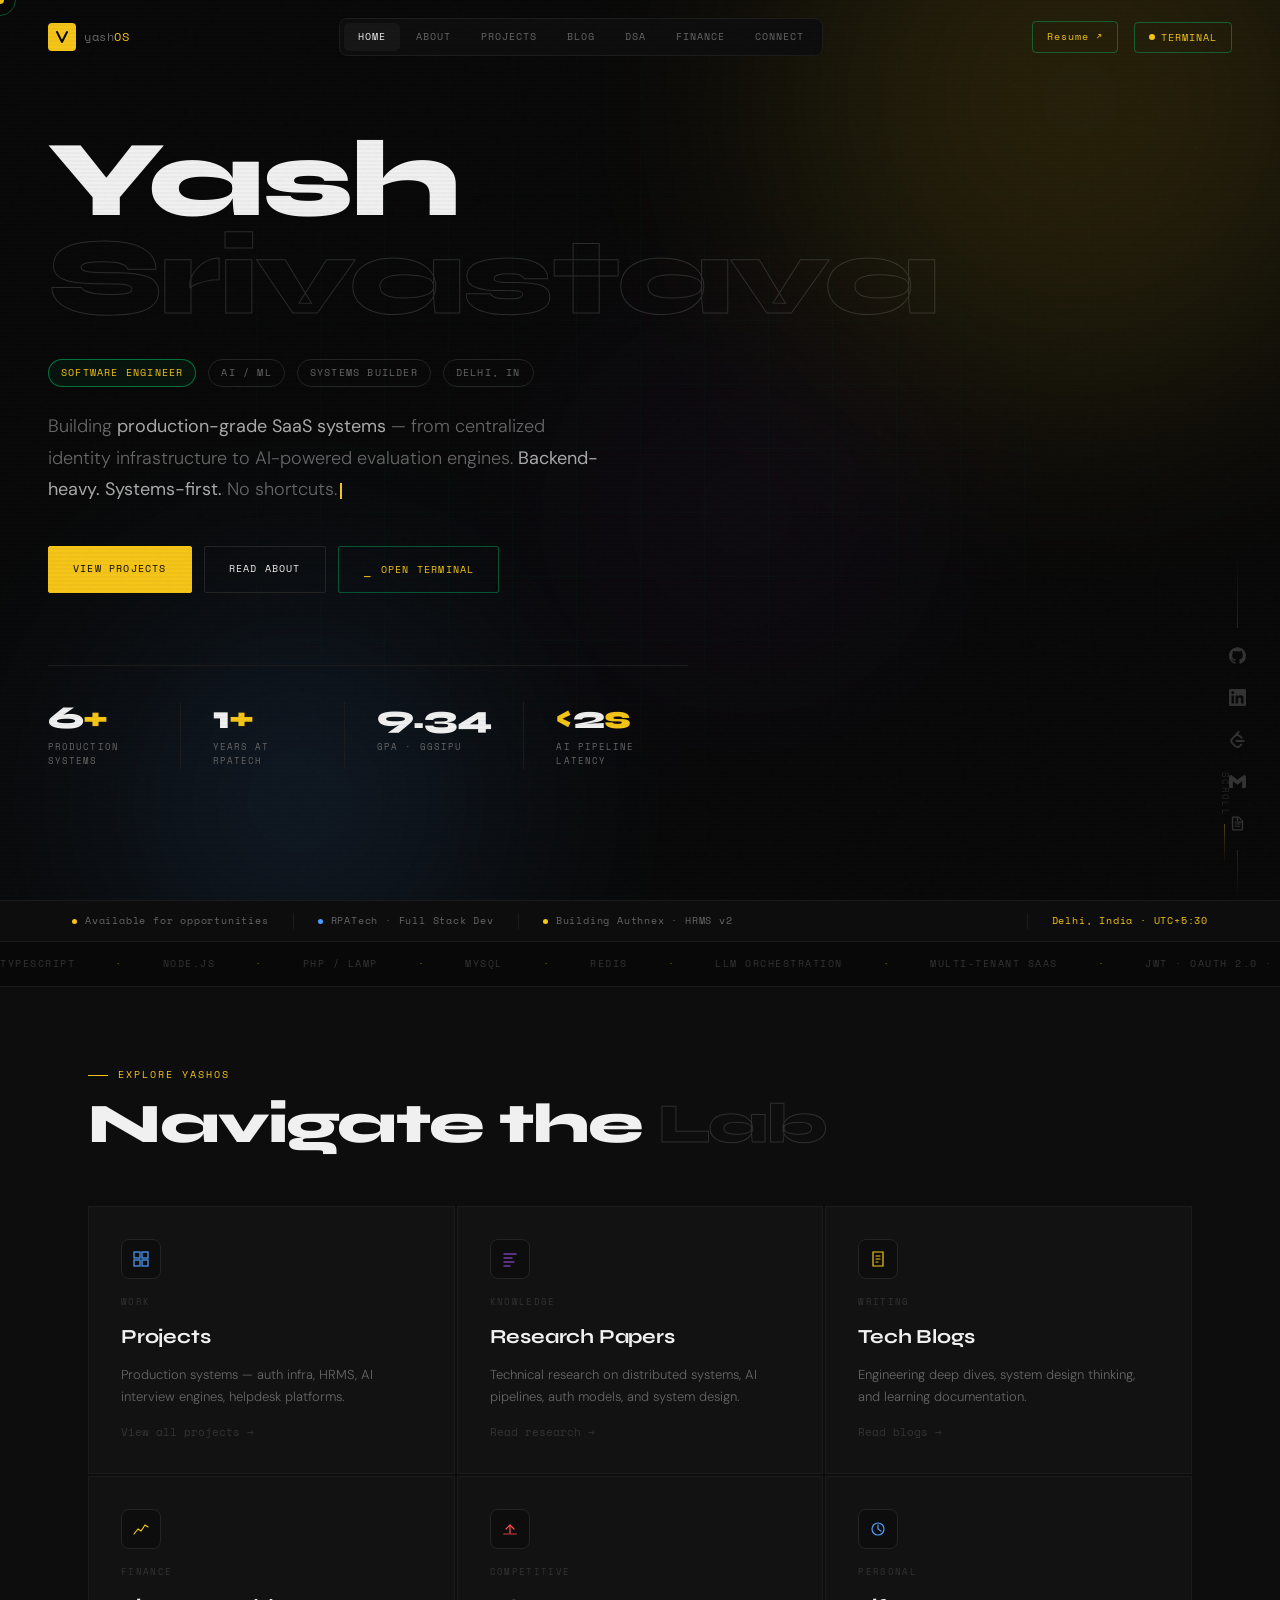
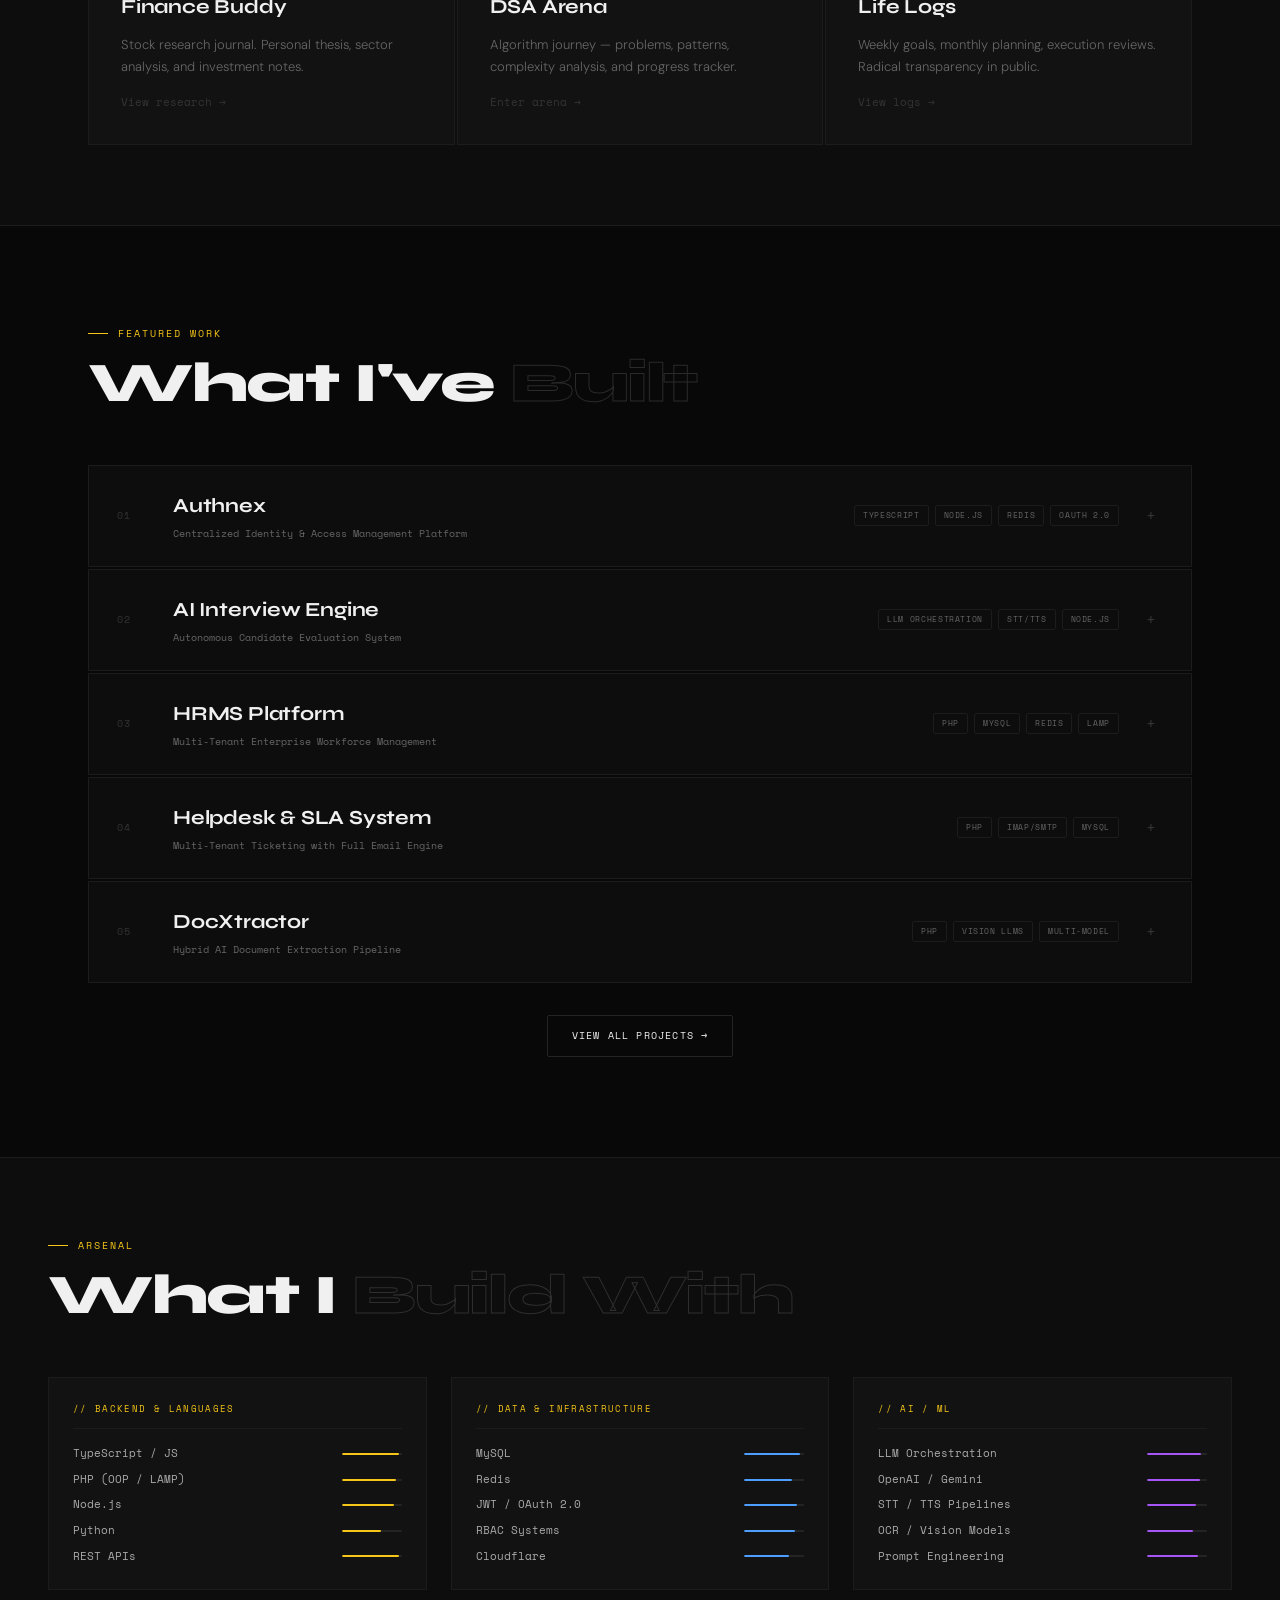
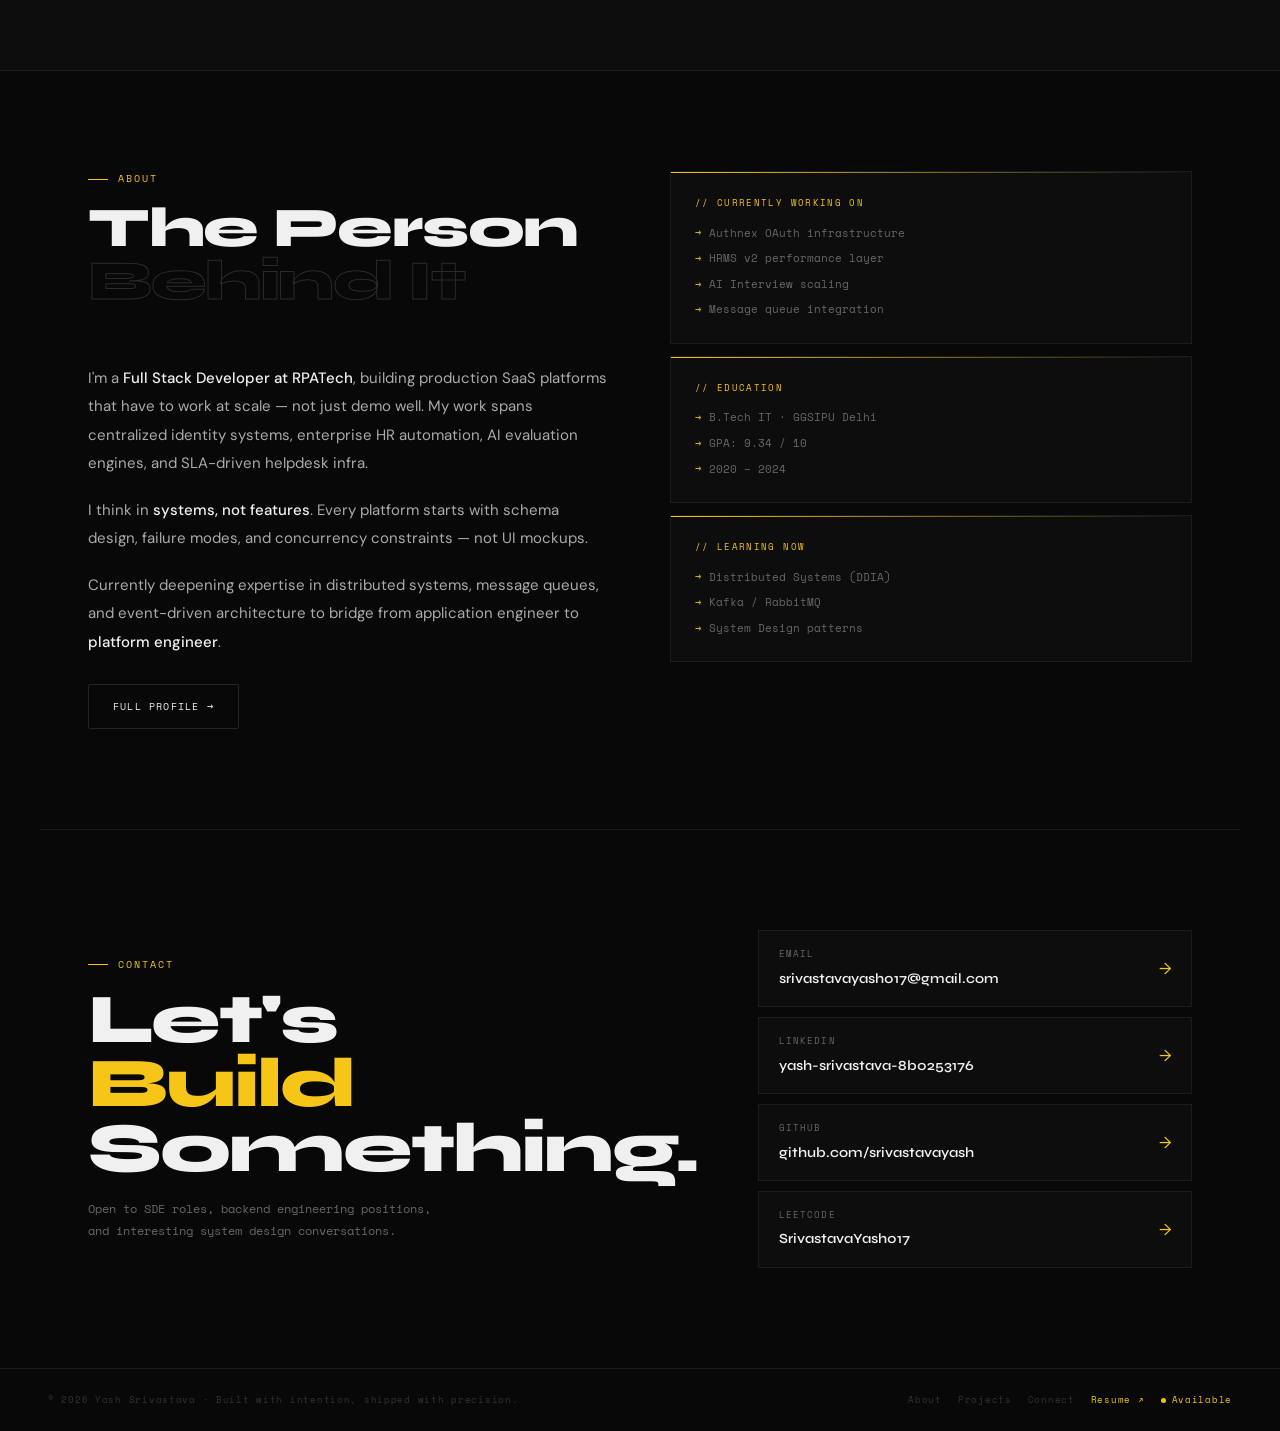
<file: index.html>
<!DOCTYPE html>
<html lang="en">

<head>
  <meta charset="UTF-8" />
  <meta name="viewport" content="width=device-width, initial-scale=1.0" />
  <title>YashOS — Yash Srivastava</title>
  <meta name="description"
    content="Full Stack Developer & AI/ML Engineer. Building systems, documenting thinking, sharing research." />
  <meta property="og:title" content="YashOS — Yash Srivastava" />
  <meta property="og:description" content="Full Stack Developer & AI/ML Engineer based in Delhi, India." />
  <meta property="og:type" content="website" />
  <link rel="preconnect" href="https://fonts.googleapis.com" />
  <link rel="preconnect" href="https://fonts.gstatic.com" crossorigin />
  <link
    href="https://fonts.googleapis.com/css2?family=Space+Mono:ital,wght@0,400;0,700;1,400&family=Syne:wght@400;500;600;700;800&family=DM+Sans:ital,opsz,wght@0,9..40,300;0,9..40,400;0,9..40,500;1,9..40,300&display=swap"
    rel="stylesheet" />
  <link rel="stylesheet" href="/assets/css/shared.css" />
  <style>
    /* ═══════════════════════════════════════════════════════
   DESIGN TOKENS
═══════════════════════════════════════════════════════ */
    :root {
      --bg: #080808;
      --bg2: #0d0d0d;
      --bg3: #121212;
      --bg4: #161616;
      --border: #1c1c1c;
      --border2: #242424;
      --green: #f5c518;
      --green2: #d4a017;
      --green-dim: rgba(245, 197, 24, .08);
      --blue: #4d9eff;
      --purple: #a855f7;
      --yellow: #f5c518;
      --red: #ff4d4d;
      --white: #f0f0f0;
      --gray1: #aaa;
      --gray2: #666;
      --gray3: #333;
      --mono: 'Space Mono', monospace;
      --sans: 'DM Sans', sans-serif;
      --display: 'Syne', sans-serif;
      --radius: 2px;
    }

    *,
    *::before,
    *::after {
      box-sizing: border-box;
      margin: 0;
      padding: 0;
    }

    html {
      scroll-behavior: smooth;
      font-size: 16px;
    }

    body {
      background: var(--bg);
      color: var(--white);
      font-family: var(--sans);
      overflow-x: hidden;
      cursor: none;
      line-height: 1.6;
    }

    /* ── SCROLLBAR ── */
    ::-webkit-scrollbar {
      width: 4px;
    }

    ::-webkit-scrollbar-track {
      background: var(--bg);
    }

    ::-webkit-scrollbar-thumb {
      background: var(--gray3);
      border-radius: 2px;
    }

    ::-webkit-scrollbar-thumb:hover {
      background: var(--green);
    }

    /* ── SELECTION ── */
    ::selection {
      background: rgba(0, 255, 136, .2);
      color: var(--green);
    }

    /* ─────────────────────────────────────────
   CURSOR
───────────────────────────────────────── */
    #cursor {
      position: fixed;
      width: 8px;
      height: 8px;
      background: var(--green);
      border-radius: 50%;
      pointer-events: none;
      z-index: 99999;
      transform: translate(-50%, -50%);
      transition: width .12s, height .12s, opacity .2s;
      mix-blend-mode: difference;
    }

    #cursor-ring {
      position: fixed;
      width: 32px;
      height: 32px;
      border: 1px solid rgba(0, 255, 136, .3);
      border-radius: 50%;
      pointer-events: none;
      z-index: 99998;
      transform: translate(-50%, -50%);
      transition: width .18s, height .18s, opacity .2s, border-color .2s;
    }

    #cursor.hover {
      width: 14px;
      height: 14px;
    }

    #cursor-ring.hover {
      width: 48px;
      height: 48px;
      border-color: rgba(0, 255, 136, .5);
    }

    #cursor.terminal-open {
      background: var(--green);
      mix-blend-mode: normal;
      opacity: .7;
    }

    /* ─────────────────────────────────────────
   NOISE + SCANLINES
───────────────────────────────────────── */
    .noise-overlay {
      position: fixed;
      inset: 0;
      background-image: url("data:image/svg+xml,%3Csvg viewBox='0 0 200 200' xmlns='http://www.w3.org/2000/svg'%3E%3Cfilter id='n'%3E%3CfeTurbulence type='fractalNoise' baseFrequency='0.85' numOctaves='4' stitchTiles='stitch'/%3E%3C/filter%3E%3Crect width='100%25' height='100%25' filter='url(%23n)' opacity='0.035'/%3E%3C/svg%3E");
      pointer-events: none;
      z-index: 9990;
      opacity: .5;
    }

    .scan-overlay {
      position: fixed;
      inset: 0;
      background: repeating-linear-gradient(0deg, transparent, transparent 2px, rgba(0, 0, 0, .025) 2px, rgba(0, 0, 0, .025) 4px);
      pointer-events: none;
      z-index: 9989;
    }

    /* ─────────────────────────────────────────
   SCROLL PROGRESS BAR
───────────────────────────────────────── */
    #scroll-progress {
      position: fixed;
      top: 0;
      left: 0;
      height: 2px;
      background: linear-gradient(90deg, var(--green), var(--blue));
      z-index: 9995;
      width: 0%;
      transition: width .1s;
    }

    /* ─────────────────────────────────────────
   NAV
───────────────────────────────────────── */
    nav {
      position: fixed;
      top: 0;
      left: 0;
      right: 0;
      z-index: 1000;
      display: flex;
      justify-content: space-between;
      align-items: center;
      padding: 18px 48px;
      transition: all .3s;
    }

    nav.scrolled {
      background: rgba(8, 8, 8, .9);
      backdrop-filter: blur(20px);
      border-bottom: 1px solid var(--border);
    }

    .nav-logo {
      font-family: var(--mono);
      font-size: 12px;
      color: var(--white);
      text-decoration: none;
      letter-spacing: .05em;
      display: flex;
      align-items: center;
      gap: 8px;
    }

    .nav-logo-icon {
      width: 28px;
      height: 28px;
      background: var(--green);
      display: flex;
      align-items: center;
      justify-content: center;
      border-radius: 4px;
    }

    .nav-logo-icon svg {
      width: 14px;
      height: 14px;
    }

    .nav-logo-text {
      color: var(--gray2);
    }

    .nav-logo-text span {
      color: var(--green);
    }

    .nav-center {
      display: flex;
      gap: 2px;
      background: var(--bg2);
      border: 1px solid var(--border);
      padding: 4px;
      border-radius: 8px;
    }

    .nav-center a {
      font-family: var(--mono);
      font-size: 10px;
      color: var(--gray2);
      text-decoration: none;
      letter-spacing: .1em;
      text-transform: uppercase;
      padding: 6px 14px;
      border-radius: 5px;
      transition: all .2s;
    }

    .nav-center a:hover,
    .nav-center a.active {
      color: var(--white);
      background: var(--bg4);
    }

    .nav-right {
      display: flex;
      align-items: center;
      gap: 16px;
    }

    .resume-btn {
      font-family: var(--mono);
      font-size: 10px;
      color: var(--green);
      text-decoration: none;
      border: 1px solid rgba(0, 255, 136, .3);
      padding: 7px 14px;
      border-radius: 4px;
      letter-spacing: .1em;
      transition: all .2s;
      white-space: nowrap;
    }

    .resume-btn:hover {
      background: rgba(0, 255, 136, .08);
      border-color: var(--green);
    }

    .terminal-btn {
      font-family: var(--mono);
      font-size: 10px;
      color: var(--green);
      background: transparent;
      border: 1px solid rgba(0, 255, 136, .3);
      padding: 7px 14px;
      cursor: pointer;
      letter-spacing: .1em;
      text-transform: uppercase;
      transition: all .2s;
      display: flex;
      align-items: center;
      gap: 6px;
      border-radius: 4px;
    }

    .terminal-btn:hover {
      background: var(--green-dim);
      border-color: var(--green);
    }

    .terminal-btn .t-dot {
      width: 6px;
      height: 6px;
      background: var(--green);
      border-radius: 50%;
      animation: pulse-dot 2s ease-in-out infinite;
    }

    @keyframes pulse-dot {

      0%,
      100% {
        opacity: .4;
        transform: scale(1);
      }

      50% {
        opacity: 1;
        transform: scale(1.3);
      }
    }

    .nav-mobile-btn {
      display: none;
      background: none;
      border: none;
      cursor: pointer;
      flex-direction: column;
      gap: 5px;
      padding: 4px;
    }

    .nav-mobile-btn span {
      display: block;
      width: 22px;
      height: 1px;
      background: var(--gray2);
      transition: all .3s;
    }

    /* ─────────────────────────────────────────
   HERO
───────────────────────────────────────── */
    #hero {
      min-height: 100vh;
      display: flex;
      flex-direction: column;
      justify-content: center;
      padding: 0 48px;
      position: relative;
      overflow: hidden;
    }

    /* Grid BG */
    .hero-grid {
      position: absolute;
      inset: 0;
      background-image:
        linear-gradient(rgba(0, 255, 136, .018) 1px, transparent 1px),
        linear-gradient(90deg, rgba(0, 255, 136, .018) 1px, transparent 1px);
      background-size: 64px 64px;
      mask-image: radial-gradient(ellipse 90% 90% at 50% 50%, black 20%, transparent 80%);
      pointer-events: none;
    }

    /* Glow orbs */
    .hero-orb {
      position: absolute;
      border-radius: 50%;
      filter: blur(120px);
      pointer-events: none;
      opacity: .12;
    }

    .hero-orb-1 {
      width: 600px;
      height: 600px;
      background: var(--green);
      top: -200px;
      right: -100px;
    }

    .hero-orb-2 {
      width: 400px;
      height: 400px;
      background: var(--blue);
      bottom: -100px;
      left: 100px;
    }

    .hero-orb-3 {
      width: 300px;
      height: 300px;
      background: var(--purple);
      top: 40%;
      right: 30%;
      opacity: .06;
    }

    /* Boot sequence */
    .hero-boot {
      font-family: var(--mono);
      font-size: 11px;
      color: var(--green);
      letter-spacing: .15em;
      margin-bottom: 32px;
      opacity: 0;
      animation: fadeUp .5s forwards .1s;
    }

    .boot-line {
      display: block;
      line-height: 2;
    }

    .boot-line .prefix {
      color: var(--gray3);
    }

    .boot-line .ok {
      color: var(--green);
    }

    .boot-line .loading {
      color: var(--yellow);
    }

    .hero-name {
      font-family: var(--display);
      font-weight: 800;
      font-size: clamp(52px, 8.5vw, 124px);
      line-height: .9;
      letter-spacing: -.025em;
      opacity: 0;
      transform: translateY(24px);
      animation: fadeUp .8s forwards .5s;
    }

    .hero-name .ghost {
      color: transparent;
      -webkit-text-stroke: 1px rgba(240, 240, 240, .15);
      display: block;
    }

    .hero-name .accent {
      color: var(--green);
    }

    .hero-role {
      margin-top: 32px;
      display: flex;
      align-items: center;
      gap: 12px;
      opacity: 0;
      transform: translateY(12px);
      animation: fadeUp .6s forwards .75s;
    }

    .hero-role-pill {
      font-family: var(--mono);
      font-size: 10px;
      letter-spacing: .12em;
      text-transform: uppercase;
      padding: 5px 12px;
      border-radius: 100px;
      border: 1px solid var(--border2);
      color: var(--gray2);
    }

    .hero-role-pill.active {
      border-color: rgba(0, 255, 136, .4);
      color: var(--green);
      background: rgba(0, 255, 136, .05);
    }

    .hero-tagline {
      font-size: clamp(14px, 1.6vw, 18px);
      color: var(--gray2);
      margin-top: 24px;
      max-width: 560px;
      line-height: 1.75;
      font-weight: 300;
      opacity: 0;
      transform: translateY(12px);
      animation: fadeUp .6s forwards .9s;
    }

    .hero-tagline strong {
      color: var(--gray1);
      font-weight: 400;
    }

    .hero-actions {
      display: flex;
      gap: 12px;
      margin-top: 40px;
      flex-wrap: wrap;
      opacity: 0;
      transform: translateY(12px);
      animation: fadeUp .6s forwards 1.05s;
    }

    .btn {
      font-family: var(--mono);
      font-size: 10px;
      letter-spacing: .12em;
      text-transform: uppercase;
      text-decoration: none;
      padding: 12px 24px;
      border: 1px solid var(--green);
      color: var(--bg);
      background: var(--green);
      cursor: pointer;
      transition: all .2s;
      border-radius: var(--radius);
      display: inline-flex;
      align-items: center;
      gap: 8px;
    }

    .btn:hover {
      background: var(--green2);
      transform: translateY(-2px);
      box-shadow: 0 8px 24px rgba(0, 255, 136, .2);
    }

    .btn.ghost {
      background: transparent;
      color: var(--white);
      border-color: var(--border2);
    }

    .btn.ghost:hover {
      border-color: var(--white);
      background: rgba(255, 255, 255, .04);
      transform: translateY(-2px);
    }

    .btn.terminal-launch {
      background: transparent;
      color: var(--green);
      border-color: rgba(0, 255, 136, .3);
    }

    .btn.terminal-launch:hover {
      background: var(--green-dim);
      border-color: var(--green);
    }

    /* Stats bar */
    .hero-stats {
      display: flex;
      gap: 0;
      margin-top: 72px;
      padding-top: 36px;
      border-top: 1px solid var(--border);
      opacity: 0;
      animation: fadeUp .6s forwards 1.2s;
      max-width: 640px;
    }

    .stat {
      flex: 1;
      padding-right: 32px;
      position: relative;
    }

    .stat+.stat {
      padding-left: 32px;
      border-left: 1px solid var(--border);
    }

    .stat-num {
      font-family: var(--display);
      font-weight: 800;
      font-size: 32px;
      line-height: 1;
      color: var(--white);
      letter-spacing: -.02em;
    }

    .stat-num .accent {
      color: var(--green);
    }

    .stat-label {
      font-family: var(--mono);
      font-size: 9px;
      color: var(--gray2);
      letter-spacing: .12em;
      text-transform: uppercase;
      margin-top: 6px;
    }

    .hero-scroll {
      position: absolute;
      bottom: 36px;
      right: 48px;
      display: flex;
      flex-direction: column;
      align-items: center;
      gap: 8px;
      opacity: .3;
      animation: pulse-scroll 2.5s ease-in-out infinite;
    }

    .hero-scroll span {
      font-family: var(--mono);
      font-size: 9px;
      color: var(--gray2);
      letter-spacing: .15em;
      text-transform: uppercase;
      writing-mode: vertical-rl;
    }

    .scroll-line {
      width: 1px;
      height: 40px;
      background: linear-gradient(to bottom, var(--green), transparent);
    }

    @keyframes pulse-scroll {

      0%,
      100% {
        opacity: .2;
        transform: translateY(0);
      }

      50% {
        opacity: .5;
        transform: translateY(4px);
      }
    }

    /* ─────────────────────────────────────────
   STATUS BAR (below hero)
───────────────────────────────────────── */
    .status-bar {
      background: var(--bg2);
      border-top: 1px solid var(--border);
      border-bottom: 1px solid var(--border);
      padding: 12px 48px;
      display: flex;
      align-items: center;
      gap: 0;
      overflow: hidden;
    }

    .status-item {
      display: flex;
      align-items: center;
      gap: 8px;
      font-family: var(--mono);
      font-size: 10px;
      color: var(--gray2);
      letter-spacing: .08em;
      padding: 0 24px;
      white-space: nowrap;
      flex-shrink: 0;
    }

    .status-item+.status-item {
      border-left: 1px solid var(--border);
    }

    .status-dot {
      width: 5px;
      height: 5px;
      border-radius: 50%;
      background: var(--green);
      animation: pulse-dot 2s ease-in-out infinite;
    }

    .status-dot.yellow {
      background: var(--yellow);
    }

    .status-dot.blue {
      background: var(--blue);
    }

    /* ─────────────────────────────────────────
   MARQUEE
───────────────────────────────────────── */
    .marquee-wrap {
      overflow: hidden;
      padding: 14px 0;
      background: transparent;
      border-bottom: 1px solid var(--border);
    }

    .marquee-track {
      display: flex;
      gap: 40px;
      animation: marquee 28s linear infinite;
      white-space: nowrap;
    }

    .marquee-track span {
      font-family: var(--mono);
      font-size: 10px;
      color: var(--gray3);
      letter-spacing: .15em;
      text-transform: uppercase;
      flex-shrink: 0;
    }

    .marquee-track span.dot {
      color: var(--green);
      opacity: .5;
    }

    @keyframes marquee {
      from {
        transform: translateX(0);
      }

      to {
        transform: translateX(-50%);
      }
    }

    /* ─────────────────────────────────────────
   SECTION COMMONS
───────────────────────────────────────── */
    .section {
      padding: 100px 48px;
      max-width: 1200px;
      margin: 0 auto;
    }

    .section-full {
      padding: 80px 48px;
      max-width: 100%;
    }

    .eyebrow {
      font-family: var(--mono);
      font-size: 10px;
      color: var(--green);
      letter-spacing: .2em;
      text-transform: uppercase;
      margin-bottom: 14px;
      display: flex;
      align-items: center;
      gap: 10px;
    }

    .eyebrow::before {
      content: '';
      width: 20px;
      height: 1px;
      background: var(--green);
      display: inline-block;
    }

    .section-heading {
      font-family: var(--display);
      font-weight: 800;
      font-size: clamp(28px, 4.5vw, 56px);
      line-height: .95;
      letter-spacing: -.025em;
      margin-bottom: 56px;
    }

    .section-heading .ghost {
      color: transparent;
      -webkit-text-stroke: 1px rgba(240, 240, 240, .15);
    }

    /* ─────────────────────────────────────────
   FEATURED MODULES (nav cards to pages)
───────────────────────────────────────── */
    #modules {
      background: var(--bg2);
      border-bottom: 1px solid var(--border);
    }

    .modules-inner {
      max-width: 1200px;
      margin: 0 auto;
      padding: 80px 48px;
    }

    .modules-grid {
      display: grid;
      grid-template-columns: repeat(3, 1fr);
      gap: 2px;
      margin-top: 48px;
    }

    .module-card {
      background: var(--bg3);
      border: 1px solid var(--border);
      padding: 32px;
      text-decoration: none;
      position: relative;
      overflow: hidden;
      transition: all .25s;
      display: flex;
      flex-direction: column;
      gap: 16px;
      cursor: pointer;
      group: true;
    }

    .module-card::before {
      content: '';
      position: absolute;
      top: 0;
      left: 0;
      right: 0;
      height: 2px;
      background: var(--card-accent, var(--green));
      transform: scaleX(0);
      transform-origin: left;
      transition: transform .3s;
    }

    .module-card:hover {
      background: var(--bg4);
      transform: translateY(-3px);
      border-color: var(--border2);
    }

    .module-card:hover::before {
      transform: scaleX(1);
    }

    .module-card.accent-blue {
      --card-accent: var(--blue);
    }

    .module-card.accent-purple {
      --card-accent: var(--purple);
    }

    .module-card.accent-yellow {
      --card-accent: var(--yellow);
    }

    .module-card.accent-red {
      --card-accent: var(--red);
    }

    .module-card.accent-green {
      --card-accent: var(--green);
    }

    .module-icon {
      width: 40px;
      height: 40px;
      display: flex;
      align-items: center;
      justify-content: center;
      border: 1px solid var(--border2);
      border-radius: 8px;
      background: var(--bg2);
    }

    .module-icon svg {
      width: 18px;
      height: 18px;
    }

    .module-label {
      font-family: var(--mono);
      font-size: 9px;
      color: var(--gray3);
      letter-spacing: .15em;
      text-transform: uppercase;
    }

    .module-title {
      font-family: var(--display);
      font-size: 20px;
      font-weight: 700;
      color: var(--white);
      letter-spacing: -.01em;
      line-height: 1.1;
    }

    .module-desc {
      font-size: 13px;
      color: var(--gray2);
      line-height: 1.7;
      font-weight: 300;
    }

    .module-arrow {
      margin-top: auto;
      font-family: var(--mono);
      font-size: 11px;
      color: var(--gray3);
      transition: color .2s, transform .2s;
      display: flex;
      align-items: center;
      gap: 6px;
    }

    .module-card:hover .module-arrow {
      color: var(--card-accent, var(--green));
      transform: translateX(4px);
    }

    /* ─────────────────────────────────────────
   QUICK PROJECTS PREVIEW
───────────────────────────────────────── */
    #projects-preview .projects-list {
      display: flex;
      flex-direction: column;
      gap: 2px;
    }

    .project-item {
      background: var(--bg2);
      border: 1px solid var(--border);
      overflow: hidden;
      transition: border-color .25s;
    }

    .project-item:hover {
      border-color: rgba(0, 255, 136, .25);
    }

    .project-header {
      display: grid;
      grid-template-columns: 36px 1fr auto auto;
      align-items: center;
      gap: 20px;
      padding: 24px 28px;
      cursor: pointer;
      user-select: none;
    }

    .project-num {
      font-family: var(--mono);
      font-size: 10px;
      color: var(--gray3);
      letter-spacing: .08em;
    }

    .project-name {
      font-family: var(--display);
      font-size: 20px;
      font-weight: 700;
      letter-spacing: -.01em;
      transition: color .2s;
    }

    .project-item:hover .project-name {
      color: var(--green);
    }

    .project-tagline {
      font-family: var(--mono);
      font-size: 10px;
      color: var(--gray2);
      margin-top: 4px;
    }

    .project-tags {
      display: flex;
      gap: 6px;
      flex-wrap: wrap;
    }

    .tag {
      font-family: var(--mono);
      font-size: 8px;
      letter-spacing: .08em;
      text-transform: uppercase;
      padding: 3px 8px;
      border: 1px solid var(--border);
      color: var(--gray2);
      border-radius: 2px;
    }

    .project-toggle {
      font-family: var(--mono);
      font-size: 16px;
      color: var(--gray3);
      width: 24px;
      text-align: center;
      transition: transform .3s, color .2s;
    }

    .project-item.open .project-toggle {
      transform: rotate(45deg);
      color: var(--green);
    }

    .project-body {
      max-height: 0;
      overflow: hidden;
      transition: max-height .45s cubic-bezier(.4, 0, .2, 1);
    }

    .project-item.open .project-body {
      max-height: 900px;
    }

    .project-body-inner {
      border-top: 1px solid var(--border);
      padding: 28px;
      display: grid;
      grid-template-columns: 1fr 260px;
      gap: 32px;
    }

    .project-bullets {
      list-style: none;
      display: flex;
      flex-direction: column;
      gap: 10px;
    }

    .project-bullets li {
      font-size: 13px;
      color: var(--gray1);
      line-height: 1.75;
      padding-left: 18px;
      position: relative;
    }

    .project-bullets li::before {
      content: '›';
      position: absolute;
      left: 0;
      color: var(--green);
      font-size: 14px;
    }

    .project-bullets li strong {
      color: var(--white);
      font-weight: 500;
    }

    .project-meta-block {
      background: var(--bg3);
      border: 1px solid var(--border);
      padding: 18px;
      margin-bottom: 10px;
    }

    .meta-label {
      font-family: var(--mono);
      font-size: 8px;
      color: var(--green);
      letter-spacing: .15em;
      text-transform: uppercase;
      margin-bottom: 8px;
    }

    .meta-value {
      font-family: var(--mono);
      font-size: 10px;
      color: var(--gray2);
      line-height: 1.9;
    }

    /* ─────────────────────────────────────────
   STACK SECTION
───────────────────────────────────────── */
    #stack-section {
      background: var(--bg2);
      border-top: 1px solid var(--border);
      border-bottom: 1px solid var(--border);
    }

    .stack-categories {
      display: grid;
      grid-template-columns: repeat(3, 1fr);
      gap: 24px;
    }

    .stack-cat {
      background: var(--bg3);
      border: 1px solid var(--border);
      padding: 24px;
    }

    .stack-cat-title {
      font-family: var(--mono);
      font-size: 9px;
      color: var(--green);
      letter-spacing: .15em;
      text-transform: uppercase;
      margin-bottom: 16px;
      padding-bottom: 12px;
      border-bottom: 1px solid var(--border);
    }

    .stack-items {
      display: flex;
      flex-direction: column;
      gap: 8px;
    }

    .stack-item {
      display: flex;
      align-items: center;
      justify-content: space-between;
      font-family: var(--mono);
      font-size: 11px;
      color: var(--gray1);
    }

    .stack-item-bar {
      height: 2px;
      width: 60px;
      background: var(--border2);
      border-radius: 2px;
      position: relative;
      overflow: hidden;
    }

    .stack-item-bar-fill {
      position: absolute;
      left: 0;
      top: 0;
      bottom: 0;
      background: var(--green);
      border-radius: 2px;
      width: var(--fill, 0%);
      transition: width 1.2s cubic-bezier(.4, 0, .2, 1);
    }

    .stack-item-bar-fill.blue {
      background: var(--blue);
    }

    .stack-item-bar-fill.purple {
      background: var(--purple);
    }

    .stack-item-bar-fill.yellow {
      background: var(--yellow);
    }

    /* ─────────────────────────────────────────
   ABOUT STRIP
───────────────────────────────────────── */
    #about-strip .about-grid {
      display: grid;
      grid-template-columns: 1fr 1fr;
      gap: 60px;
      align-items: start;
    }

    .about-text {
      font-size: 15px;
      line-height: 1.9;
      color: var(--gray1);
    }

    .about-text p+p {
      margin-top: 18px;
    }

    .about-text strong {
      color: var(--white);
      font-weight: 500;
    }

    .about-cards {
      display: flex;
      flex-direction: column;
      gap: 12px;
    }

    .about-card {
      background: var(--bg2);
      border: 1px solid var(--border);
      padding: 24px;
      position: relative;
      overflow: hidden;
    }

    .about-card::after {
      content: '';
      position: absolute;
      top: 0;
      left: 0;
      right: 0;
      height: 1px;
      background: linear-gradient(90deg, var(--green), transparent);
    }

    .about-card-label {
      font-family: var(--mono);
      font-size: 9px;
      color: var(--green);
      letter-spacing: .15em;
      text-transform: uppercase;
      margin-bottom: 14px;
    }

    .about-list {
      display: flex;
      flex-direction: column;
      gap: 8px;
    }

    .about-list-item {
      font-family: var(--mono);
      font-size: 11px;
      color: var(--gray2);
      display: flex;
      align-items: center;
      gap: 8px;
    }

    .about-list-item::before {
      content: '→';
      color: var(--green);
      font-size: 10px;
    }

    /* ─────────────────────────────────────────
   CONTACT STRIP
───────────────────────────────────────── */
    #contact-strip {
      border-top: 1px solid var(--border);
    }

    .contact-inner {
      display: grid;
      grid-template-columns: 1fr 1fr;
      gap: 60px;
      align-items: center;
    }

    .contact-headline {
      font-family: var(--display);
      font-weight: 800;
      font-size: clamp(32px, 5.5vw, 70px);
      line-height: .92;
      letter-spacing: -.03em;
    }

    .contact-headline span {
      color: var(--green);
    }

    .contact-sub {
      font-family: var(--mono);
      font-size: 12px;
      color: var(--gray2);
      margin-top: 18px;
      line-height: 1.8;
    }

    .contact-links {
      display: flex;
      flex-direction: column;
      gap: 10px;
    }

    .contact-link {
      display: flex;
      align-items: center;
      justify-content: space-between;
      padding: 16px 20px;
      background: var(--bg2);
      border: 1px solid var(--border);
      text-decoration: none;
      transition: all .2s;
    }

    .contact-link:hover {
      border-color: rgba(0, 255, 136, .4);
      background: var(--green-dim);
      transform: translateX(4px);
    }

    .contact-link-left {}

    .contact-link-platform {
      font-family: var(--mono);
      font-size: 9px;
      color: var(--gray2);
      letter-spacing: .12em;
      text-transform: uppercase;
      display: block;
      margin-bottom: 3px;
    }

    .contact-link-handle {
      font-family: var(--display);
      font-size: 14px;
      font-weight: 600;
      color: var(--white);
    }

    .contact-link-arrow {
      color: var(--green);
      font-size: 16px;
      transition: transform .2s;
    }

    .contact-link:hover .contact-link-arrow {
      transform: translateX(4px);
    }

    /* ─────────────────────────────────────────
   FOOTER
───────────────────────────────────────── */
    footer {
      border-top: 1px solid var(--border);
      padding: 24px 48px;
      display: flex;
      justify-content: space-between;
      align-items: center;
    }

    .footer-left {
      font-family: var(--mono);
      font-size: 9px;
      color: var(--gray3);
      letter-spacing: .08em;
    }

    .footer-right {
      font-family: var(--mono);
      font-size: 9px;
      color: var(--gray3);
      letter-spacing: .08em;
      display: flex;
      align-items: center;
      gap: 16px;
    }

    .footer-right a {
      color: var(--gray3);
      text-decoration: none;
      transition: color .2s;
    }

    .footer-right a:hover {
      color: var(--green);
    }

    .footer-status {
      display: flex;
      align-items: center;
      gap: 6px;
      color: var(--green);
    }

    /* ─────────────────────────────────────────
   TERMINAL OVERLAY
───────────────────────────────────────── */
    #terminal-overlay {
      position: fixed;
      inset: 0;
      z-index: 9000;
      background: rgba(0, 0, 0, .85);
      backdrop-filter: blur(8px);
      display: flex;
      align-items: center;
      justify-content: center;
      opacity: 0;
      pointer-events: none;
      transition: opacity .3s;
    }

    #terminal-overlay.active {
      opacity: 1;
      pointer-events: all;
    }

    .terminal-window {
      width: min(780px, 94vw);
      height: min(540px, 80vh);
      background: #0a0a0a;
      border: 1px solid rgba(0, 255, 136, .3);
      border-radius: 8px;
      overflow: hidden;
      display: flex;
      flex-direction: column;
      box-shadow: 0 0 80px rgba(0, 255, 136, .08), 0 40px 120px rgba(0, 0, 0, .8);
      transform: scale(.95) translateY(20px);
      transition: transform .35s cubic-bezier(.34, 1.56, .64, 1), opacity .3s;
      opacity: 0;
    }

    #terminal-overlay.active .terminal-window {
      transform: scale(1) translateY(0);
      opacity: 1;
    }

    .terminal-titlebar {
      background: #111;
      border-bottom: 1px solid var(--border);
      padding: 12px 16px;
      display: flex;
      align-items: center;
      gap: 12px;
      flex-shrink: 0;
    }

    .t-dots {
      display: flex;
      gap: 7px;
    }

    .t-dot-btn {
      width: 11px;
      height: 11px;
      border-radius: 50%;
      cursor: pointer;
      transition: opacity .2s;
    }

    .t-dot-btn:hover {
      opacity: .7;
    }

    .t-dot-btn.red {
      background: #ff5f56;
    }

    .t-dot-btn.yellow {
      background: #ffbd2e;
    }

    .t-dot-btn.green {
      background: #27c93f;
    }

    .t-title {
      flex: 1;
      text-align: center;
      font-family: var(--mono);
      font-size: 10px;
      color: var(--gray2);
      letter-spacing: .1em;
    }

    .t-version {
      font-family: var(--mono);
      font-size: 9px;
      color: var(--gray3);
      letter-spacing: .08em;
    }

    .terminal-body {
      flex: 1;
      overflow-y: auto;
      padding: 20px;
      display: flex;
      flex-direction: column;
      gap: 4px;
      scrollbar-width: thin;
      scrollbar-color: var(--border) transparent;
    }

    .terminal-body::-webkit-scrollbar {
      width: 3px;
    }

    .terminal-body::-webkit-scrollbar-thumb {
      background: var(--border2);
    }

    .t-line {
      font-family: var(--mono);
      font-size: 12px;
      line-height: 1.8;
      white-space: pre-wrap;
      word-break: break-word;
    }

    .t-line.prompt {
      color: var(--white);
    }

    .t-line.prompt .t-user {
      color: var(--green);
    }

    .t-line.prompt .t-at {
      color: var(--gray3);
    }

    .t-line.prompt .t-dir {
      color: var(--blue);
    }

    .t-line.output {
      color: var(--gray2);
    }

    .t-line.output.green {
      color: var(--green);
    }

    .t-line.output.yellow {
      color: var(--yellow);
    }

    .t-line.output.blue {
      color: var(--blue);
    }

    .t-line.output.red {
      color: var(--red);
    }

    .t-line.output.dim {
      color: var(--gray3);
    }

    .t-line.output.bold {
      color: var(--white);
      font-weight: 700;
    }

    .t-line.blank {
      height: 6px;
    }

    .terminal-input-row {
      display: flex;
      align-items: center;
      gap: 8px;
      padding: 12px 20px;
      border-top: 1px solid var(--border);
      background: #0a0a0a;
      flex-shrink: 0;
    }

    .t-prompt-label {
      font-family: var(--mono);
      font-size: 12px;
      white-space: nowrap;
      flex-shrink: 0;
    }

    .t-prompt-label .t-user {
      color: var(--green);
    }

    .t-prompt-label .t-at {
      color: var(--gray3);
    }

    .t-prompt-label .t-dir {
      color: var(--blue);
    }

    .t-prompt-label .t-arrow {
      color: var(--green);
    }

    #terminal-input {
      flex: 1;
      background: transparent;
      border: none;
      outline: none;
      font-family: var(--mono);
      font-size: 12px;
      color: var(--white);
      caret-color: var(--green);
    }

    /* ─────────────────────────────────────────
   ANIMATIONS
───────────────────────────────────────── */
    @keyframes fadeUp {
      to {
        opacity: 1;
        transform: translateY(0);
      }
    }

    @keyframes fadeIn {
      from {
        opacity: 0;
      }

      to {
        opacity: 1;
      }
    }

    @keyframes blink {

      0%,
      100% {
        opacity: 1;
      }

      50% {
        opacity: 0;
      }
    }

    @keyframes typing-cursor {

      0%,
      100% {
        border-right-color: var(--green);
      }

      50% {
        border-right-color: transparent;
      }
    }

    .cursor-blink {
      display: inline-block;
      width: 2px;
      height: .9em;
      background: var(--green);
      margin-left: 3px;
      vertical-align: middle;
      animation: blink 1s step-end infinite;
    }

    /* ─────────────────────────────────────────
   REVEAL
───────────────────────────────────────── */
    .reveal {
      opacity: 0;
      transform: translateY(24px);
      transition: opacity .7s ease, transform .7s ease;
    }

    .reveal.visible {
      opacity: 1;
      transform: translateY(0);
    }

    .reveal-d1 {
      transition-delay: .1s;
    }

    .reveal-d2 {
      transition-delay: .2s;
    }

    .reveal-d3 {
      transition-delay: .3s;
    }

    .reveal-d4 {
      transition-delay: .4s;
    }

    .reveal-d5 {
      transition-delay: .5s;
    }

    /* ─────────────────────────────────────────
   MOBILE
───────────────────────────────────────── */
    @media (max-width: 900px) {
      nav {
        padding: 16px 24px;
      }

      .nav-center {
        display: none;
      }

      .nav-mobile-btn {
        display: flex;
      }

      #hero {
        padding: 0 24px;
      }

      .hero-stats {
        flex-wrap: wrap;
        gap: 16px;
      }

      .stat {
        flex: none;
        min-width: 120px;
      }

      .stat+.stat {
        padding-left: 16px;
      }

      .hero-scroll {
        display: none;
      }

      .status-bar {
        padding: 10px 24px;
        gap: 0;
      }

      .section {
        padding: 64px 24px;
      }

      .section-full {
        padding: 64px 24px;
      }

      .modules-inner {
        padding: 60px 24px;
      }

      .modules-grid {
        grid-template-columns: 1fr 1fr;
      }

      .stack-categories {
        grid-template-columns: 1fr;
      }

      #about-strip .about-grid {
        grid-template-columns: 1fr;
        gap: 36px;
      }

      .contact-inner {
        grid-template-columns: 1fr;
        gap: 40px;
      }

      .project-header {
        grid-template-columns: 28px 1fr auto;
      }

      .project-tags {
        display: none;
      }

      .project-body-inner {
        grid-template-columns: 1fr;
      }

      footer {
        padding: 20px 24px;
        flex-direction: column;
        gap: 8px;
        text-align: center;
      }
    }

    @media (max-width: 560px) {
      .modules-grid {
        grid-template-columns: 1fr;
      }
    }

    /* Mobile nav drawer */
    .mobile-nav {
      display: none;
      position: fixed;
      top: 0;
      left: 0;
      right: 0;
      bottom: 0;
      background: var(--bg2);
      z-index: 999;
      flex-direction: column;
      align-items: center;
      justify-content: center;
      gap: 8px;
    }

    .mobile-nav.active {
      display: flex;
    }

    .mobile-nav a {
      font-family: var(--display);
      font-size: 32px;
      font-weight: 800;
      color: var(--white);
      text-decoration: none;
      letter-spacing: -.02em;
      padding: 8px 0;
      transition: color .2s;
    }

    .mobile-nav a:hover {
      color: var(--green);
    }

    .mobile-nav-close {
      position: absolute;
      top: 20px;
      right: 24px;
      background: none;
      border: none;
      color: var(--gray2);
      font-size: 24px;
      cursor: pointer;
    }
  </style>
</head>

<body>

  <!-- Overlays -->
  <div class="noise-overlay"></div>
  <div class="scan-overlay"></div>
  <div id="scroll-progress"></div>

  <!-- Cursor -->
  <div id="cursor"></div>
  <div id="cursor-ring"></div>

  <!-- ═══════════════ SOCIAL STRIP ═══════════════ -->
  <div class="social-strip" id="social-strip">
    <div class="social-strip-line"></div>

    <!-- GitHub -->
    <a class="social-btn" href="https://github.com/srivastavayash" target="_blank" rel="noopener" data-label="GitHub">
      <svg viewBox="0 0 24 24" xmlns="http://www.w3.org/2000/svg">
        <path d="M12 .297c-6.63 0-12 5.373-12 12 0 5.303 3.438 9.8 8.205 11.385.6.113.82-.258.82-.577 0-.285-.01-1.04-.015-2.04-3.338.724-4.042-1.61-4.042-1.61C4.422 18.07 3.633 17.7 3.633 17.7c-1.087-.744.084-.729.084-.729 1.205.084 1.838 1.236 1.838 1.236 1.07 1.835 2.809 1.305 3.495.998.108-.776.417-1.305.76-1.605-2.665-.3-5.466-1.332-5.466-5.93 0-1.31.465-2.38 1.235-3.22-.135-.303-.54-1.523.105-3.176 0 0 1.005-.322 3.3 1.23.96-.267 1.98-.399 3-.405 1.02.006 2.04.138 3 .405 2.28-1.552 3.285-1.23 3.285-1.23.645 1.653.24 2.873.12 3.176.765.84 1.23 1.91 1.23 3.22 0 4.61-2.805 5.625-5.475 5.92.42.36.81 1.096.81 2.22 0 1.606-.015 2.896-.015 3.286 0 .315.21.69.825.57C20.565 22.092 24 17.592 24 12.297c0-6.627-5.373-12-12-12"/>
      </svg>
    </a>

    <!-- LinkedIn -->
    <a class="social-btn" href="https://linkedin.com/in/yash-srivastava-8b0253176" target="_blank" rel="noopener" data-label="LinkedIn">
      <svg viewBox="0 0 24 24" xmlns="http://www.w3.org/2000/svg">
        <path d="M20.447 20.452h-3.554v-5.569c0-1.328-.027-3.037-1.852-3.037-1.853 0-2.136 1.445-2.136 2.939v5.667H9.351V9h3.414v1.561h.046c.477-.9 1.637-1.85 3.37-1.85 3.601 0 4.267 2.37 4.267 5.455v6.286zM5.337 7.433a2.062 2.062 0 0 1-2.063-2.065 2.064 2.064 0 1 1 2.063 2.065zm1.782 13.019H3.555V9h3.564v11.452zM22.225 0H1.771C.792 0 0 .774 0 1.729v20.542C0 23.227.792 24 1.771 24h20.451C23.2 24 24 23.227 24 22.271V1.729C24 .774 23.2 0 22.222 0h.003z"/>
      </svg>
    </a>

    <!-- LeetCode -->
    <a class="social-btn" href="https://leetcode.com/SrivastavaYash017" target="_blank" rel="noopener" data-label="LeetCode">
      <svg viewBox="0 0 24 24" xmlns="http://www.w3.org/2000/svg">
        <path d="M13.483 0a1.374 1.374 0 0 0-.961.438L7.116 6.226l-3.854 4.126a5.266 5.266 0 0 0-1.209 2.104 5.35 5.35 0 0 0-.125.513 5.527 5.527 0 0 0 .062 2.362 5.83 5.83 0 0 0 .349 1.017 5.938 5.938 0 0 0 1.271 1.818l4.277 4.193.039.038c2.248 2.165 5.852 2.133 8.063-.074l2.396-2.392c.54-.54.54-1.414.003-1.955a1.378 1.378 0 0 0-1.951-.003l-2.396 2.392a3.021 3.021 0 0 1-4.205.038l-.02-.019-4.276-4.193c-.652-.64-.972-1.469-.948-2.263a2.68 2.68 0 0 1 .066-.523 2.545 2.545 0 0 1 .619-1.164L9.13 8.114c1.058-1.134 3.204-1.27 4.43-.278l3.501 2.831c.593.48 1.461.387 1.94-.207a1.384 1.384 0 0 0-.207-1.943l-3.5-2.831c-.8-.647-1.766-1.045-2.774-1.202l2.015-2.158A1.384 1.384 0 0 0 13.483 0zm-2.866 12.815a1.38 1.38 0 0 0-1.38 1.382 1.38 1.38 0 0 0 1.38 1.382H20.79a1.38 1.38 0 0 0 1.38-1.382 1.38 1.38 0 0 0-1.38-1.382z"/>
      </svg>
    </a>

    <!-- Email -->
    <a class="social-btn" href="mailto:srivastavayash017@gmail.com" data-label="Email">
      <svg viewBox="0 0 24 24" xmlns="http://www.w3.org/2000/svg">
        <path d="M24 5.457v13.909c0 .904-.732 1.636-1.636 1.636h-3.819V11.73L12 16.64l-6.545-4.91v9.273H1.636A1.636 1.636 0 0 1 0 19.366V5.457c0-2.023 2.309-3.178 3.927-1.964L5.455 4.64 12 9.548l6.545-4.909 1.528-1.145C21.69 2.28 24 3.434 24 5.457z"/>
      </svg>
    </a>

    <!-- Resume -->
    <a class="social-btn" href="https://drive.google.com/file/d/13nmiIk8Cnp9zGIHeNmVFmNe8Vc36GEgN/view?usp=drive_link" target="_blank" rel="noopener" data-label="Resume">
      <svg viewBox="0 0 24 24" xmlns="http://www.w3.org/2000/svg">
        <path d="M14 2H6a2 2 0 0 0-2 2v16a2 2 0 0 0 2 2h12a2 2 0 0 0 2-2V8l-6-6zm-1 1.5L18.5 9H13V3.5zM6 20V4h5v7h7v9H6zm2-5h8v1.5H8V15zm0-3h8v1.5H8V12zm0-3h4v1.5H8V9z"/>
      </svg>
    </a>

    <div class="social-strip-bottom-line"></div>
  </div>

  <!-- Mobile Nav -->
  <div class="mobile-nav" id="mobile-nav">
    <button class="mobile-nav-close" onclick="closeMobileNav()">✕</button>
    <a href="/" onclick="closeMobileNav()">Home</a>
    <a href="/pages/about.html" onclick="closeMobileNav()">About</a>
    <a href="/pages/projects.html" onclick="closeMobileNav()">Projects</a>
    <a href="/pages/blog.html" onclick="closeMobileNav()">Blog</a>
    <a href="/pages/dsa.html" onclick="closeMobileNav()">DSA</a>
    <a href="/pages/finance.html" onclick="closeMobileNav()">Finance</a>
    <a href="/pages/lifelogs.html" onclick="closeMobileNav()">Life Logs</a>
    <a href="/pages/connect.html" onclick="closeMobileNav()">Connect</a>
  </div>

  <!-- ═══════════════ NAV ═══════════════ -->
  <nav id="navbar">
    <a class="nav-logo" href="#hero">
      <div class="nav-logo-icon">
        <svg viewBox="0 0 14 14" fill="none" xmlns="http://www.w3.org/2000/svg">
          <path d="M2 2L7 12L12 2" stroke="#080808" stroke-width="2" stroke-linecap="round" stroke-linejoin="round" />
        </svg>
      </div>
      <span class="nav-logo-text">yash<span>OS</span></span>
    </a>

    <div class="nav-center">
      <a href="/" class="active">Home</a>
      <a href="/pages/about.html">About</a>
      <a href="/pages/projects.html">Projects</a>
      <a href="/pages/blog.html">Blog</a>
      <a href="/pages/dsa.html">DSA</a>
      <a href="/pages/finance.html">Finance</a>
      <a href="/pages/connect.html">Connect</a>
    </div>

    <div class="nav-right">
      <a href="https://drive.google.com/file/d/13nmiIk8Cnp9zGIHeNmVFmNe8Vc36GEgN/view?usp=drive_link" target="_blank" rel="noopener" class="resume-btn">Resume ↗</a>
      <button class="terminal-btn" onclick="openTerminal()">
        <div class="t-dot"></div>
        Terminal
      </button>
      <button class="nav-mobile-btn" onclick="openMobileNav()">
        <span></span><span></span><span></span>
      </button>
    </div>
  </nav>

  <!-- ═══════════════ HERO ═══════════════ -->
  <section id="hero">
    <div class="hero-grid"></div>
    <div class="hero-orb hero-orb-1"></div>
    <div class="hero-orb hero-orb-2"></div>
    <div class="hero-orb hero-orb-3"></div>


    <h1 class="hero-name">
      Yash<br>
      <span class="ghost">Srivastava</span>
    </h1>

    <div class="hero-role">
      <div class="hero-role-pill active">Software Engineer</div>
      <div class="hero-role-pill">AI / ML</div>
      <div class="hero-role-pill">Systems Builder</div>
      <div class="hero-role-pill">Delhi, IN</div>
    </div>

    <p class="hero-tagline">
      Building <strong>production-grade SaaS systems</strong> — from centralized identity infrastructure
      to AI-powered evaluation engines. <strong>Backend-heavy. Systems-first.</strong> No shortcuts.<span
        class="cursor-blink"></span>
    </p>

    <div class="hero-actions">
      <a class="btn" href="#projects-preview">View Projects</a>
      <a class="btn ghost" href="/pages/about.html">Read About</a>
      <button class="btn terminal-launch" onclick="openTerminal()">
        <span style="font-size:14px">_</span> Open Terminal
      </button>
    </div>

    <div class="hero-stats">
      <div class="stat">
        <div class="stat-num"><span class="count" data-target="6">0</span><span class="accent">+</span></div>
        <div class="stat-label">Production Systems</div>
      </div>
      <div class="stat">
        <div class="stat-num"><span class="count" data-target="1">0</span><span class="accent">+</span></div>
        <div class="stat-label">Years at RPATech</div>
      </div>
      <div class="stat">
        <div class="stat-num"><span class="count-float" data-target="9.34">0</span></div>
        <div class="stat-label">GPA · GGSIPU</div>
      </div>
      <div class="stat">
        <div class="stat-num"><span class="accent">&lt;</span>2<span class="accent">s</span></div>
        <div class="stat-label">AI Pipeline Latency</div>
      </div>
    </div>

    <div class="hero-scroll">
      <span>Scroll</span>
      <div class="scroll-line"></div>
    </div>
  </section>

  <!-- STATUS BAR -->
  <div class="status-bar">
    <div class="status-item">
      <div class="status-dot"></div> Available for opportunities
    </div>
    <div class="status-item">
      <div class="status-dot blue"></div> RPATech · Full Stack Dev
    </div>
    <div class="status-item">
      <div class="status-dot yellow"></div> Building Authnex · HRMS v2
    </div>
    <div class="status-item" style="margin-left:auto;"><span
        style="color:var(--green);font-family:var(--mono);font-size:10px;">Delhi, India · UTC+5:30</span></div>
  </div>

  <!-- MARQUEE -->
  <div class="marquee-wrap">
    <div class="marquee-track">
      <span>TypeScript</span><span class="dot">·</span>
      <span>Node.js</span><span class="dot">·</span>
      <span>PHP / LAMP</span><span class="dot">·</span>
      <span>MySQL</span><span class="dot">·</span>
      <span>Redis</span><span class="dot">·</span>
      <span>LLM Orchestration</span><span class="dot">·</span>
      <span>Multi-Tenant SaaS</span><span class="dot">·</span>
      <span>JWT · OAuth 2.0 · RBAC</span><span class="dot">·</span>
      <span>OpenAI · Gemini · Claude</span><span class="dot">·</span>
      <span>STT · TTS Pipelines</span><span class="dot">·</span>
      <span>OCR · Vision Models</span><span class="dot">·</span>
      <span>Cloudflare</span><span class="dot">·</span>
      <span>Async Workers</span><span class="dot">·</span>
      <!-- duplicate -->
      <span>TypeScript</span><span class="dot">·</span>
      <span>Node.js</span><span class="dot">·</span>
      <span>PHP / LAMP</span><span class="dot">·</span>
      <span>MySQL</span><span class="dot">·</span>
      <span>Redis</span><span class="dot">·</span>
      <span>LLM Orchestration</span><span class="dot">·</span>
      <span>Multi-Tenant SaaS</span><span class="dot">·</span>
      <span>JWT · OAuth 2.0 · RBAC</span><span class="dot">·</span>
      <span>OpenAI · Gemini · Claude</span><span class="dot">·</span>
      <span>STT · TTS Pipelines</span><span class="dot">·</span>
      <span>OCR · Vision Models</span><span class="dot">·</span>
      <span>Cloudflare</span><span class="dot">·</span>
      <span>Async Workers</span><span class="dot">·</span>
    </div>
  </div>

  <!-- ═══════════════ MODULES ═══════════════ -->
  <div id="modules">
    <div class="modules-inner">
      <div class="eyebrow reveal">Explore yashOS</div>
      <h2 class="section-heading reveal reveal-d1">Navigate the <span class="ghost">Lab</span></h2>

      <div class="modules-grid">

        <a class="module-card accent-blue reveal reveal-d1" href="/pages/projects.html">
          <div class="module-icon">
            <svg viewBox="0 0 18 18" fill="none" xmlns="http://www.w3.org/2000/svg">
              <rect x="2" y="2" width="6" height="6" stroke="#4d9eff" stroke-width="1.2" />
              <rect x="10" y="2" width="6" height="6" stroke="#4d9eff" stroke-width="1.2" />
              <rect x="2" y="10" width="6" height="6" stroke="#4d9eff" stroke-width="1.2" />
              <rect x="10" y="10" width="6" height="6" stroke="#4d9eff" stroke-width="1.2" />
            </svg>
          </div>
          <div class="module-label">Work</div>
          <div class="module-title">Projects</div>
          <div class="module-desc">Production systems — auth infra, HRMS, AI interview engines, helpdesk platforms.
          </div>
          <div class="module-arrow">View all projects →</div>
        </a>

        <a class="module-card accent-purple reveal reveal-d2" href="/pages/research.html">
          <div class="module-icon">
            <svg viewBox="0 0 18 18" fill="none" xmlns="http://www.w3.org/2000/svg">
              <path d="M3 4h12M3 8h8M3 12h10M3 16h6" stroke="#a855f7" stroke-width="1.2" stroke-linecap="round" />
            </svg>
          </div>
          <div class="module-label">Knowledge</div>
          <div class="module-title">Research Papers</div>
          <div class="module-desc">Technical research on distributed systems, AI pipelines, auth models, and system
            design.</div>
          <div class="module-arrow">Read research →</div>
        </a>

        <a class="module-card accent-green reveal reveal-d3" href="/pages/blog.html">
          <div class="module-icon">
            <svg viewBox="0 0 18 18" fill="none" xmlns="http://www.w3.org/2000/svg">
              <path d="M4 2h10v14H4z" stroke="#f5c518" stroke-width="1.2" />
              <path d="M7 6h4M7 9h4M7 12h2" stroke="#f5c518" stroke-width="1.2" stroke-linecap="round" />
            </svg>
          </div>
          <div class="module-label">Writing</div>
          <div class="module-title">Tech Blogs</div>
          <div class="module-desc">Engineering deep dives, system design thinking, and learning documentation.</div>
          <div class="module-arrow">Read blogs →</div>
        </a>

        <a class="module-card accent-yellow reveal reveal-d1" href="/pages/finance.html">
          <div class="module-icon">
            <svg viewBox="0 0 18 18" fill="none" xmlns="http://www.w3.org/2000/svg">
              <path d="M2 14L6 9L9 11L13 5L16 7" stroke="#f5c518" stroke-width="1.2" stroke-linecap="round"
                stroke-linejoin="round" />
            </svg>
          </div>
          <div class="module-label">Finance</div>
          <div class="module-title">Finance Buddy</div>
          <div class="module-desc">Stock research journal. Personal thesis, sector analysis, and investment notes.</div>
          <div class="module-arrow">View research →</div>
        </a>

        <a class="module-card accent-red reveal reveal-d2" href="/pages/dsa.html">
          <div class="module-icon">
            <svg viewBox="0 0 18 18" fill="none" xmlns="http://www.w3.org/2000/svg">
              <path d="M5 9L9 5L13 9" stroke="#ff4d4d" stroke-width="1.2" stroke-linecap="round" />
              <path d="M9 5v8" stroke="#ff4d4d" stroke-width="1.2" stroke-linecap="round" />
              <rect x="2" y="13" width="14" height="2" rx="1" fill="#ff4d4d" opacity=".4" />
            </svg>
          </div>
          <div class="module-label">Competitive</div>
          <div class="module-title">DSA Arena</div>
          <div class="module-desc">Algorithm journey — problems, patterns, complexity analysis, and progress tracker.
          </div>
          <div class="module-arrow">Enter arena →</div>
        </a>

        <a class="module-card accent-blue reveal reveal-d3" href="/pages/lifelogs.html">
          <div class="module-icon">
            <svg viewBox="0 0 18 18" fill="none" xmlns="http://www.w3.org/2000/svg">
              <circle cx="9" cy="9" r="6" stroke="#4d9eff" stroke-width="1.2" />
              <path d="M9 5v4l3 2" stroke="#4d9eff" stroke-width="1.2" stroke-linecap="round" />
            </svg>
          </div>
          <div class="module-label">Personal</div>
          <div class="module-title">Life Logs</div>
          <div class="module-desc">Weekly goals, monthly planning, execution reviews. Radical transparency in public.
          </div>
          <div class="module-arrow">View logs →</div>
        </a>

      </div>
    </div>
  </div>

  <!-- ═══════════════ PROJECTS PREVIEW ═══════════════ -->
  <section class="section" id="projects-preview">
    <div class="eyebrow reveal">Featured Work</div>
    <h2 class="section-heading reveal reveal-d1">What I've <span class="ghost">Built</span></h2>

    <div class="projects-list">

      <div class="project-item reveal">
        <div class="project-header" onclick="toggleProject(this)">
          <div class="project-num">01</div>
          <div>
            <div class="project-name">Authnex</div>
            <div class="project-tagline">Centralized Identity & Access Management Platform</div>
          </div>
          <div class="project-tags">
            <span class="tag">TypeScript</span>
            <span class="tag">Node.js</span>
            <span class="tag">Redis</span>
            <span class="tag">OAuth 2.0</span>
          </div>
          <div class="project-toggle">+</div>
        </div>
        <div class="project-body">
          <div class="project-body-inner">
            <ul class="project-bullets">
              <li><strong>Centralized auth authority</strong> serving all internal SaaS products — replaced per-product
                login fragmentation with unified identity infrastructure.</li>
              <li><strong>JWT + rotating refresh tokens</strong> — each token invalidated on use, preventing replay
                attacks. Short-lived access tokens by design.</li>
              <li><strong>Multi-tenant RBAC</strong> via junction-table architecture — one user, multiple orgs, distinct
                roles per tenant. No account duplication.</li>
              <li><strong>Hybrid session layer</strong> — Redis for sub-ms blacklist lookups + MySQL for durable
                persistence. Full-user session kill on suspicion.</li>
              <li>Local JWT validation by consumers — <strong>stateless, horizontally scalable</strong> without auth
                bottleneck per request.</li>
              <li>Cloudflare edge with IP anomaly detection, rate limiting, social login support.</li>
            </ul>
            <div>
              <div class="project-meta-block">
                <div class="meta-label">Stack</div>
                <div class="meta-value">TypeScript · Node.js<br>MySQL · Redis<br>Cloudflare · JWT<br>OAuth 2.0</div>
              </div>
              <div class="project-meta-block">
                <div class="meta-label">Highlights</div>
                <div class="meta-value">Multi-tenant RBAC<br>Token rotation<br>Stateless validation<br>Blacklist caching
                </div>
              </div>
            </div>
          </div>
        </div>
      </div>

      <div class="project-item reveal reveal-d1">
        <div class="project-header" onclick="toggleProject(this)">
          <div class="project-num">02</div>
          <div>
            <div class="project-name">AI Interview Engine</div>
            <div class="project-tagline">Autonomous Candidate Evaluation System</div>
          </div>
          <div class="project-tags">
            <span class="tag">LLM Orchestration</span>
            <span class="tag">STT/TTS</span>
            <span class="tag">Node.js</span>
          </div>
          <div class="project-toggle">+</div>
        </div>
        <div class="project-body">
          <div class="project-body-inner">
            <ul class="project-bullets">
              <li><strong>30s → &lt;2s latency</strong> — root cause was tight sequential STT→LLM→TTS coupling.
                Decoupled pipeline, async execution, parallel API orchestration.</li>
              <li><strong>Plugin-style model abstraction</strong> — runtime switching between OpenAI, Gemini, Claude,
                Mistral, ElevenLabs. Zero code change per swap.</li>
              <li>Prompt orchestration with <strong>role-specific templates + incremental transcript
                  accumulation</strong>. JSON output enforced with schema validation.</li>
              <li><strong>Hybrid scoring engine</strong> — LLM eval + rule-based validation + weighted aggregation. All
                async via concurrent workers.</li>
              <li>Retry + fallback routing — provider failure triggers automatic reroute to next priority in chain.</li>
            </ul>
            <div>
              <div class="project-meta-block">
                <div class="meta-label">Models Used</div>
                <div class="meta-value">OpenAI · Gemini<br>Claude · Mistral<br>ElevenLabs · Self-hosted</div>
              </div>
              <div class="project-meta-block">
                <div class="meta-label">Key Win</div>
                <div class="meta-value">30s pipeline<br>→ &lt;2s end-to-end</div>
              </div>
            </div>
          </div>
        </div>
      </div>

      <div class="project-item reveal reveal-d2">
        <div class="project-header" onclick="toggleProject(this)">
          <div class="project-num">03</div>
          <div>
            <div class="project-name">HRMS Platform</div>
            <div class="project-tagline">Multi-Tenant Enterprise Workforce Management</div>
          </div>
          <div class="project-tags">
            <span class="tag">PHP</span>
            <span class="tag">MySQL</span>
            <span class="tag">Redis</span>
            <span class="tag">LAMP</span>
          </div>
          <div class="project-toggle">+</div>
        </div>
        <div class="project-body">
          <div class="project-body-inner">
            <ul class="project-bullets">
              <li><strong>End-to-end workforce platform</strong> — recruitment, onboarding, attendance, leave, training,
                certifications, PMS, incentives, MIS reporting.</li>
              <li><strong>Concurrency-safe attendance</strong> — DB-level UNIQUE(employee_id, date) prevents duplicates
                under parallel requests. 20% fewer discrepancies.</li>
              <li><strong>Multi-reviewer PMS</strong> with weighted dynamic scoring, configurable aggregation, and
                evaluation locking.</li>
              <li><strong>Rule-based incentive engine</strong> — formula-driven payouts tied to PMS. Rules stored as DB
                records for zero-code updates.</li>
              <li>Indexed views + query tuning → <strong>~25% reduction</strong> in MIS analytics latency.</li>
            </ul>
            <div>
              <div class="project-meta-block">
                <div class="meta-label">Stack</div>
                <div class="meta-value">PHP (LAMP) · MySQL<br>Redis · Bootstrap<br>jQuery · PHPMailer</div>
              </div>
              <div class="project-meta-block">
                <div class="meta-label">Modules</div>
                <div class="meta-value">Recruitment · PMS<br>Attendance · Leave<br>Incentives · MIS</div>
              </div>
            </div>
          </div>
        </div>
      </div>

      <div class="project-item reveal reveal-d3">
        <div class="project-header" onclick="toggleProject(this)">
          <div class="project-num">04</div>
          <div>
            <div class="project-name">Helpdesk & SLA System</div>
            <div class="project-tagline">Multi-Tenant Ticketing with Full Email Engine</div>
          </div>
          <div class="project-tags">
            <span class="tag">PHP</span>
            <span class="tag">IMAP/SMTP</span>
            <span class="tag">MySQL</span>
          </div>
          <div class="project-toggle">+</div>
        </div>
        <div class="project-body">
          <div class="project-body-inner">
            <ul class="project-bullets">
              <li><strong>Full IMAP integration</strong> from scratch — inbound ingestion, threading, reply handling,
                archiving, attachment management.</li>
              <li><strong>3-layer deduplication</strong> — Message-ID + In-Reply-To headers (primary), subject
                normalization for Re:/Fwd (secondary), body validation (tertiary).</li>
              <li><strong>Contract-based SLA engine</strong> — timezone-aware UTC deadline computation, 24×7. Immutably
                attached at ticket creation.</li>
              <li>Attachments on object storage + CDN — <strong>decoupled from DB</strong>, served from edge.</li>
            </ul>
            <div>
              <div class="project-meta-block">
                <div class="meta-label">Hardest Part</div>
                <div class="meta-value">IMAP thread<br>reconstruction +<br>3-layer email dedup<br>in production</div>
              </div>
            </div>
          </div>
        </div>
      </div>

      <div class="project-item reveal">
        <div class="project-header" onclick="toggleProject(this)">
          <div class="project-num">05</div>
          <div>
            <div class="project-name">DocXtractor</div>
            <div class="project-tagline">Hybrid AI Document Extraction Pipeline</div>
          </div>
          <div class="project-tags">
            <span class="tag">PHP</span>
            <span class="tag">Vision LLMs</span>
            <span class="tag">Multi-model</span>
          </div>
          <div class="project-toggle">+</div>
        </div>
        <div class="project-body">
          <div class="project-body-inner">
            <ul class="project-bullets">
              <li><strong>Multi-model abstraction layer</strong> — same plugin pattern as AI Interview engine. Runtime switching between Gemini, OpenAI, Claude, Mistral, and self-hosted vision models.</li>
              <li><strong>Hybrid extraction pipeline</strong> — LLM semantic parsing for unstructured content + regex/rule-based deterministic validation for structured fields (invoice numbers, PAN, GSTIN).</li>
              <li><strong>Document-type templating</strong> — documents classified on ingestion, routed to appropriate extraction prompt and validation schema. Per-template prompt tuning.</li>
              <li><strong>Async multi-worker ingestion</strong> — bulk document uploads processed in parallel without blocking synchronous request threads.</li>
              <li>Structured JSON output normalization at pipeline exit for reliable downstream system integration.</li>
            </ul>
            <div>
              <div class="project-meta-block">
                <div class="meta-label">Stack</div>
                <div class="meta-value">PHP · OpenAI · Gemini<br>Claude · Mistral<br>Self-hosted Vision<br>MySQL</div>
              </div>
              <div class="project-meta-block">
                <div class="meta-label">Key Design</div>
                <div class="meta-value">Same plugin<br>abstraction as AI<br>Interview engine</div>
              </div>
            </div>
          </div>
        </div>
      </div>

    </div>

    <div style="margin-top:32px; text-align:center;" class="reveal">
      <a class="btn ghost" href="/pages/projects.html">View All Projects →</a>
    </div>
  </section>

  <!-- ═══════════════ STACK ═══════════════ -->
  <div id="stack-section">
    <div class="section-full">
      <div style="max-width:1200px;margin:0 auto;">
        <div class="eyebrow reveal">Arsenal</div>
        <h2 class="section-heading reveal reveal-d1">What I <span class="ghost">Build With</span></h2>

        <div class="stack-categories">
          <div class="stack-cat reveal reveal-d1">
            <div class="stack-cat-title">// Backend & Languages</div>
            <div class="stack-items">
              <div class="stack-item">TypeScript / JS <div class="stack-item-bar">
                  <div class="stack-item-bar-fill" style="--fill:95%"></div>
                </div>
              </div>
              <div class="stack-item">PHP (OOP / LAMP) <div class="stack-item-bar">
                  <div class="stack-item-bar-fill" style="--fill:90%"></div>
                </div>
              </div>
              <div class="stack-item">Node.js <div class="stack-item-bar">
                  <div class="stack-item-bar-fill" style="--fill:88%"></div>
                </div>
              </div>
              <div class="stack-item">Python <div class="stack-item-bar">
                  <div class="stack-item-bar-fill" style="--fill:65%"></div>
                </div>
              </div>
              <div class="stack-item">REST APIs <div class="stack-item-bar">
                  <div class="stack-item-bar-fill" style="--fill:95%"></div>
                </div>
              </div>
            </div>
          </div>

          <div class="stack-cat reveal reveal-d2">
            <div class="stack-cat-title">// Data & Infrastructure</div>
            <div class="stack-items">
              <div class="stack-item">MySQL <div class="stack-item-bar">
                  <div class="stack-item-bar-fill blue" style="--fill:92%"></div>
                </div>
              </div>
              <div class="stack-item">Redis <div class="stack-item-bar">
                  <div class="stack-item-bar-fill blue" style="--fill:80%"></div>
                </div>
              </div>
              <div class="stack-item">JWT / OAuth 2.0 <div class="stack-item-bar">
                  <div class="stack-item-bar-fill blue" style="--fill:88%"></div>
                </div>
              </div>
              <div class="stack-item">RBAC Systems <div class="stack-item-bar">
                  <div class="stack-item-bar-fill blue" style="--fill:85%"></div>
                </div>
              </div>
              <div class="stack-item">Cloudflare <div class="stack-item-bar">
                  <div class="stack-item-bar-fill blue" style="--fill:75%"></div>
                </div>
              </div>
            </div>
          </div>

          <div class="stack-cat reveal reveal-d3">
            <div class="stack-cat-title">// AI / ML</div>
            <div class="stack-items">
              <div class="stack-item">LLM Orchestration <div class="stack-item-bar">
                  <div class="stack-item-bar-fill purple" style="--fill:90%"></div>
                </div>
              </div>
              <div class="stack-item">OpenAI / Gemini <div class="stack-item-bar">
                  <div class="stack-item-bar-fill purple" style="--fill:88%"></div>
                </div>
              </div>
              <div class="stack-item">STT / TTS Pipelines <div class="stack-item-bar">
                  <div class="stack-item-bar-fill purple" style="--fill:82%"></div>
                </div>
              </div>
              <div class="stack-item">OCR / Vision Models <div class="stack-item-bar">
                  <div class="stack-item-bar-fill purple" style="--fill:76%"></div>
                </div>
              </div>
              <div class="stack-item">Prompt Engineering <div class="stack-item-bar">
                  <div class="stack-item-bar-fill purple" style="--fill:85%"></div>
                </div>
              </div>
            </div>
          </div>
        </div>
      </div>
    </div>
  </div>

  <!-- ═══════════════ ABOUT STRIP ═══════════════ -->
  <section class="section" id="about-strip">
    <div class="about-grid">
      <div>
        <div class="eyebrow reveal">About</div>
        <h2 class="section-heading reveal reveal-d1">The Person<br><span class="ghost">Behind It</span></h2>
        <div class="about-text reveal reveal-d2">
          <p>
            I'm a <strong>Full Stack Developer at RPATech</strong>, building production SaaS platforms
            that have to work at scale — not just demo well. My work spans centralized identity systems,
            enterprise HR automation, AI evaluation engines, and SLA-driven helpdesk infra.
          </p>
          <p>
            I think in <strong>systems, not features</strong>. Every platform starts with schema design,
            failure modes, and concurrency constraints — not UI mockups.
          </p>
          <p>
            Currently deepening expertise in distributed systems, message queues, and event-driven
            architecture to bridge from application engineer to <strong>platform engineer</strong>.
          </p>
          <div style="margin-top:28px;">
            <a class="btn ghost" href="/pages/about.html">Full Profile →</a>
          </div>
        </div>
      </div>

      <div class="about-cards reveal reveal-d3">
        <div class="about-card">
          <div class="about-card-label">// Currently Working On</div>
          <div class="about-list">
            <div class="about-list-item">Authnex OAuth infrastructure</div>
            <div class="about-list-item">HRMS v2 performance layer</div>
            <div class="about-list-item">AI Interview scaling</div>
            <div class="about-list-item">Message queue integration</div>
          </div>
        </div>
        <div class="about-card">
          <div class="about-card-label">// Education</div>
          <div class="about-list">
            <div class="about-list-item">B.Tech IT · GGSIPU Delhi</div>
            <div class="about-list-item">GPA: 9.34 / 10</div>
            <div class="about-list-item">2020 – 2024</div>
          </div>
        </div>
        <div class="about-card">
          <div class="about-card-label">// Learning Now</div>
          <div class="about-list">
            <div class="about-list-item">Distributed Systems (DDIA)</div>
            <div class="about-list-item">Kafka / RabbitMQ</div>
            <div class="about-list-item">System Design patterns</div>
          </div>
        </div>
      </div>
    </div>
  </section>

  <!-- ═══════════════ CONTACT ═══════════════ -->
  <section class="section" id="contact-strip">
    <div class="contact-inner">
      <div class="reveal">
        <div class="eyebrow">Contact</div>
        <div class="contact-headline">Let's<br><span>Build</span><br>Something.</div>
        <div class="contact-sub">
          Open to SDE roles, backend engineering positions,<br>
          and interesting system design conversations.
        </div>
      </div>

      <div class="contact-links reveal reveal-d2">
        <a class="contact-link" href="mailto:srivastavayash017@gmail.com">
          <div class="contact-link-left">
            <span class="contact-link-platform">Email</span>
            <span class="contact-link-handle">srivastavayash017@gmail.com</span>
          </div>
          <span class="contact-link-arrow">→</span>
        </a>
        <a class="contact-link" href="https://linkedin.com/in/yash-srivastava-8b0253176" target="_blank">
          <div class="contact-link-left">
            <span class="contact-link-platform">LinkedIn</span>
            <span class="contact-link-handle">yash-srivastava-8b0253176</span>
          </div>
          <span class="contact-link-arrow">→</span>
        </a>
        <a class="contact-link" href="https://github.com/srivastavayash" target="_blank">
          <div class="contact-link-left">
            <span class="contact-link-platform">GitHub</span>
            <span class="contact-link-handle">github.com/srivastavayash</span>
          </div>
          <span class="contact-link-arrow">→</span>
        </a>
        <a class="contact-link" href="https://leetcode.com/SrivastavaYash017" target="_blank">
          <div class="contact-link-left">
            <span class="contact-link-platform">LeetCode</span>
            <span class="contact-link-handle">SrivastavaYash017</span>
          </div>
          <span class="contact-link-arrow">→</span>
        </a>
      </div>
    </div>
  </section>

  <!-- ═══════════════ FOOTER ═══════════════ -->
  <footer>
    <div class="footer-left">© 2026 Yash Srivastava · Built with intention, shipped with precision.</div>
    <div class="footer-right">
      <a href="/pages/about.html">About</a>
      <a href="/pages/projects.html">Projects</a>
      <a href="/pages/connect.html">Connect</a>
      <a href="https://drive.google.com/file/d/13nmiIk8Cnp9zGIHeNmVFmNe8Vc36GEgN/view?usp=drive_link" target="_blank" rel="noopener" style="color:var(--green)">Resume ↗</a>
      <div class="footer-status">
        <div class="status-dot"
          style="width:5px;height:5px;border-radius:50%;background:var(--green);animation:pulse-dot 2s ease-in-out infinite;">
        </div> Available
      </div>
    </div>
  </footer>

  <!-- ═══════════════════════════════════════
   TERMINAL OVERLAY
═══════════════════════════════════════ -->
  <div id="terminal-overlay">
    <div class="terminal-window" id="terminal-window">
      <div class="terminal-titlebar">
        <div class="t-dots">
          <div class="t-dot-btn red" onclick="closeTerminal()"></div>
          <div class="t-dot-btn yellow"></div>
          <div class="t-dot-btn green"></div>
        </div>
        <div class="t-title">yashOS Terminal — v2.0.0</div>
        <div class="t-version">bash</div>
      </div>

      <div class="terminal-body" id="terminal-body"></div>

      <div class="terminal-input-row">
        <span class="t-prompt-label">
          <span class="t-user">yash</span><span class="t-at">@</span><span class="t-dir">yashos</span><span
            class="t-arrow"> $ </span>
        </span>
        <input type="text" id="terminal-input" autocomplete="off" autocorrect="off" autocapitalize="off"
          spellcheck="false" placeholder="type 'help' to get started" />
      </div>
    </div>
  </div>

  <!-- ═══════════════════════════════════════
   SCRIPTS
═══════════════════════════════════════ -->
  <script>
    /* ── CURSOR ── */
    const cursor = document.getElementById('cursor');
    const ring = document.getElementById('cursor-ring');
    let mx = 0, my = 0, rx = 0, ry = 0;

    document.addEventListener('mousemove', e => {
      mx = e.clientX; my = e.clientY;
      cursor.style.left = mx + 'px'; cursor.style.top = my + 'px';
    });
    function animRing() {
      rx += (mx - rx) * .1; ry += (my - ry) * .1;
      ring.style.left = rx + 'px'; ring.style.top = ry + 'px';
      requestAnimationFrame(animRing);
    }
    animRing();

    document.querySelectorAll('a, button, .project-header, .stack-cat, .module-card').forEach(el => {
      el.addEventListener('mouseenter', () => { cursor.classList.add('hover'); ring.classList.add('hover'); });
      el.addEventListener('mouseleave', () => { cursor.classList.remove('hover'); ring.classList.remove('hover'); });
    });

    /* ── SCROLL PROGRESS ── */
    const progressBar = document.getElementById('scroll-progress');
    window.addEventListener('scroll', () => {
      const pct = window.scrollY / (document.documentElement.scrollHeight - window.innerHeight) * 100;
      progressBar.style.width = pct + '%';
    });

    /* ── NAV SCROLL ── */
    const navbar = document.getElementById('navbar');
    window.addEventListener('scroll', () => { navbar.classList.toggle('scrolled', window.scrollY > 40); });

    /* ── MOBILE NAV ── */
    function openMobileNav() { document.getElementById('mobile-nav').classList.add('active'); }
    function closeMobileNav() { document.getElementById('mobile-nav').classList.remove('active'); }

    /* ── REVEAL ON SCROLL ── */
    const revealObs = new IntersectionObserver(entries => {
      entries.forEach(e => { if (e.isIntersecting) { e.target.classList.add('visible'); revealObs.unobserve(e.target); } });
    }, { threshold: .08 });
    document.querySelectorAll('.reveal').forEach(r => revealObs.observe(r));

    /* ── STACK BAR ANIMATION ── */
    const stackObs = new IntersectionObserver(entries => {
      entries.forEach(e => {
        if (e.isIntersecting) {
          e.target.querySelectorAll('.stack-item-bar-fill').forEach(bar => {
            const fill = bar.style.getPropertyValue('--fill');
            bar.style.setProperty('--fill', '0%');
            setTimeout(() => { bar.style.setProperty('--fill', fill); }, 100);
          });
          stackObs.unobserve(e.target);
        }
      });
    }, { threshold: .2 });
    document.querySelectorAll('.stack-cat').forEach(c => stackObs.observe(c));

    /* ── STAT COUNTERS ── */
    function animCount(el, end, dur, isFloat = false) {
      let start = null, from = 0;
      function step(ts) {
        if (!start) start = ts;
        const p = Math.min((ts - start) / dur, 1);
        const eased = 1 - Math.pow(1 - p, 3);
        const val = from + (end - from) * eased;
        el.textContent = isFloat ? val.toFixed(2) : Math.floor(val);
        if (p < 1) requestAnimationFrame(step);
      }
      requestAnimationFrame(step);
    }

    const statsObs = new IntersectionObserver(entries => {
      entries.forEach(e => {
        if (e.isIntersecting) {
          e.target.querySelectorAll('.count').forEach(el => {
            animCount(el, parseInt(el.dataset.target), 1400);
          });
          e.target.querySelectorAll('.count-float').forEach(el => {
            animCount(el, parseFloat(el.dataset.target), 1400, true);
          });
          statsObs.unobserve(e.target);
        }
      });
    }, { threshold: .5 });
    const statsEl = document.querySelector('.hero-stats');
    if (statsEl) statsObs.observe(statsEl);

    /* ── PROJECT ACCORDION ── */
    function toggleProject(header) {
      const item = header.closest('.project-item');
      const isOpen = item.classList.contains('open');
      document.querySelectorAll('.project-item.open').forEach(el => { if (el !== item) el.classList.remove('open'); });
      item.classList.toggle('open', !isOpen);
    }

    /* ─────────────────────────────────────────
       TERMINAL ENGINE
    ───────────────────────────────────────── */
    const termOverlay = document.getElementById('terminal-overlay');
    const termBody = document.getElementById('terminal-body');
    const termInput = document.getElementById('terminal-input');

    const TERMINAL_HISTORY = [];
    let histIdx = -1;
    let termBooted = false;

    const COMMANDS = {
      help: () => [
        { t: 'bold', s: '╔══════════════════════════════════════╗' },
        { t: 'bold', s: '║        yashOS Terminal v2.0.0        ║' },
        { t: 'bold', s: '╚══════════════════════════════════════╝' },
        { t: 'blank' },
        { t: 'green', s: '  Navigation' },
        { t: 'output', s: '  about        →  Who Yash is' },
        { t: 'output', s: '  projects     →  All production work' },
        { t: 'output', s: '  research     →  Technical research papers' },
        { t: 'output', s: '  blog         →  Engineering articles' },
        { t: 'output', s: '  finance      →  Stock research journal' },
        { t: 'output', s: '  dsa          →  Algorithm tracker' },
        { t: 'output', s: '  lifelogs     →  Weekly / monthly logs' },
        { t: 'output', s: '  contact      →  Get in touch' },
        { t: 'blank' },
        { t: 'green', s: '  Info' },
        { t: 'output', s: '  skills       →  Tech stack & proficiency' },
        { t: 'output', s: '  stats        →  Career numbers' },
        { t: 'output', s: '  whoami       →  Quick bio' },
        { t: 'output', s: '  links        →  All social / external links' },
        { t: 'blank' },
        { t: 'green', s: '  System' },
        { t: 'output', s: '  clear        →  Clear terminal' },
        { t: 'output', s: '  exit         →  Close terminal' },
        { t: 'blank' },
        { t: 'dim', s: '  Tip: Use ↑↓ to browse history' },
      ],

      whoami: () => [
        { t: 'blank' },
        { t: 'green', s: ' ██╗   ██╗ █████╗ ███████╗██╗  ██╗' },
        { t: 'green', s: ' ╚██╗ ██╔╝██╔══██╗██╔════╝██║  ██║' },
        { t: 'green', s: '  ╚████╔╝ ███████║███████╗███████║' },
        { t: 'green', s: '   ╚██╔╝  ██╔══██║╚════██║██╔══██║' },
        { t: 'green', s: '    ██║   ██║  ██║███████║██║  ██║' },
        { t: 'green', s: '    ╚═╝   ╚═╝  ╚═╝╚══════╝╚═╝  ╚═╝' },
        { t: 'blank' },
        { t: 'output', s: '  Name    : Yash Srivastava' },
        { t: 'output', s: '  Role    : Full Stack Developer @ RPATech' },
        { t: 'output', s: '  Focus   : Backend · AI Pipelines · SaaS Systems' },
        { t: 'output', s: '  Location: Delhi, India (UTC+5:30)' },
        { t: 'output', s: '  GPA     : 9.34 / 10 · B.Tech IT · GGSIPU' },
        { t: 'output', s: '  Status  : Open to opportunities' },
        { t: 'blank' },
        { t: 'dim', s: '  "Building systems, documenting thinking, sharing research."' },
      ],

      about: () => {
        window.location.href = '/pages/about.html';
        return [{ t: 'green', s: '  → Navigating to /about...' }];
      },
      projects: () => {
        window.location.href = '/pages/projects.html';
        return [{ t: 'green', s: '  → Navigating to /projects...' }];
      },
      research: () => {
        return [{ t: 'yellow', s: '  → Research page coming soon.' }];
      },
      blog: () => {
        window.location.href = '/pages/blog.html';
        return [{ t: 'green', s: '  → Navigating to /blog...' }];
      },
      finance: () => {
        window.location.href = '/pages/finance.html';
        return [{ t: 'green', s: '  → Navigating to /finance...' }];
      },
      dsa: () => {
        window.location.href = '/pages/dsa.html';
        return [{ t: 'green', s: '  → Navigating to /dsa...' }];
      },
      lifelogs: () => {
        window.location.href = '/pages/lifelogs.html';
        return [{ t: 'green', s: '  → Navigating to /lifelogs...' }];
      },
      contact: () => {
        window.location.href = '/pages/connect.html';
        return [{ t: 'green', s: '  → Navigating to /connect...' }];
      },

      skills: () => [
        { t: 'blank' },
        { t: 'bold', s: '  Backend & Languages' },
        { t: 'output', s: '  TypeScript  ████████████████████  95%' },
        { t: 'output', s: '  PHP (OOP)   ██████████████████░░  90%' },
        { t: 'output', s: '  Node.js     █████████████████░░░  88%' },
        { t: 'output', s: '  Python      █████████████░░░░░░░  65%' },
        { t: 'blank' },
        { t: 'bold', s: '  Data & Infrastructure' },
        { t: 'output', s: '  MySQL       ██████████████████░░  92%' },
        { t: 'output', s: '  Redis       ████████████████░░░░  80%' },
        { t: 'output', s: '  JWT/OAuth   █████████████████░░░  88%' },
        { t: 'blank' },
        { t: 'bold', s: '  AI / ML' },
        { t: 'output', s: '  LLM Orch.   ██████████████████░░  90%' },
        { t: 'output', s: '  OpenAI API  █████████████████░░░  88%' },
        { t: 'output', s: '  Prompt Eng. ████████████████░░░░  85%' },
        { t: 'blank' },
      ],

      stats: () => [
        { t: 'blank' },
        { t: 'output', s: '  ┌─────────────────────────────────┐' },
        { t: 'output', s: '  │  Career Statistics               │' },
        { t: 'output', s: '  ├─────────────────────────────────┤' },
        { t: 'green', s: '  │  Production Systems    6+        │' },
        { t: 'green', s: '  │  Years at RPATech      1+        │' },
        { t: 'green', s: '  │  Academic GPA          9.34/10   │' },
        { t: 'green', s: '  │  AI Pipeline Latency   <2s       │' },
        { t: 'green', s: '  │  Latency Reduction     30s→<2s   │' },
        { t: 'green', s: '  │  Query Optimisation    ~25%      │' },
        { t: 'output', s: '  └─────────────────────────────────┘' },
        { t: 'blank' },
      ],

      links: () => [
        { t: 'blank' },
        { t: 'green', s: '  External Links' },
        { t: 'output', s: '  Email     → srivastavayash017@gmail.com' },
        { t: 'blue', s: '  LinkedIn  → linkedin.com/in/yash-srivastava-8b0253176' },
        { t: 'blue', s: '  GitHub    → github.com/srivastavayash' },
        { t: 'yellow', s: '  LeetCode  → leetcode.com/SrivastavaYash017' },
        { t: 'green', s: '  Resume    → drive.google.com/file/d/13nmiIk8Cnp9zGIHeNmVFmNe8Vc36GEgN' },
        { t: 'blank' },
      ],

      clear: () => { termBody.innerHTML = ''; return []; },

      resume: () => {
        window.open('https://drive.google.com/file/d/13nmiIk8Cnp9zGIHeNmVFmNe8Vc36GEgN/view?usp=drive_link', '_blank');
        return [{ t: 'green', s: '  → Opening resume in Google Drive...' }];
      },

      exit: () => {
        setTimeout(closeTerminal, 200);
        return [{ t: 'green', s: '  Closing terminal...' }];
      },
    };

    function addLine(type, text) {
      const div = document.createElement('div');
      div.classList.add('t-line');
      if (type === 'blank') {
        div.classList.add('blank');
      } else if (type === 'prompt') {
        div.classList.add('prompt');
        div.innerHTML = `<span class="t-user">yash</span><span class="t-at">@</span><span class="t-dir">yashos</span> $ ${escHtml(text)}`;
      } else {
        div.classList.add('output');
        if (type !== 'output') div.classList.add(type);
        div.textContent = text;
      }
      termBody.appendChild(div);
      termBody.scrollTop = termBody.scrollHeight;
    }

    function escHtml(s) { return s.replace(/&/g, '&amp;').replace(/</g, '&lt;').replace(/>/g, '&gt;'); }

    function runCommand(cmd) {
      const trimmed = cmd.trim().toLowerCase();
      if (!trimmed) return;

      TERMINAL_HISTORY.unshift(trimmed);
      histIdx = -1;

      addLine('prompt', cmd.trim());

      const fn = COMMANDS[trimmed];
      if (fn) {
        const lines = fn();
        lines.forEach(l => addLine(l.t, l.s || ''));
      } else {
        addLine('output', '');
        addLine('red', `  command not found: ${trimmed}`);
        addLine('dim', '  type \'help\' for available commands');
        addLine('output', '');
      }
    }

    function bootTerminal() {
      if (termBooted) return;
      termBooted = true;

      const bootLines = [
        { t: 'green', s: '  yashOS Terminal v2.0.0' },
        { t: 'dim', s: '  ─────────────────────────────────────' },
        { t: 'output', s: '  Initializing environment...' },
        { t: 'green', s: '  ✓ Session loaded' },
        { t: 'green', s: '  ✓ Knowledge base mounted' },
        { t: 'green', s: '  ✓ All systems nominal' },
        { t: 'blank' },
        { t: 'output', s: '  Welcome, explorer. Type \'help\' to begin.' },
        { t: 'blank' },
      ];

      let i = 0;
      function next() {
        if (i < bootLines.length) {
          const l = bootLines[i++];
          addLine(l.t, l.s || '');
          setTimeout(next, 60);
        } else {
          termInput.focus();
        }
      }
      next();
    }

    termInput.addEventListener('keydown', e => {
      if (e.key === 'Enter') {
        const val = termInput.value;
        termInput.value = '';
        runCommand(val);
      } else if (e.key === 'ArrowUp') {
        e.preventDefault();
        if (histIdx < TERMINAL_HISTORY.length - 1) { histIdx++; termInput.value = TERMINAL_HISTORY[histIdx]; }
      } else if (e.key === 'ArrowDown') {
        e.preventDefault();
        if (histIdx > 0) { histIdx--; termInput.value = TERMINAL_HISTORY[histIdx]; }
        else { histIdx = -1; termInput.value = ''; }
      } else if (e.key === 'Tab') {
        e.preventDefault();
        const partial = termInput.value.trim().toLowerCase();
        const match = Object.keys(COMMANDS).find(k => k.startsWith(partial));
        if (match) termInput.value = match;
      } else if (e.key === 'l' && e.ctrlKey) {
        e.preventDefault();
        termBody.innerHTML = '';
      }
    });

    function openTerminal() {
      termOverlay.classList.add('active');
      cursor.classList.add('terminal-open');
      document.body.style.overflow = 'hidden';
      bootTerminal();
      setTimeout(() => termInput.focus(), 400);
    }
    function closeTerminal() {
      termOverlay.classList.remove('active');
      cursor.classList.remove('terminal-open');
      document.body.style.overflow = '';
    }

    // Close on overlay click (outside window)
    termOverlay.addEventListener('click', e => {
      if (e.target === termOverlay) closeTerminal();
    });

    // Close on Escape
    document.addEventListener('keydown', e => {
      if (e.key === 'Escape' && termOverlay.classList.contains('active')) closeTerminal();
    });

    // Keyboard shortcut: Ctrl + `
    document.addEventListener('keydown', e => {
      if (e.key === '`' && e.ctrlKey) {
        e.preventDefault();
        termOverlay.classList.contains('active') ? closeTerminal() : openTerminal();
      }
    });
  </script>
</body>

</html>
</file>
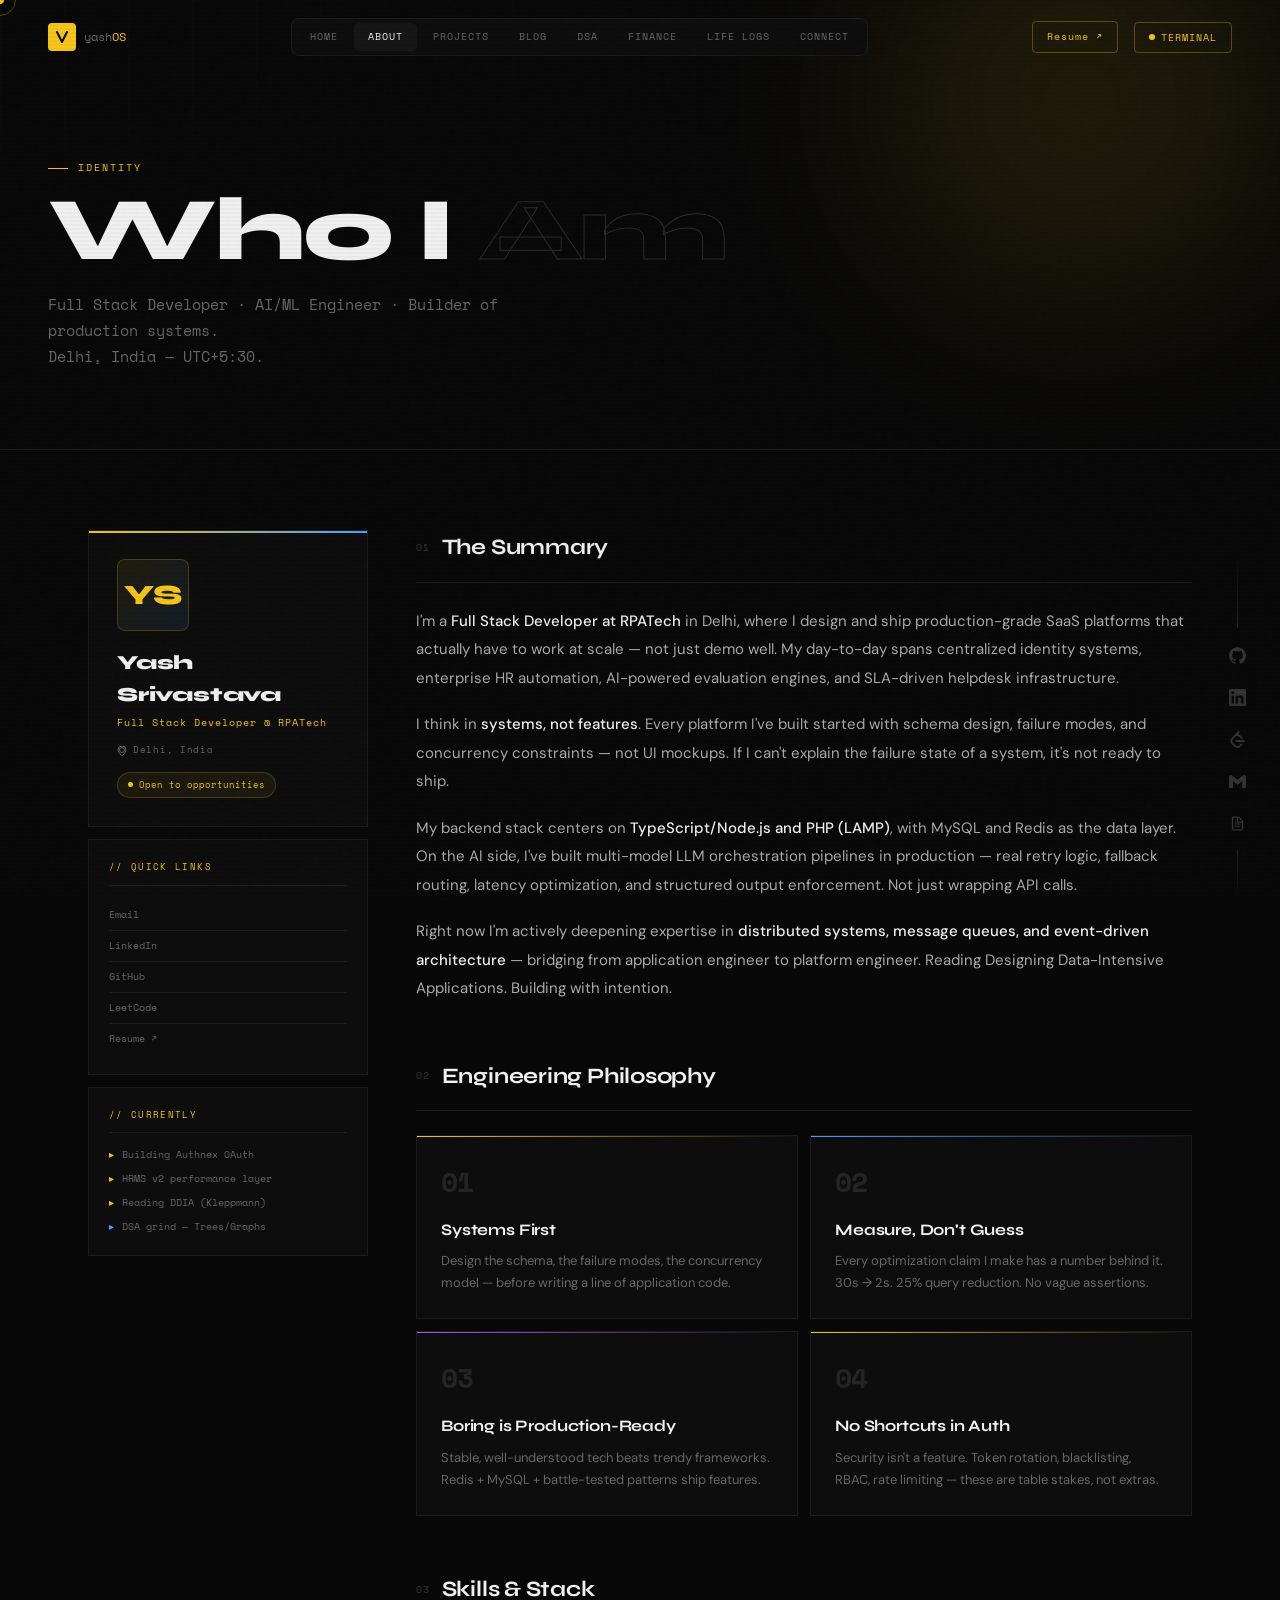
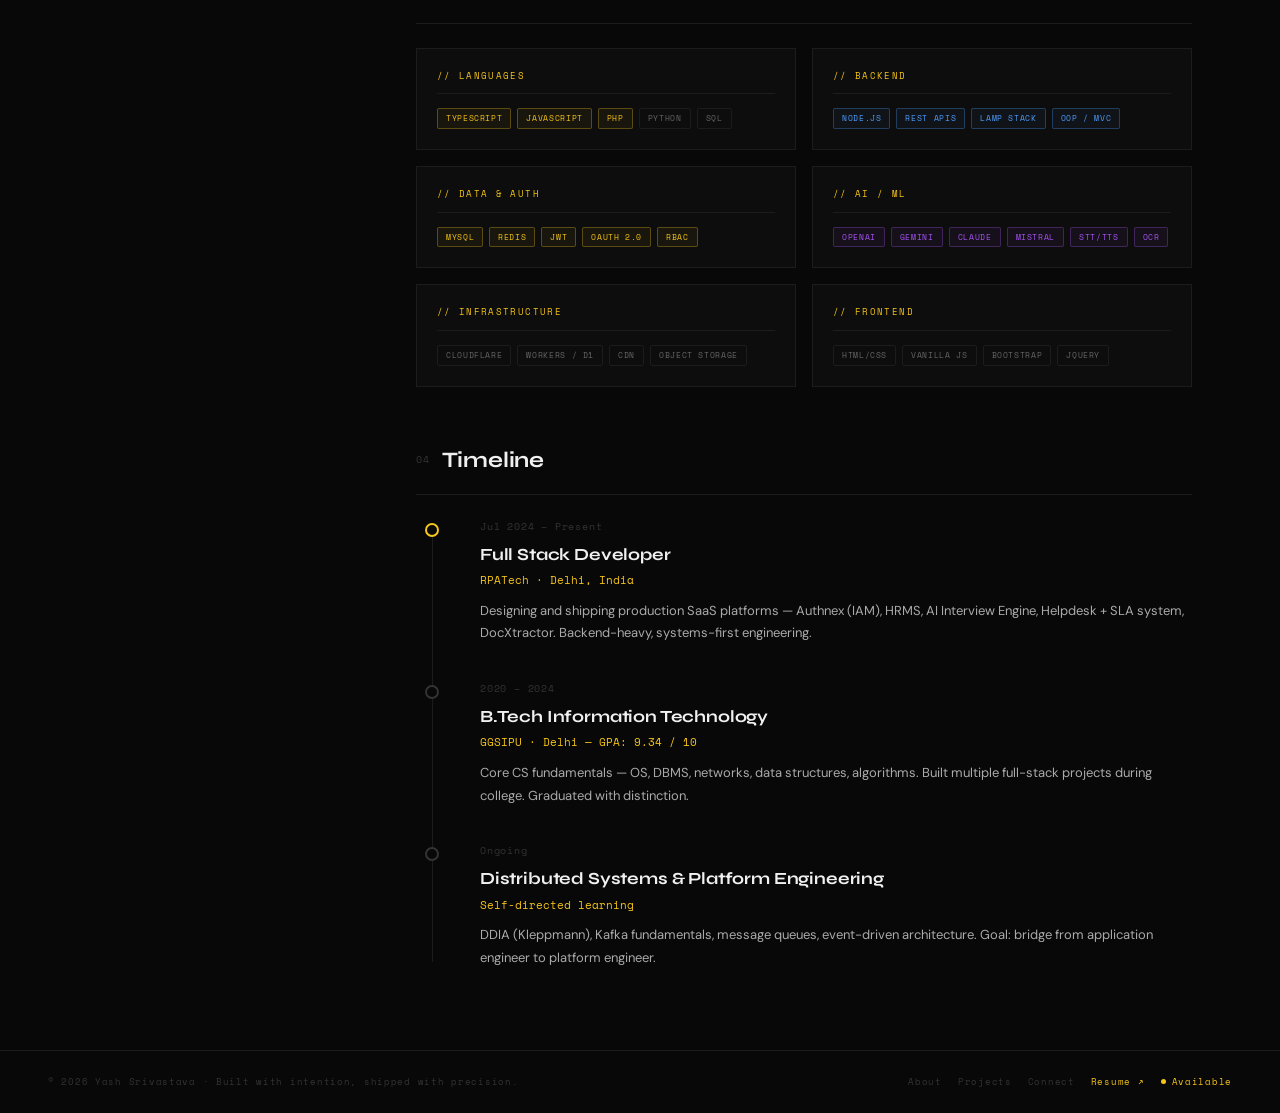
<file: pages/about.html>
<!DOCTYPE html>
<html lang="en">

<head>
  <meta charset="UTF-8" />
  <meta name="viewport" content="width=device-width, initial-scale=1.0" />
  <title>About — Yash Srivastava</title>
  <meta name="description" content="Full Stack Developer & AI/ML Engineer. Backend-heavy, systems-first." />
  <link rel="stylesheet" href="/assets/css/shared.css" />
  <style>
    /* ── ABOUT-SPECIFIC ── */
    .about-layout {
      display: grid;
      grid-template-columns: 280px 1fr;
      gap: 48px;
      align-items: start;
    }

    .about-sidebar {
      position: sticky;
      top: 100px;
      display: flex;
      flex-direction: column;
      gap: 12px;
    }

    .profile-card {
      background: var(--bg2);
      border: 1px solid var(--border);
      padding: 28px;
      position: relative;
      overflow: hidden;
    }

    .profile-card::before {
      content: '';
      position: absolute;
      top: 0;
      left: 0;
      right: 0;
      height: 2px;
      background: linear-gradient(90deg, var(--green), var(--blue));
    }

    .profile-avatar {
      width: 72px;
      height: 72px;
      background: linear-gradient(135deg, var(--green-dim), rgba(77, 158, 255, .1));
      border: 1px solid rgba(245, 197, 24, .2);
      border-radius: 8px;
      display: flex;
      align-items: center;
      justify-content: center;
      font-family: var(--display);
      font-weight: 800;
      font-size: 28px;
      color: var(--green);
      margin-bottom: 16px;
    }

    .profile-name {
      font-family: var(--display);
      font-weight: 800;
      font-size: 20px;
      letter-spacing: -.01em;
    }

    .profile-role {
      font-family: var(--mono);
      font-size: 10px;
      color: var(--green);
      letter-spacing: .1em;
      margin-top: 4px;
    }

    .profile-location {
      font-family: var(--mono);
      font-size: 9px;
      color: var(--gray2);
      letter-spacing: .08em;
      margin-top: 12px;
      display: flex;
      align-items: center;
      gap: 6px;
    }

    .status-badge {
      display: inline-flex;
      align-items: center;
      gap: 6px;
      font-family: var(--mono);
      font-size: 9px;
      color: var(--green);
      background: rgba(245, 197, 24, .06);
      border: 1px solid rgba(245, 197, 24, .2);
      padding: 5px 10px;
      border-radius: 100px;
      margin-top: 14px;
    }

    .status-badge-dot {
      width: 5px;
      height: 5px;
      border-radius: 50%;
      background: var(--green);
      animation: pulse-dot 2s ease-in-out infinite;
    }

    .sidebar-block {
      background: var(--bg2);
      border: 1px solid var(--border);
      padding: 20px;
    }

    .sidebar-block-title {
      font-family: var(--mono);
      font-size: 9px;
      color: var(--green);
      letter-spacing: .15em;
      text-transform: uppercase;
      margin-bottom: 14px;
      padding-bottom: 10px;
      border-bottom: 1px solid var(--border);
    }

    .sidebar-link {
      display: flex;
      align-items: center;
      justify-content: space-between;
      font-family: var(--mono);
      font-size: 10px;
      color: var(--gray2);
      text-decoration: none;
      padding: 7px 0;
      border-bottom: 1px solid var(--border);
      transition: color .2s;
    }

    .sidebar-link:last-child {
      border-bottom: none;
    }

    .sidebar-link:hover {
      color: var(--green);
    }

    .sidebar-link-arrow {
      color: var(--green);
      opacity: 0;
      transition: opacity .2s, transform .2s;
    }

    .sidebar-link:hover .sidebar-link-arrow {
      opacity: 1;
      transform: translateX(3px);
    }

    /* ── CONTENT ── */
    .about-content {
      display: flex;
      flex-direction: column;
      gap: 56px;
    }

    .content-block {}

    .content-block-header {
      display: flex;
      align-items: center;
      gap: 12px;
      margin-bottom: 24px;
      padding-bottom: 16px;
      border-bottom: 1px solid var(--border);
    }

    .content-block-num {
      font-family: var(--mono);
      font-size: 10px;
      color: var(--gray3);
      letter-spacing: .08em;
    }

    .content-block-title {
      font-family: var(--display);
      font-size: 22px;
      font-weight: 700;
      letter-spacing: -.01em;
    }

    .prose {
      font-size: 15px;
      line-height: 1.9;
      color: var(--gray1);
    }

    .prose p+p {
      margin-top: 18px;
    }

    .prose strong {
      color: var(--white);
      font-weight: 500;
    }

    .prose a {
      color: var(--green);
      text-decoration: none;
      border-bottom: 1px solid rgba(245, 197, 24, .3);
      transition: border-color .2s;
    }

    .prose a:hover {
      border-color: var(--green);
    }

    /* ── TIMELINE ── */
    .timeline {
      position: relative;
      display: flex;
      flex-direction: column;
      gap: 0;
    }

    .timeline::before {
      content: '';
      position: absolute;
      left: 16px;
      top: 8px;
      bottom: 8px;
      width: 1px;
      background: var(--border);
    }

    .timeline-item {
      display: grid;
      grid-template-columns: 44px 1fr;
      gap: 20px;
      padding-bottom: 36px;
    }

    .timeline-item:last-child {
      padding-bottom: 0;
    }

    .timeline-dot {
      width: 14px;
      height: 14px;
      border-radius: 50%;
      border: 2px solid var(--green);
      background: var(--bg);
      margin-top: 4px;
      position: relative;
      z-index: 1;
      flex-shrink: 0;
      margin-left: 9px;
    }

    .timeline-dot.dim {
      border-color: var(--gray3);
    }

    .timeline-date {
      font-family: var(--mono);
      font-size: 10px;
      color: var(--gray3);
      letter-spacing: .08em;
      margin-bottom: 6px;
    }

    .timeline-title {
      font-family: var(--display);
      font-size: 17px;
      font-weight: 700;
      letter-spacing: -.01em;
      margin-bottom: 4px;
    }

    .timeline-sub {
      font-family: var(--mono);
      font-size: 11px;
      color: var(--green);
      margin-bottom: 10px;
    }

    .timeline-desc {
      font-size: 13px;
      color: var(--gray1);
      line-height: 1.75;
    }

    /* ── SKILLS GRID ── */
    .skills-grid {
      display: grid;
      grid-template-columns: 1fr 1fr;
      gap: 16px;
    }

    .skill-category {
      background: var(--bg2);
      border: 1px solid var(--border);
      padding: 20px;
    }

    .skill-category-title {
      font-family: var(--mono);
      font-size: 9px;
      color: var(--green);
      letter-spacing: .15em;
      text-transform: uppercase;
      margin-bottom: 14px;
      padding-bottom: 10px;
      border-bottom: 1px solid var(--border);
    }

    .skill-list {
      display: flex;
      flex-wrap: wrap;
      gap: 6px;
    }

    /* ── PHILOSOPHY CARDS ── */
    .philosophy-grid {
      display: grid;
      grid-template-columns: 1fr 1fr;
      gap: 12px;
    }

    .philosophy-card {
      background: var(--bg2);
      border: 1px solid var(--border);
      padding: 24px;
      position: relative;
      overflow: hidden;
    }

    .philosophy-card::before {
      content: '';
      position: absolute;
      top: 0;
      left: 0;
      right: 0;
      height: 1px;
      background: linear-gradient(90deg, var(--card-accent, var(--green)), transparent);
    }

    .philosophy-num {
      font-family: var(--mono);
      font-size: 28px;
      font-weight: 700;
      color: var(--border2);
      letter-spacing: -.02em;
      margin-bottom: 12px;
    }

    .philosophy-title {
      font-family: var(--display);
      font-size: 16px;
      font-weight: 700;
      margin-bottom: 8px;
      letter-spacing: -.01em;
    }

    .philosophy-desc {
      font-size: 13px;
      color: var(--gray2);
      line-height: 1.7;
    }

    /* ── RESPONSIVE ── */
    @media (max-width: 900px) {
      .about-layout {
        grid-template-columns: 1fr;
      }

      .about-sidebar {
        position: static;
      }

      .skills-grid {
        grid-template-columns: 1fr;
      }

      .philosophy-grid {
        grid-template-columns: 1fr;
      }
    }
  </style>
</head>

<body>

  <section class="page-hero">
    <div class="page-hero-grid"></div>
    <div class="page-hero-orb" style="width:400px;height:400px;background:var(--green);top:-100px;right:0;"></div>
    <div style="max-width:1200px;margin:0 auto;position:relative;z-index:1;">
      <div class="eyebrow reveal">Identity</div>
      <h1 class="page-title reveal reveal-d1">Who I <span class="ghost">Am</span></h1>
      <p class="page-subtitle reveal reveal-d2">
        Full Stack Developer · AI/ML Engineer · Builder of production systems.<br>
        Delhi, India — UTC+5:30.
      </p>
    </div>
  </section>

  <div class="section">
    <div class="about-layout">

      <!-- SIDEBAR -->
      <div class="about-sidebar">
        <div class="profile-card reveal">
          <div class="profile-avatar">YS</div>
          <div class="profile-name">Yash Srivastava</div>
          <div class="profile-role">Full Stack Developer @ RPATech</div>
          <div class="profile-location">
            <svg width="10" height="10" viewBox="0 0 10 10" fill="none">
              <circle cx="5" cy="4" r="2.5" stroke="currentColor" stroke-width="1" />
              <path d="M5 10C5 10 9 6.5 9 4a4 4 0 0 0-8 0c0 2.5 4 6 4 6z" stroke="currentColor" stroke-width="1"
                fill="none" />
            </svg>
            Delhi, India
          </div>
          <div class="status-badge">
            <div class="status-badge-dot"></div>
            Open to opportunities
          </div>
        </div>

        <div class="sidebar-block reveal reveal-d1">
          <div class="sidebar-block-title">// Quick Links</div>
          <a class="sidebar-link" href="mailto:srivastavayash017@gmail.com">
            Email <span class="sidebar-link-arrow">→</span>
          </a>
          <a class="sidebar-link" href="https://linkedin.com/in/yash-srivastava-8b0253176" target="_blank">
            LinkedIn <span class="sidebar-link-arrow">→</span>
          </a>
          <a class="sidebar-link" href="https://github.com/srivastavayash" target="_blank">
            GitHub <span class="sidebar-link-arrow">→</span>
          </a>
          <a class="sidebar-link" href="https://leetcode.com/SrivastavaYash017" target="_blank">
            LeetCode <span class="sidebar-link-arrow">→</span>
          </a>
          <a class="sidebar-link" href="https://drive.google.com/file/d/13nmiIk8Cnp9zGIHeNmVFmNe8Vc36GEgN/view?usp=drive_link" target="_blank" rel="noopener">
            Resume ↗ <span class="sidebar-link-arrow">→</span>
          </a>
        </div>

        <div class="sidebar-block reveal reveal-d2">
          <div class="sidebar-block-title">// Currently</div>
          <div style="display:flex;flex-direction:column;gap:8px;">
            <div
              style="font-family:var(--mono);font-size:10px;color:var(--gray2);display:flex;align-items:center;gap:8px;">
              <span style="color:var(--green)">▸</span> Building Authnex OAuth
            </div>
            <div
              style="font-family:var(--mono);font-size:10px;color:var(--gray2);display:flex;align-items:center;gap:8px;">
              <span style="color:var(--green)">▸</span> HRMS v2 performance layer
            </div>
            <div
              style="font-family:var(--mono);font-size:10px;color:var(--gray2);display:flex;align-items:center;gap:8px;">
              <span style="color:var(--yellow)">▸</span> Reading DDIA (Kleppmann)
            </div>
            <div
              style="font-family:var(--mono);font-size:10px;color:var(--gray2);display:flex;align-items:center;gap:8px;">
              <span style="color:var(--blue)">▸</span> DSA grind — Trees/Graphs
            </div>
          </div>
        </div>
      </div>

      <!-- MAIN CONTENT -->
      <div class="about-content">

        <!-- BIO -->
        <div class="content-block reveal">
          <div class="content-block-header">
            <span class="content-block-num">01</span>
            <div class="content-block-title">The Summary</div>
          </div>
          <div class="prose">
            <p>
              I'm a <strong>Full Stack Developer at RPATech</strong> in Delhi, where I design and ship
              production-grade SaaS platforms that actually have to work at scale — not just demo well.
              My day-to-day spans centralized identity systems, enterprise HR automation, AI-powered
              evaluation engines, and SLA-driven helpdesk infrastructure.
            </p>
            <p>
              I think in <strong>systems, not features</strong>. Every platform I've built started with
              schema design, failure modes, and concurrency constraints — not UI mockups. If I can't
              explain the failure state of a system, it's not ready to ship.
            </p>
            <p>
              My backend stack centers on <strong>TypeScript/Node.js and PHP (LAMP)</strong>, with MySQL
              and Redis as the data layer. On the AI side, I've built multi-model LLM orchestration
              pipelines in production — real retry logic, fallback routing, latency optimization, and
              structured output enforcement. Not just wrapping API calls.
            </p>
            <p>
              Right now I'm actively deepening expertise in <strong>distributed systems, message queues,
                and event-driven architecture</strong> — bridging from application engineer to platform engineer.
              Reading Designing Data-Intensive Applications. Building with intention.
            </p>
          </div>
        </div>

        <!-- PHILOSOPHY -->
        <div class="content-block reveal">
          <div class="content-block-header">
            <span class="content-block-num">02</span>
            <div class="content-block-title">Engineering Philosophy</div>
          </div>
          <div class="philosophy-grid">
            <div class="philosophy-card" style="--card-accent:var(--green);">
              <div class="philosophy-num">01</div>
              <div class="philosophy-title">Systems First</div>
              <div class="philosophy-desc">Design the schema, the failure modes, the concurrency model — before writing
                a line of application code.</div>
            </div>
            <div class="philosophy-card" style="--card-accent:var(--blue);">
              <div class="philosophy-num">02</div>
              <div class="philosophy-title">Measure, Don't Guess</div>
              <div class="philosophy-desc">Every optimization claim I make has a number behind it. 30s → 2s. 25% query
                reduction. No vague assertions.</div>
            </div>
            <div class="philosophy-card" style="--card-accent:var(--purple);">
              <div class="philosophy-num">03</div>
              <div class="philosophy-title">Boring is Production-Ready</div>
              <div class="philosophy-desc">Stable, well-understood tech beats trendy frameworks. Redis + MySQL +
                battle-tested patterns ship features.</div>
            </div>
            <div class="philosophy-card" style="--card-accent:var(--yellow);">
              <div class="philosophy-num">04</div>
              <div class="philosophy-title">No Shortcuts in Auth</div>
              <div class="philosophy-desc">Security isn't a feature. Token rotation, blacklisting, RBAC, rate limiting —
                these are table stakes, not extras.</div>
            </div>
          </div>
        </div>

        <!-- SKILLS -->
        <div class="content-block reveal">
          <div class="content-block-header">
            <span class="content-block-num">03</span>
            <div class="content-block-title">Skills & Stack</div>
          </div>
          <div class="skills-grid">
            <div class="skill-category">
              <div class="skill-category-title">// Languages</div>
              <div class="skill-list">
                <span class="tag green">TypeScript</span>
                <span class="tag green">JavaScript</span>
                <span class="tag green">PHP</span>
                <span class="tag">Python</span>
                <span class="tag">SQL</span>
              </div>
            </div>
            <div class="skill-category">
              <div class="skill-category-title">// Backend</div>
              <div class="skill-list">
                <span class="tag blue">Node.js</span>
                <span class="tag blue">REST APIs</span>
                <span class="tag blue">LAMP Stack</span>
                <span class="tag blue">OOP / MVC</span>
              </div>
            </div>
            <div class="skill-category">
              <div class="skill-category-title">// Data & Auth</div>
              <div class="skill-list">
                <span class="tag yellow">MySQL</span>
                <span class="tag yellow">Redis</span>
                <span class="tag yellow">JWT</span>
                <span class="tag yellow">OAuth 2.0</span>
                <span class="tag yellow">RBAC</span>
              </div>
            </div>
            <div class="skill-category">
              <div class="skill-category-title">// AI / ML</div>
              <div class="skill-list">
                <span class="tag purple">OpenAI</span>
                <span class="tag purple">Gemini</span>
                <span class="tag purple">Claude</span>
                <span class="tag purple">Mistral</span>
                <span class="tag purple">STT/TTS</span>
                <span class="tag purple">OCR</span>
              </div>
            </div>
            <div class="skill-category">
              <div class="skill-category-title">// Infrastructure</div>
              <div class="skill-list">
                <span class="tag">Cloudflare</span>
                <span class="tag">Workers / D1</span>
                <span class="tag">CDN</span>
                <span class="tag">Object Storage</span>
              </div>
            </div>
            <div class="skill-category">
              <div class="skill-category-title">// Frontend</div>
              <div class="skill-list">
                <span class="tag">HTML/CSS</span>
                <span class="tag">Vanilla JS</span>
                <span class="tag">Bootstrap</span>
                <span class="tag">jQuery</span>
              </div>
            </div>
          </div>
        </div>

        <!-- TIMELINE -->
        <div class="content-block reveal">
          <div class="content-block-header">
            <span class="content-block-num">04</span>
            <div class="content-block-title">Timeline</div>
          </div>
          <div class="timeline">

            <div class="timeline-item">
              <div class="timeline-dot"></div>
              <div>
                <div class="timeline-date">Jul 2024 – Present</div>
                <div class="timeline-title">Full Stack Developer</div>
                <div class="timeline-sub">RPATech · Delhi, India</div>
                <div class="timeline-desc">
                  Designing and shipping production SaaS platforms — Authnex (IAM), HRMS, AI Interview Engine,
                  Helpdesk + SLA system, DocXtractor. Backend-heavy, systems-first engineering.
                </div>
              </div>
            </div>

            <div class="timeline-item">
              <div class="timeline-dot dim"></div>
              <div>
                <div class="timeline-date">2020 – 2024</div>
                <div class="timeline-title">B.Tech Information Technology</div>
                <div class="timeline-sub">GGSIPU · Delhi — GPA: 9.34 / 10</div>
                <div class="timeline-desc">
                  Core CS fundamentals — OS, DBMS, networks, data structures, algorithms.
                  Built multiple full-stack projects during college. Graduated with distinction.
                </div>
              </div>
            </div>

            <div class="timeline-item">
              <div class="timeline-dot dim"></div>
              <div>
                <div class="timeline-date">Ongoing</div>
                <div class="timeline-title">Distributed Systems & Platform Engineering</div>
                <div class="timeline-sub">Self-directed learning</div>
                <div class="timeline-desc">
                  DDIA (Kleppmann), Kafka fundamentals, message queues, event-driven architecture.
                  Goal: bridge from application engineer to platform engineer.
                </div>
              </div>
            </div>

          </div>
        </div>

      </div>
    </div>
  </div>

  <script src="/assets/js/shell.js"></script>
  <script>YashOS.init({ activePage: 'about' });</script>
</body>

</html>
</file>
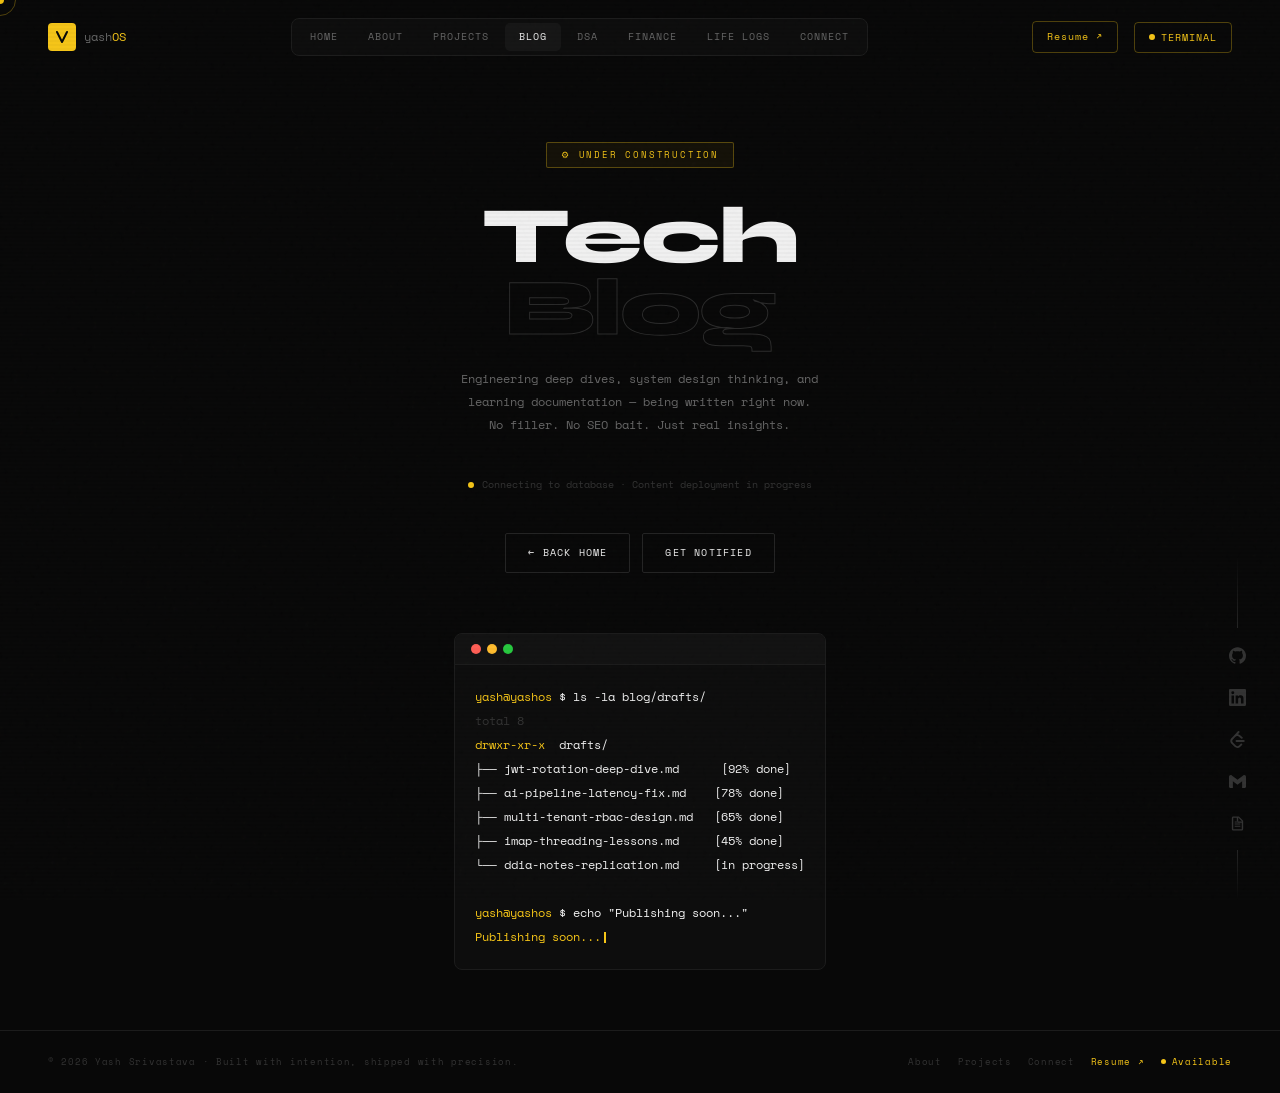
<file: pages/blog.html>
<!DOCTYPE html>
<html lang="en">
<head>
  <meta charset="UTF-8" />
  <meta name="viewport" content="width=device-width, initial-scale=1.0" />
  <title>Blog — Coming Soon · yashOS</title>
  <meta name="description" content="Yash Srivastava's engineering blog — deep dives on backend systems, AI pipelines, and system design. Coming soon." />
  <link rel="stylesheet" href="/assets/css/shared.css" />
</head>
<body>

  <main style="padding-top: 80px;">
    <div class="coming-soon-wrap">
      <div class="coming-soon-inner">

        <div class="coming-soon-badge">⚙ Under Construction</div>

        <h1 class="coming-soon-title">
          Tech<br><span class="ghost">Blog</span>
        </h1>

        <p class="coming-soon-sub">
          Engineering deep dives, system design thinking, and<br>
          learning documentation — being written right now.<br>
          No filler. No SEO bait. Just real insights.
        </p>

        <div class="coming-soon-eta">
          <div class="coming-soon-eta-dot"></div>
          Connecting to database · Content deployment in progress
        </div>

        <div class="coming-soon-actions">
          <a href="/" class="btn ghost">← Back Home</a>
          <a href="/pages/connect.html" class="btn ghost">Get Notified</a>
        </div>

        <div class="coming-soon-terminal">
          <div class="coming-soon-terminal-bar">
            <span class="d1"></span><span class="d2"></span><span class="d3"></span>
          </div>
          <div class="coming-soon-terminal-body">
            <div><span class="c-green">yash@yashos</span> $ ls -la blog/drafts/</div>
            <div><span class="c-dim">total 8</span></div>
            <div><span class="c-yellow">drwxr-xr-x</span> &nbsp;drafts/</div>
            <div class="c-white">├── jwt-rotation-deep-dive.md &nbsp;&nbsp;&nbsp;&nbsp;&nbsp;[92% done]</div>
            <div class="c-white">├── ai-pipeline-latency-fix.md &nbsp;&nbsp;&nbsp;[78% done]</div>
            <div class="c-white">├── multi-tenant-rbac-design.md &nbsp;&nbsp;[65% done]</div>
            <div class="c-white">├── imap-threading-lessons.md &nbsp;&nbsp;&nbsp;&nbsp;[45% done]</div>
            <div class="c-white">└── ddia-notes-replication.md &nbsp;&nbsp;&nbsp;&nbsp;[in progress]</div>
            <div>&nbsp;</div>
            <div><span class="c-green">yash@yashos</span> $ echo "Publishing soon..."</div>
            <div class="c-green">Publishing soon...<span id="blog-cursor" style="display:inline-block;width:2px;height:.9em;background:var(--green);margin-left:3px;vertical-align:middle;animation:blink 1s step-end infinite;"></span></div>
          </div>
        </div>

      </div>
    </div>
  </main>

  <script src="/assets/js/shell.js"></script>
  <script>YashOS.init({ activePage: 'blog' });</script>
</body>
</html>
</file>
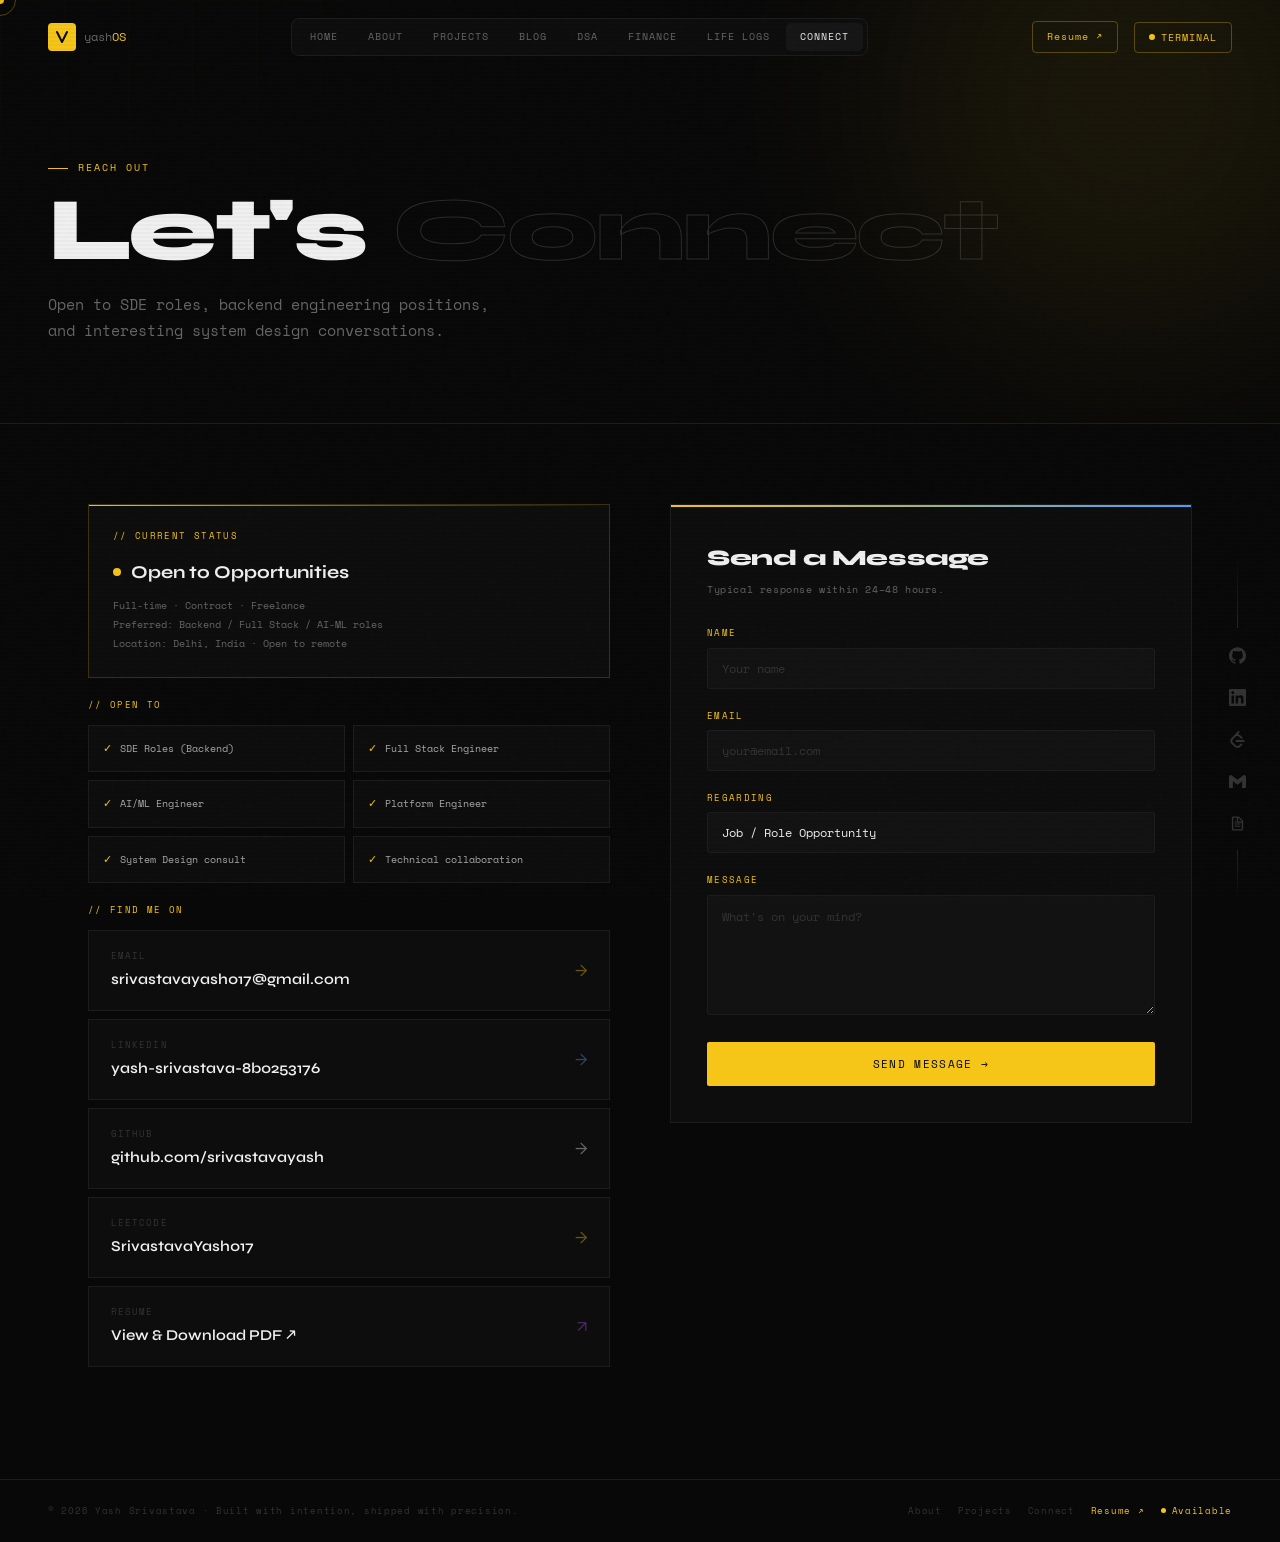
<file: pages/connect.html>
<!DOCTYPE html>
<html lang="en">

<head>
  <meta charset="UTF-8" />
  <meta name="viewport" content="width=device-width, initial-scale=1.0" />
  <title>Connect — Yash Srivastava</title>
  <meta name="description"
    content="Get in touch with Yash Srivastava. Open to SDE roles and backend engineering positions." />
  <link rel="stylesheet" href="/assets/css/shared.css" />
  <style>
    .connect-layout {
      display: grid;
      grid-template-columns: 1fr 1fr;
      gap: 60px;
      align-items: start;
    }

    /* ── CONTACT LINKS ── */
    .contact-links {
      display: flex;
      flex-direction: column;
      gap: 8px;
      margin-bottom: 32px;
    }

    .contact-link {
      display: flex;
      align-items: center;
      justify-content: space-between;
      padding: 18px 22px;
      background: var(--bg2);
      border: 1px solid var(--border);
      text-decoration: none;
      transition: all .2s;
      position: relative;
      overflow: hidden;
    }

    .contact-link::before {
      content: '';
      position: absolute;
      left: 0;
      top: 0;
      bottom: 0;
      width: 2px;
      background: var(--link-color, var(--green));
      transform: scaleY(0);
      transition: transform .3s;
    }

    .contact-link:hover {
      border-color: rgba(255, 255, 255, .1);
      transform: translateX(6px);
    }

    .contact-link:hover::before {
      transform: scaleY(1);
    }

    .contact-link-left {}

    .contact-link-platform {
      font-family: var(--mono);
      font-size: 9px;
      color: var(--gray3);
      letter-spacing: .12em;
      text-transform: uppercase;
      display: block;
      margin-bottom: 3px;
    }

    .contact-link-handle {
      font-family: var(--display);
      font-size: 15px;
      font-weight: 600;
      color: var(--white);
      transition: color .2s;
    }

    .contact-link:hover .contact-link-handle {
      color: var(--link-color, var(--green));
    }

    .contact-link-arrow {
      font-size: 16px;
      color: var(--link-color, var(--green));
      transition: transform .2s;
      opacity: .4;
    }

    .contact-link:hover .contact-link-arrow {
      transform: translateX(4px);
      opacity: 1;
    }

    /* ── FORM ── */
    .contact-form-wrap {
      background: var(--bg2);
      border: 1px solid var(--border);
      padding: 36px;
      position: relative;
      overflow: hidden;
    }

    .contact-form-wrap::before {
      content: '';
      position: absolute;
      top: 0;
      left: 0;
      right: 0;
      height: 2px;
      background: linear-gradient(90deg, var(--green), var(--blue));
    }

    .form-title {
      font-family: var(--display);
      font-size: 22px;
      font-weight: 800;
      letter-spacing: -.02em;
      margin-bottom: 6px;
    }

    .form-sub {
      font-family: var(--mono);
      font-size: 10px;
      color: var(--gray2);
      letter-spacing: .06em;
      margin-bottom: 28px;
    }

    .form-group {
      margin-bottom: 20px;
    }

    .form-label {
      font-family: var(--mono);
      font-size: 9px;
      color: var(--green);
      letter-spacing: .15em;
      text-transform: uppercase;
      display: block;
      margin-bottom: 7px;
    }

    .form-input,
    .form-textarea,
    .form-select {
      width: 100%;
      background: var(--bg3);
      border: 1px solid var(--border);
      padding: 11px 14px;
      font-family: var(--mono);
      font-size: 12px;
      color: var(--white);
      outline: none;
      transition: border-color .2s;
      border-radius: 2px;
      appearance: none;
    }

    .form-input:focus,
    .form-textarea:focus,
    .form-select:focus {
      border-color: rgba(245, 197, 24, .4);
      background: var(--bg4);
    }

    .form-input::placeholder,
    .form-textarea::placeholder {
      color: var(--gray3);
    }

    .form-textarea {
      resize: vertical;
      min-height: 120px;
      line-height: 1.6;
    }

    .form-select option {
      background: var(--bg2);
      color: var(--white);
    }

    .form-submit {
      width: 100%;
      background: var(--green);
      color: var(--bg);
      border: none;
      padding: 14px;
      font-family: var(--mono);
      font-size: 11px;
      letter-spacing: .12em;
      text-transform: uppercase;
      cursor: pointer;
      transition: all .2s;
      border-radius: 2px;
      display: flex;
      align-items: center;
      justify-content: center;
      gap: 8px;
    }

    .form-submit:hover {
      background: var(--green2);
      transform: translateY(-1px);
    }

    .form-submit:disabled {
      opacity: .5;
      cursor: not-allowed;
      transform: none;
    }

    .form-status {
      margin-top: 14px;
      font-family: var(--mono);
      font-size: 10px;
      letter-spacing: .08em;
      text-align: center;
      display: none;
    }

    .form-status.success {
      color: var(--green);
      display: block;
    }

    .form-status.error {
      color: var(--red);
      display: block;
    }

    /* ── AVAILABILITY ── */
    .availability-card {
      background: var(--bg2);
      border: 1px solid rgba(245, 197, 24, .2);
      padding: 24px;
      margin-bottom: 20px;
      position: relative;
      overflow: hidden;
    }

    .availability-card::before {
      content: '';
      position: absolute;
      top: 0;
      left: 0;
      right: 0;
      height: 1px;
      background: linear-gradient(90deg, var(--green), transparent);
    }

    .avail-title {
      font-family: var(--mono);
      font-size: 9px;
      color: var(--green);
      letter-spacing: .15em;
      text-transform: uppercase;
      margin-bottom: 14px;
    }

    .avail-status {
      display: flex;
      align-items: center;
      gap: 10px;
      font-family: var(--display);
      font-size: 18px;
      font-weight: 700;
      margin-bottom: 10px;
    }

    .avail-dot {
      width: 8px;
      height: 8px;
      border-radius: 50%;
      background: var(--green);
      animation: pulse-dot 2s ease-in-out infinite;
    }

    .avail-details {
      font-family: var(--mono);
      font-size: 10px;
      color: var(--gray2);
      line-height: 1.9;
    }

    /* ── OPEN TO SECTION ── */
    .open-to-grid {
      display: grid;
      grid-template-columns: 1fr 1fr;
      gap: 8px;
      margin-bottom: 20px;
    }

    .open-to-item {
      background: var(--bg2);
      border: 1px solid var(--border);
      padding: 14px;
      display: flex;
      align-items: center;
      gap: 8px;
      font-family: var(--mono);
      font-size: 10px;
      color: var(--gray1);
    }

    .open-to-item::before {
      content: '✓';
      color: var(--green);
      font-size: 11px;
    }

    @media (max-width: 900px) {
      .connect-layout {
        grid-template-columns: 1fr;
      }

      .open-to-grid {
        grid-template-columns: 1fr;
      }
    }
  </style>
</head>

<body>

  <section class="page-hero">
    <div class="page-hero-grid"></div>
    <div class="page-hero-orb"
      style="width:500px;height:500px;background:var(--green);top:-150px;right:-100px;opacity:.07;"></div>
    <div style="max-width:1200px;margin:0 auto;position:relative;z-index:1;">
      <div class="eyebrow reveal">Reach Out</div>
      <h1 class="page-title reveal reveal-d1">Let's <span class="ghost">Connect</span></h1>
      <p class="page-subtitle reveal reveal-d2">
        Open to SDE roles, backend engineering positions,<br>
        and interesting system design conversations.
      </p>
    </div>
  </section>

  <div class="section">
    <div class="connect-layout">

      <!-- LEFT: Availability + Links -->
      <div>

        <!-- AVAILABILITY -->
        <div class="availability-card reveal">
          <div class="avail-title">// Current Status</div>
          <div class="avail-status">
            <div class="avail-dot"></div>
            Open to Opportunities
          </div>
          <div class="avail-details">
            Full-time · Contract · Freelance<br>
            Preferred: Backend / Full Stack / AI-ML roles<br>
            Location: Delhi, India · Open to remote
          </div>
        </div>

        <!-- OPEN TO -->
        <div style="margin-bottom:20px;" class="reveal reveal-d1">
          <div
            style="font-family:var(--mono);font-size:9px;color:var(--green);letter-spacing:.15em;text-transform:uppercase;margin-bottom:12px;">
            // Open To</div>
          <div class="open-to-grid">
            <div class="open-to-item">SDE Roles (Backend)</div>
            <div class="open-to-item">Full Stack Engineer</div>
            <div class="open-to-item">AI/ML Engineer</div>
            <div class="open-to-item">Platform Engineer</div>
            <div class="open-to-item">System Design consult</div>
            <div class="open-to-item">Technical collaboration</div>
          </div>
        </div>

        <!-- CONTACT LINKS -->
        <div
          style="font-family:var(--mono);font-size:9px;color:var(--green);letter-spacing:.15em;text-transform:uppercase;margin-bottom:12px;"
          class="reveal reveal-d2">// Find Me On</div>
        <div class="contact-links reveal reveal-d2">
          <a class="contact-link" href="mailto:srivastavayash017@gmail.com" style="--link-color:var(--green);">
            <div class="contact-link-left">
              <span class="contact-link-platform">Email</span>
              <span class="contact-link-handle">srivastavayash017@gmail.com</span>
            </div>
            <span class="contact-link-arrow">→</span>
          </a>
          <a class="contact-link" href="https://linkedin.com/in/yash-srivastava-8b0253176" target="_blank"
            style="--link-color:var(--blue);">
            <div class="contact-link-left">
              <span class="contact-link-platform">LinkedIn</span>
              <span class="contact-link-handle">yash-srivastava-8b0253176</span>
            </div>
            <span class="contact-link-arrow">→</span>
          </a>
          <a class="contact-link" href="https://github.com/srivastavayash" target="_blank"
            style="--link-color:var(--white);">
            <div class="contact-link-left">
              <span class="contact-link-platform">GitHub</span>
              <span class="contact-link-handle">github.com/srivastavayash</span>
            </div>
            <span class="contact-link-arrow">→</span>
          </a>
          <a class="contact-link" href="https://leetcode.com/SrivastavaYash017" target="_blank"
            style="--link-color:var(--yellow);">
            <div class="contact-link-left">
              <span class="contact-link-platform">LeetCode</span>
              <span class="contact-link-handle">SrivastavaYash017</span>
            </div>
            <span class="contact-link-arrow">→</span>
          </a>
          <a class="contact-link" href="https://drive.google.com/file/d/13nmiIk8Cnp9zGIHeNmVFmNe8Vc36GEgN/view?usp=drive_link" target="_blank" rel="noopener" style="--link-color:var(--purple);">
            <div class="contact-link-left">
              <span class="contact-link-platform">Resume</span>
              <span class="contact-link-handle">View & Download PDF ↗</span>
            </div>
            <span class="contact-link-arrow">↗</span>
          </a>
        </div>

      </div>

      <!-- RIGHT: FORM -->
      <div class="contact-form-wrap reveal reveal-d1">
        <div class="form-title">Send a Message</div>
        <div class="form-sub">Typical response within 24–48 hours.</div>

        <div class="form-group">
          <label class="form-label" for="contact-name">Name</label>
          <input class="form-input" id="contact-name" type="text" placeholder="Your name" required />
        </div>

        <div class="form-group">
          <label class="form-label" for="contact-email">Email</label>
          <input class="form-input" id="contact-email" type="email" placeholder="your@email.com" required />
        </div>

        <div class="form-group">
          <label class="form-label" for="contact-type">Regarding</label>
          <select class="form-select" id="contact-type">
            <option value="job">Job / Role Opportunity</option>
            <option value="freelance">Freelance / Contract Work</option>
            <option value="collab">Technical Collaboration</option>
            <option value="system-design">System Design Discussion</option>
            <option value="other">Other</option>
          </select>
        </div>

        <div class="form-group">
          <label class="form-label" for="contact-message">Message</label>
          <textarea class="form-textarea" id="contact-message" placeholder="What's on your mind?" required></textarea>
        </div>

        <button class="form-submit" id="form-submit" onclick="submitForm()">
          <span id="submit-text">Send Message →</span>
          <span id="submit-spinner" style="display:none;">
            <div class="spinner" style="width:14px;height:14px;border-width:2px;"></div>
          </span>
        </button>

        <div class="form-status" id="form-status"></div>
      </div>

    </div>
  </div>


  <script src="/assets/js/shell.js"></script>
  <script>
    YashOS.init({ activePage: 'connect' });

    // ── API CONFIG ──
    // After deploying the worker, set this to your actual worker URL.
    // Get it from: Cloudflare Dashboard → Workers & Pages → your worker → Settings
    // Format: https://yashos-worker.<your-subdomain>.workers.dev
    const API_BASE = 'https://yashos-worker.srivastavayash017.workers.dev/';  // ← PASTE YOUR WORKER URL HERE (leave empty to use mailto fallback)

    async function submitForm() {
      const name = document.getElementById('contact-name').value.trim();
      const email = document.getElementById('contact-email').value.trim();
      const type = document.getElementById('contact-type').value;
      const message = document.getElementById('contact-message').value.trim();
      const status = document.getElementById('form-status');
      const btn = document.getElementById('form-submit');

      // Validation
      if (!name || !email || !message) {
        status.textContent = '✕ Please fill in all fields.';
        status.className = 'form-status error';
        return;
      }
      const emailRe = /^[^\s@]+@[^\s@]+\.[^\s@]+$/;
      if (!emailRe.test(email)) {
        status.textContent = '✕ Invalid email address.';
        status.className = 'form-status error';
        return;
      }

      // Show loading
      btn.disabled = true;
      document.getElementById('submit-text').style.display = 'none';
      document.getElementById('submit-spinner').style.display = 'block';
      status.className = 'form-status';

      // Try to send to Worker API, but always show success to user
      try {
        if (API_BASE) {
          await fetch(`${API_BASE}/api/contact`, {
            method: 'POST',
            headers: { 'Content-Type': 'application/json' },
            body: JSON.stringify({ name, email, type, message }),
          });
        }
      } catch (e) {
        // Silently continue — user sees success regardless
      }

      // Always show success
      status.innerHTML = '✓ Message recorded. Thank you, ' + name.split(' ')[0] + '!<br><span style="font-size:9px;color:var(--gray3);">I\'ll get back to you within 48 hours.</span>';
      status.className = 'form-status success';

      // Clear form
      document.getElementById('contact-name').value = '';
      document.getElementById('contact-email').value = '';
      document.getElementById('contact-message').value = '';

      btn.disabled = false;
      document.getElementById('submit-text').style.display = 'block';
      document.getElementById('submit-spinner').style.display = 'none';
    }
  </script>
</body>

</html>
</file>
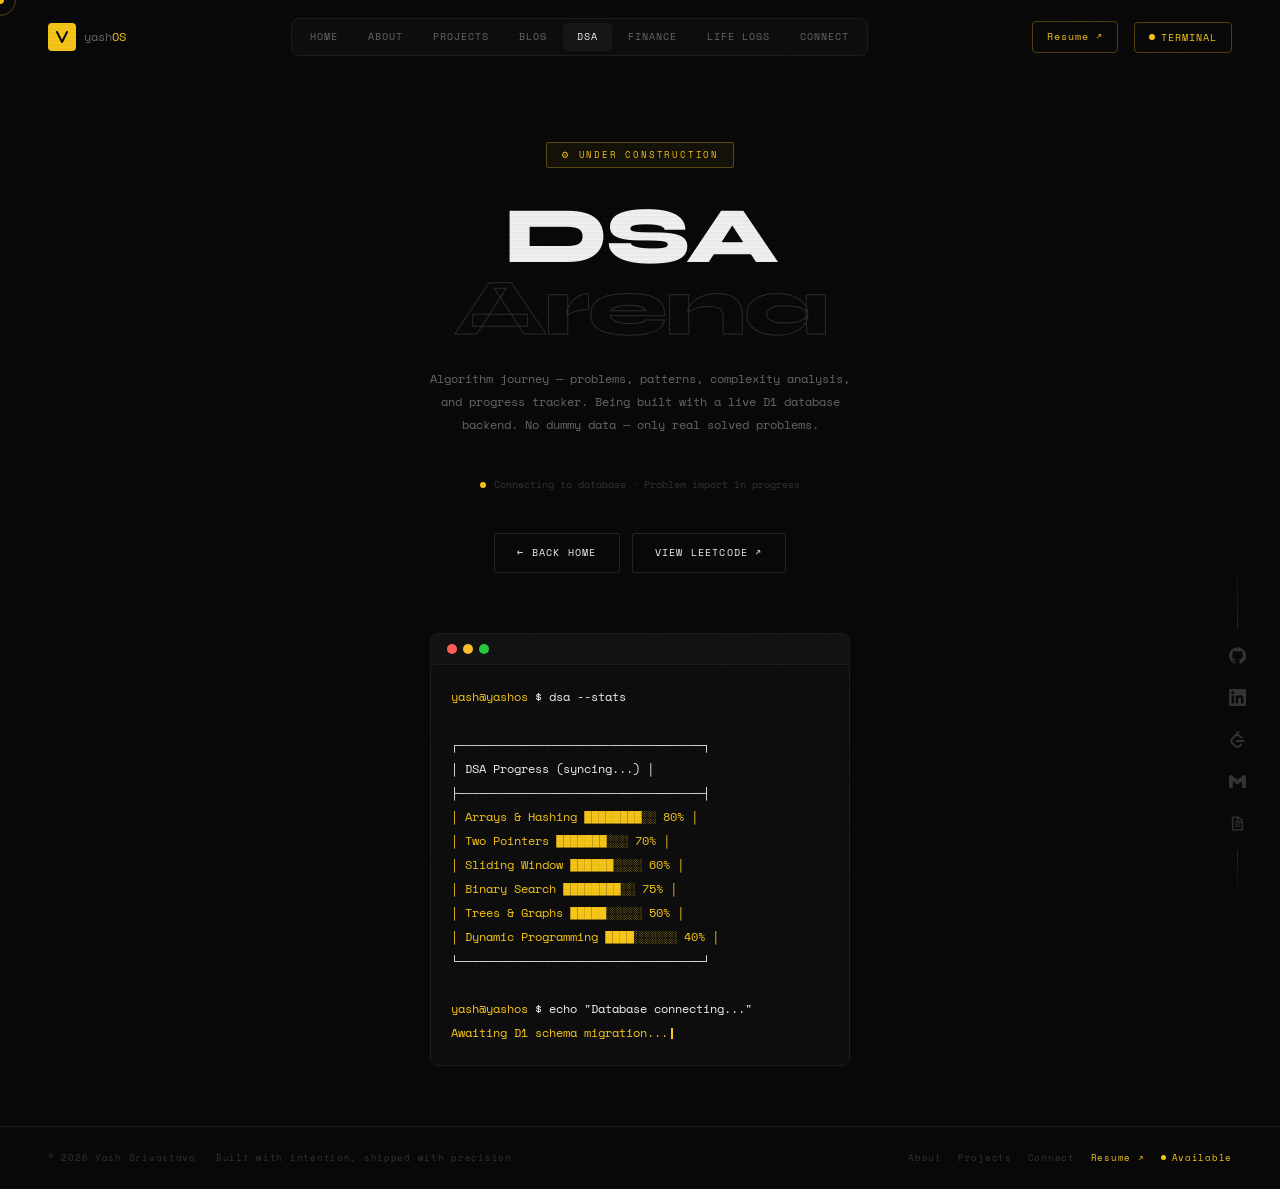
<file: pages/dsa.html>
<!DOCTYPE html>
<html lang="en">
<head>
  <meta charset="UTF-8" />
  <meta name="viewport" content="width=device-width, initial-scale=1.0" />
  <title>DSA Arena — Coming Soon · yashOS</title>
  <meta name="description" content="Yash Srivastava's DSA tracker — algorithm journey, problem patterns, and progress. Coming soon." />
  <link rel="stylesheet" href="/assets/css/shared.css" />
</head>
<body>

  <main style="padding-top: 80px;">
    <div class="coming-soon-wrap">
      <div class="coming-soon-inner">

        <div class="coming-soon-badge">⚙ Under Construction</div>

        <h1 class="coming-soon-title">
          DSA<br><span class="ghost">Arena</span>
        </h1>

        <p class="coming-soon-sub">
          Algorithm journey — problems, patterns, complexity analysis,<br>
          and progress tracker. Being built with a live D1 database<br>
          backend. No dummy data — only real solved problems.
        </p>

        <div class="coming-soon-eta">
          <div class="coming-soon-eta-dot"></div>
          Connecting to database · Problem import in progress
        </div>

        <div class="coming-soon-actions">
          <a href="/" class="btn ghost">← Back Home</a>
          <a href="https://leetcode.com/SrivastavaYash017" target="_blank" rel="noopener" class="btn ghost">View LeetCode ↗</a>
        </div>

        <div class="coming-soon-terminal">
          <div class="coming-soon-terminal-bar">
            <span class="d1"></span><span class="d2"></span><span class="d3"></span>
          </div>
          <div class="coming-soon-terminal-body">
            <div><span class="c-green">yash@yashos</span> $ dsa --stats</div>
            <div>&nbsp;</div>
            <div class="c-white">┌──────────────────────────────────┐</div>
            <div class="c-white">│  DSA Progress (syncing...)       │</div>
            <div class="c-white">├──────────────────────────────────┤</div>
            <div><span class="c-green">│  Arrays & Hashing    </span><span class="c-yellow">████████░░ 80% │</span></div>
            <div><span class="c-green">│  Two Pointers        </span><span class="c-yellow">███████░░░ 70% │</span></div>
            <div><span class="c-green">│  Sliding Window      </span><span class="c-yellow">██████░░░░ 60% │</span></div>
            <div><span class="c-green">│  Binary Search       </span><span class="c-yellow">████████░░ 75% │</span></div>
            <div><span class="c-green">│  Trees & Graphs      </span><span class="c-yellow">█████░░░░░ 50% │</span></div>
            <div><span class="c-green">│  Dynamic Programming </span><span class="c-yellow">████░░░░░░ 40% │</span></div>
            <div class="c-white">└──────────────────────────────────┘</div>
            <div>&nbsp;</div>
            <div><span class="c-green">yash@yashos</span> $ echo "Database connecting..."</div>
            <div class="c-yellow">Awaiting D1 schema migration...<span style="display:inline-block;width:2px;height:.9em;background:var(--yellow);margin-left:3px;vertical-align:middle;animation:blink 1s step-end infinite;"></span></div>
          </div>
        </div>

      </div>
    </div>
  </main>

  <script src="/assets/js/shell.js"></script>
  <script>YashOS.init({ activePage: 'dsa' });</script>
</body>
</html>
</file>
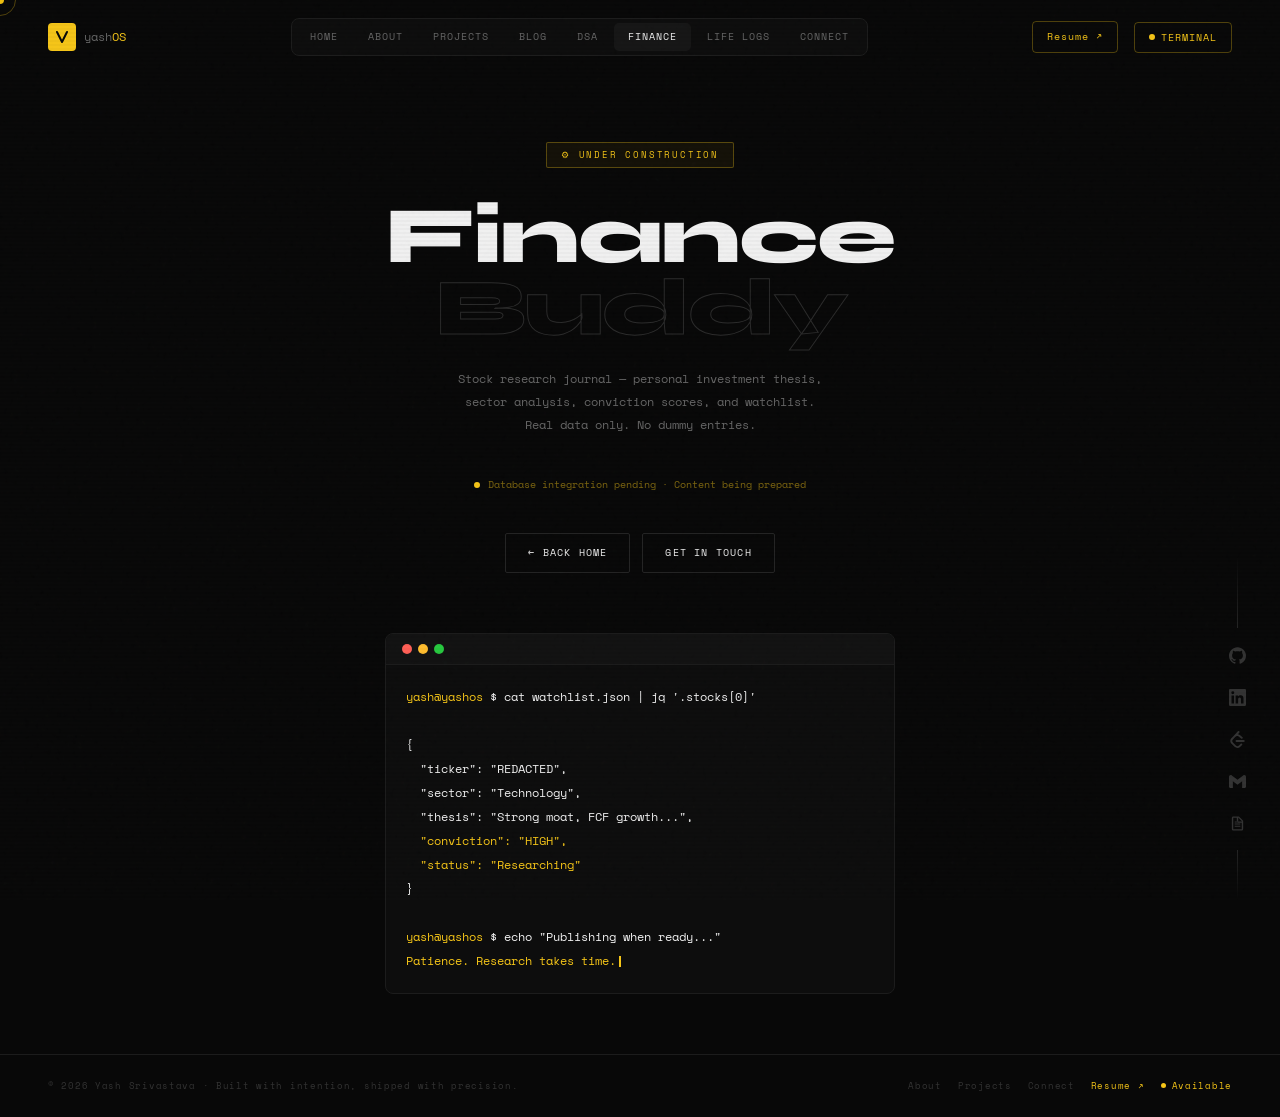
<file: pages/finance.html>
<!DOCTYPE html>
<html lang="en">
<head>
  <meta charset="UTF-8" />
  <meta name="viewport" content="width=device-width, initial-scale=1.0" />
  <title>Finance Buddy — Coming Soon · yashOS</title>
  <meta name="description" content="Yash Srivastava's stock research journal — personal thesis, sector analysis, and investment notes. Coming soon." />
  <link rel="stylesheet" href="/assets/css/shared.css" />
</head>
<body>

  <main style="padding-top: 80px;">
    <div class="coming-soon-wrap">
      <div class="coming-soon-inner">

        <div class="coming-soon-badge">⚙ Under Construction</div>

        <h1 class="coming-soon-title">
          Finance<br><span class="ghost">Buddy</span>
        </h1>

        <p class="coming-soon-sub">
          Stock research journal — personal investment thesis,<br>
          sector analysis, conviction scores, and watchlist.<br>
          Real data only. No dummy entries.
        </p>

        <div class="coming-soon-eta" style="color:rgba(245,197,24,.5);">
          <div class="coming-soon-eta-dot" style="background:var(--yellow);"></div>
          Database integration pending · Content being prepared
        </div>

        <div class="coming-soon-actions">
          <a href="/" class="btn ghost">← Back Home</a>
          <a href="/pages/connect.html" class="btn ghost">Get in Touch</a>
        </div>

        <div class="coming-soon-terminal">
          <div class="coming-soon-terminal-bar">
            <span class="d1"></span><span class="d2"></span><span class="d3"></span>
          </div>
          <div class="coming-soon-terminal-body">
            <div><span class="c-green">yash@yashos</span> $ cat watchlist.json | jq '.stocks[0]'</div>
            <div>&nbsp;</div>
            <div class="c-white">{</div>
            <div class="c-white">&nbsp; "ticker": "REDACTED",</div>
            <div class="c-white">&nbsp; "sector": "Technology",</div>
            <div class="c-white">&nbsp; "thesis": "Strong moat, FCF growth...",</div>
            <div><span class="c-yellow">&nbsp; "conviction": "HIGH",</span></div>
            <div><span class="c-green">&nbsp; "status": "Researching"</span></div>
            <div class="c-white">}</div>
            <div>&nbsp;</div>
            <div><span class="c-green">yash@yashos</span> $ echo "Publishing when ready..."</div>
            <div class="c-yellow">Patience. Research takes time.<span style="display:inline-block;width:2px;height:.9em;background:var(--yellow);margin-left:3px;vertical-align:middle;animation:blink 1s step-end infinite;"></span></div>
          </div>
        </div>

      </div>
    </div>
  </main>

  <script src="/assets/js/shell.js"></script>
  <script>YashOS.init({ activePage: 'finance' });</script>
</body>
</html>
</file>
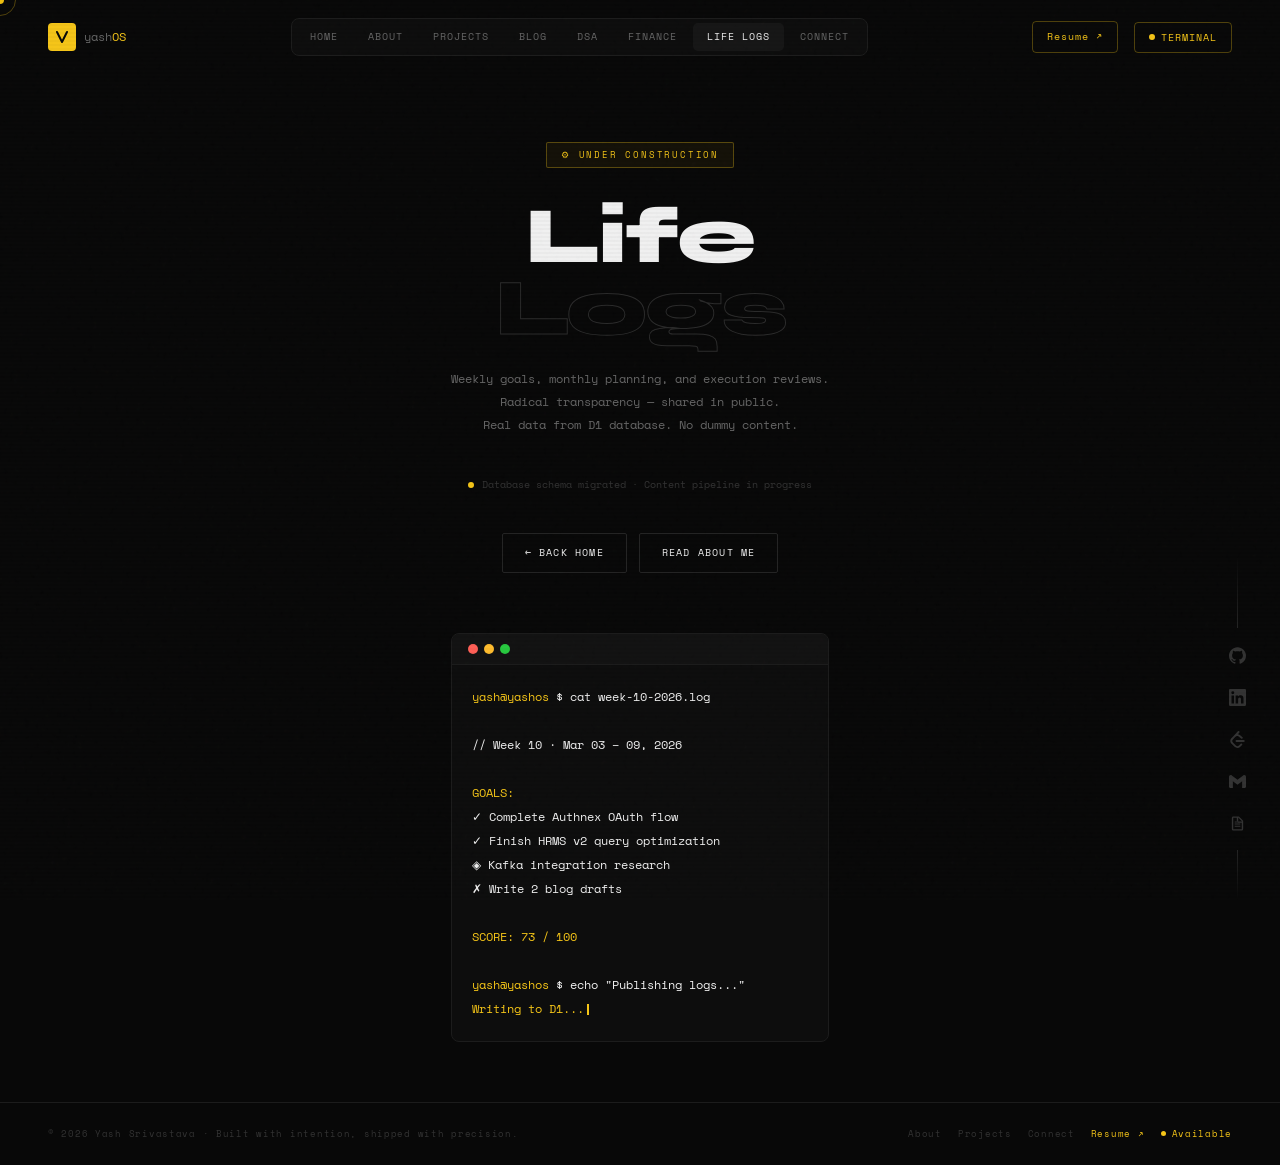
<file: pages/lifelogs.html>
<!DOCTYPE html>
<html lang="en">
<head>
  <meta charset="UTF-8" />
  <meta name="viewport" content="width=device-width, initial-scale=1.0" />
  <title>Life Logs — Coming Soon · yashOS</title>
  <meta name="description" content="Yash Srivastava's weekly life logs — goals, execution reviews, and radical transparency. Coming soon." />
  <link rel="stylesheet" href="/assets/css/shared.css" />
</head>
<body>

  <main style="padding-top: 80px;">
    <div class="coming-soon-wrap">
      <div class="coming-soon-inner">

        <div class="coming-soon-badge">⚙ Under Construction</div>

        <h1 class="coming-soon-title">
          Life<br><span class="ghost">Logs</span>
        </h1>

        <p class="coming-soon-sub">
          Weekly goals, monthly planning, and execution reviews.<br>
          Radical transparency — shared in public.<br>
          Real data from D1 database. No dummy content.
        </p>

        <div class="coming-soon-eta">
          <div class="coming-soon-eta-dot"></div>
          Database schema migrated · Content pipeline in progress
        </div>

        <div class="coming-soon-actions">
          <a href="/" class="btn ghost">← Back Home</a>
          <a href="/pages/about.html" class="btn ghost">Read About Me</a>
        </div>

        <div class="coming-soon-terminal">
          <div class="coming-soon-terminal-bar">
            <span class="d1"></span><span class="d2"></span><span class="d3"></span>
          </div>
          <div class="coming-soon-terminal-body">
            <div><span class="c-green">yash@yashos</span> $ cat week-10-2026.log</div>
            <div>&nbsp;</div>
            <div class="c-white">// Week 10 · Mar 03 – 09, 2026</div>
            <div>&nbsp;</div>
            <div><span class="c-yellow">GOALS:</span></div>
            <div class="c-white">  ✓ Complete Authnex OAuth flow</div>
            <div class="c-white">  ✓ Finish HRMS v2 query optimization</div>
            <div class="c-white">  ◈ Kafka integration research</div>
            <div class="c-white">  ✗ Write 2 blog drafts</div>
            <div>&nbsp;</div>
            <div><span class="c-yellow">SCORE:</span> <span class="c-green">73 / 100</span></div>
            <div>&nbsp;</div>
            <div><span class="c-green">yash@yashos</span> $ echo "Publishing logs..."</div>
            <div class="c-green">Writing to D1...<span style="display:inline-block;width:2px;height:.9em;background:var(--green);margin-left:3px;vertical-align:middle;animation:blink 1s step-end infinite;"></span></div>
          </div>
        </div>

      </div>
    </div>
  </main>

  <script src="/assets/js/shell.js"></script>
  <script>YashOS.init({ activePage: 'lifelogs' });</script>
</body>
</html>
</file>
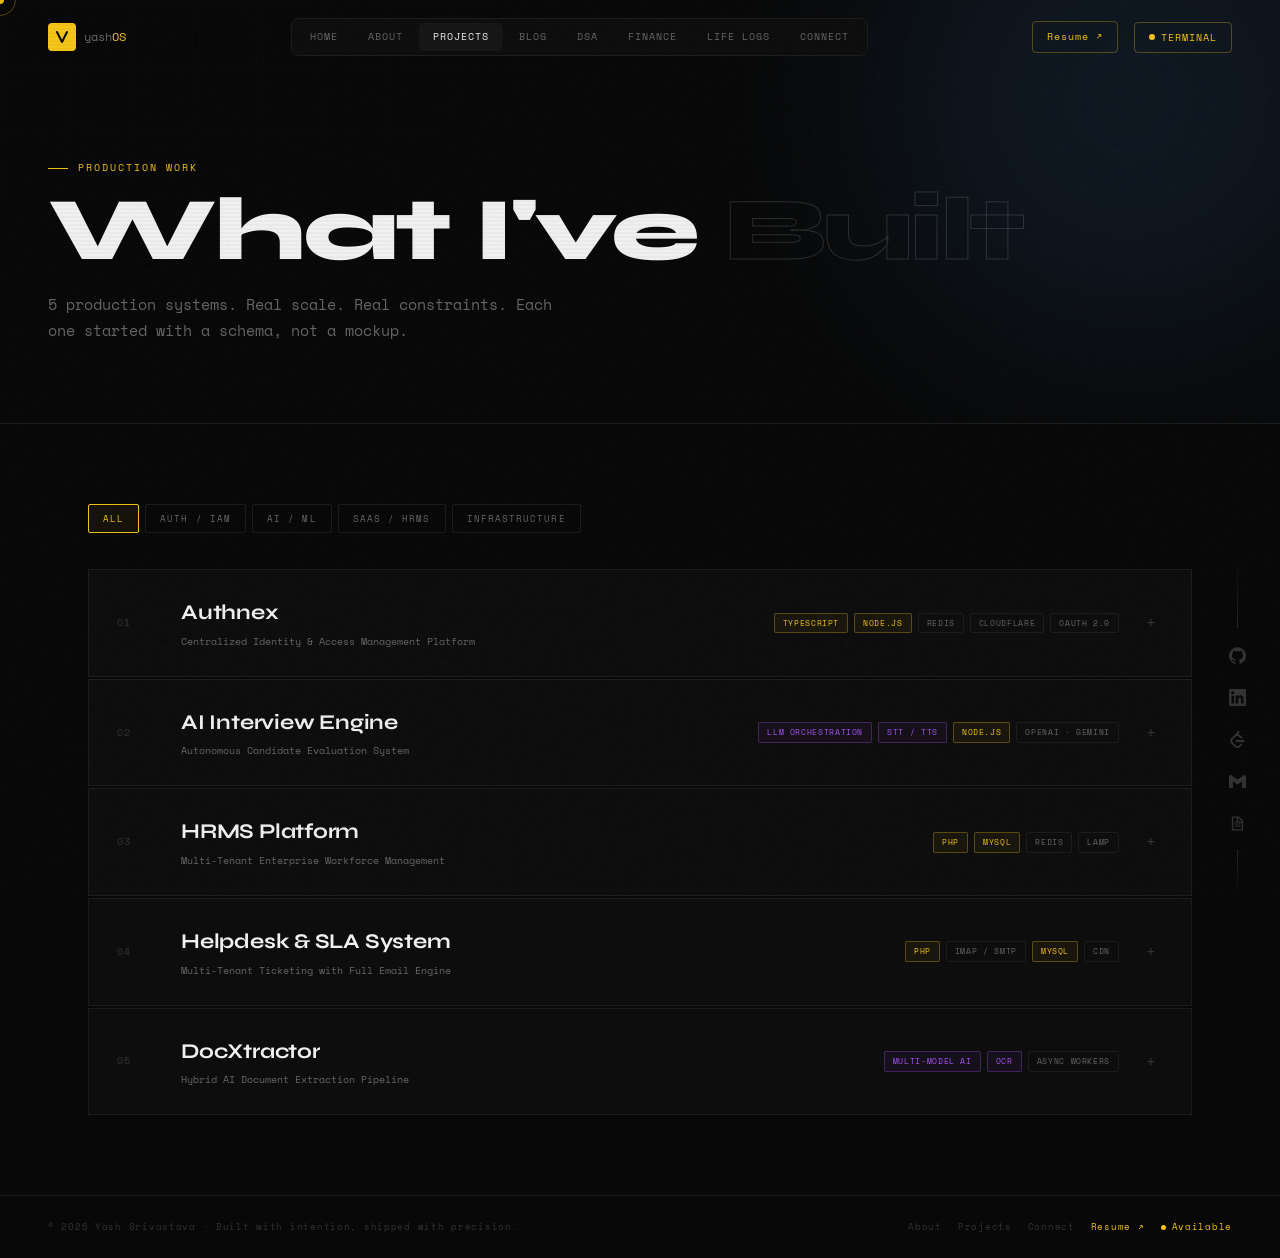
<file: pages/projects.html>
<!DOCTYPE html>
<html lang="en">

<head>
  <meta charset="UTF-8" />
  <meta name="viewport" content="width=device-width, initial-scale=1.0" />
  <title>Projects — Yash Srivastava</title>
  <meta name="description"
    content="Production systems built by Yash Srivastava — IAM, HRMS, AI Pipelines, SaaS infrastructure." />
  <link rel="stylesheet" href="/assets/css/shared.css" />
  <style>
    .filter-bar {
      display: flex;
      gap: 6px;
      margin-bottom: 36px;
      flex-wrap: wrap;
    }

    .filter-btn {
      font-family: var(--mono);
      font-size: 9px;
      letter-spacing: .12em;
      text-transform: uppercase;
      padding: 7px 14px;
      border: 1px solid var(--border);
      color: var(--gray2);
      background: transparent;
      cursor: pointer;
      border-radius: 2px;
      transition: all .2s;
    }

    .filter-btn:hover,
    .filter-btn.active {
      border-color: var(--green);
      color: var(--green);
      background: rgba(245, 197, 24, .05);
    }

    .projects-grid {
      display: flex;
      flex-direction: column;
      gap: 2px;
    }

    .proj-card {
      background: var(--bg2);
      border: 1px solid var(--border);
      overflow: hidden;
      transition: border-color .25s;
    }

    .proj-card:hover {
      border-color: rgba(245, 197, 24, .25);
    }

    .proj-card.hidden {
      display: none;
    }

    .proj-header {
      display: grid;
      grid-template-columns: 44px 1fr auto auto;
      align-items: center;
      gap: 20px;
      padding: 26px 28px;
      cursor: pointer;
      user-select: none;
    }

    .proj-num {
      font-family: var(--mono);
      font-size: 10px;
      color: var(--gray3);
      letter-spacing: .08em;
    }

    .proj-name {
      font-family: var(--display);
      font-size: 21px;
      font-weight: 700;
      letter-spacing: -.01em;
      transition: color .2s;
    }

    .proj-card:hover .proj-name {
      color: var(--green);
    }

    .proj-tagline {
      font-family: var(--mono);
      font-size: 10px;
      color: var(--gray2);
      margin-top: 4px;
    }

    .proj-tags {
      display: flex;
      gap: 6px;
      flex-wrap: wrap;
    }

    .proj-toggle {
      font-family: var(--mono);
      font-size: 16px;
      color: var(--gray3);
      width: 24px;
      text-align: center;
      transition: transform .3s, color .2s;
    }

    .proj-card.open .proj-toggle {
      transform: rotate(45deg);
      color: var(--green);
    }

    .proj-body {
      max-height: 0;
      overflow: hidden;
      transition: max-height .45s cubic-bezier(.4, 0, .2, 1);
    }

    .proj-card.open .proj-body {
      max-height: 1200px;
    }

    .proj-body-inner {
      border-top: 1px solid var(--border);
      padding: 28px;
      display: grid;
      grid-template-columns: 1fr 260px;
      gap: 32px;
    }

    .proj-bullets {
      list-style: none;
      display: flex;
      flex-direction: column;
      gap: 10px;
    }

    .proj-bullets li {
      font-size: 13px;
      color: var(--gray1);
      line-height: 1.75;
      padding-left: 18px;
      position: relative;
    }

    .proj-bullets li::before {
      content: '›';
      position: absolute;
      left: 0;
      color: var(--green);
      font-size: 14px;
    }

    .proj-bullets li strong {
      color: var(--white);
      font-weight: 500;
    }

    .proj-meta {
      display: flex;
      flex-direction: column;
      gap: 10px;
    }

    .proj-meta-block {
      background: var(--bg3);
      border: 1px solid var(--border);
      padding: 16px;
    }

    .proj-meta-label {
      font-family: var(--mono);
      font-size: 8px;
      color: var(--green);
      letter-spacing: .15em;
      text-transform: uppercase;
      margin-bottom: 8px;
    }

    .proj-meta-value {
      font-family: var(--mono);
      font-size: 10px;
      color: var(--gray2);
      line-height: 1.9;
    }

    .proj-links {
      display: flex;
      gap: 8px;
      margin-top: 12px;
    }

    /* Architecture diagram style */
    .arch-box {
      background: var(--bg3);
      border: 1px solid var(--border);
      padding: 20px;
      margin-top: 20px;
    }

    .arch-title {
      font-family: var(--mono);
      font-size: 9px;
      color: var(--green);
      letter-spacing: .15em;
      text-transform: uppercase;
      margin-bottom: 14px;
    }

    .arch-flow {
      font-family: var(--mono);
      font-size: 11px;
      color: var(--gray2);
      line-height: 2;
    }

    .arch-flow .node {
      display: inline-block;
      padding: 2px 8px;
      border: 1px solid var(--border2);
      border-radius: 2px;
      color: var(--white);
      font-size: 10px;
    }

    .arch-flow .arrow {
      color: var(--green);
      margin: 0 6px;
    }

    @media (max-width: 768px) {
      .proj-header {
        grid-template-columns: 32px 1fr auto;
      }

      .proj-tags {
        display: none;
      }

      .proj-body-inner {
        grid-template-columns: 1fr;
      }
    }
  </style>
</head>

<body>

  <section class="page-hero">
    <div class="page-hero-grid"></div>
    <div class="page-hero-orb" style="width:500px;height:500px;background:var(--blue);top:-150px;right:-100px;"></div>
    <div style="max-width:1200px;margin:0 auto;position:relative;z-index:1;">
      <div class="eyebrow reveal">Production Work</div>
      <h1 class="page-title reveal reveal-d1">What I've <span class="ghost">Built</span></h1>
      <p class="page-subtitle reveal reveal-d2">
        5 production systems. Real scale. Real constraints. Each one started with a schema, not a mockup.
      </p>
    </div>
  </section>

  <div class="section">

    <div class="filter-bar reveal">
      <button class="filter-btn active" data-filter="all">All</button>
      <button class="filter-btn" data-filter="auth">Auth / IAM</button>
      <button class="filter-btn" data-filter="ai">AI / ML</button>
      <button class="filter-btn" data-filter="saas">SaaS / HRMS</button>
      <button class="filter-btn" data-filter="infra">Infrastructure</button>
    </div>

    <div class="projects-grid">

      <!-- AUTHNEX -->
      <div class="proj-card reveal" data-categories="auth infra">
        <div class="proj-header" onclick="toggleProj(this)">
          <div class="proj-num">01</div>
          <div>
            <div class="proj-name">Authnex</div>
            <div class="proj-tagline">Centralized Identity & Access Management Platform</div>
          </div>
          <div class="proj-tags">
            <span class="tag green">TypeScript</span>
            <span class="tag green">Node.js</span>
            <span class="tag">Redis</span>
            <span class="tag">Cloudflare</span>
            <span class="tag">OAuth 2.0</span>
          </div>
          <div class="proj-toggle">+</div>
        </div>
        <div class="proj-body">
          <div class="proj-body-inner">
            <div>
              <ul class="proj-bullets">
                <li><strong>Centralized auth authority</strong> serving all internal SaaS products — replaced
                  per-product login fragmentation with unified identity infrastructure.</li>
                <li><strong>JWT + rotating refresh tokens</strong> — each token invalidated on use, preventing replay
                  attacks. Access tokens intentionally short-lived.</li>
                <li><strong>Multi-tenant RBAC</strong> via junction-table architecture — one user, multiple orgs,
                  distinct roles per tenant. Zero account duplication.</li>
                <li><strong>Hybrid session layer</strong> — Redis for sub-ms blacklist lookups + MySQL for durable
                  persistence. Full-user session kill on suspicion.</li>
                <li>Local JWT validation by consuming services — <strong>stateless, horizontally scalable</strong>, no
                  auth bottleneck per request.</li>
                <li>Cloudflare deployment with IP anomaly detection, rate limiting, OAuth 2.0, social login.</li>
              </ul>
              <div class="arch-box">
                <div class="arch-title">// Architecture Flow</div>
                <div class="arch-flow">
                  <span class="node">Client</span>
                  <span class="arrow">→</span>
                  <span class="node">Cloudflare Edge</span>
                  <span class="arrow">→</span>
                  <span class="node">Authnex API</span>
                  <span class="arrow">→</span>
                  <span class="node">Redis Blacklist</span><br>
                  &nbsp;&nbsp;&nbsp;&nbsp;&nbsp;&nbsp;&nbsp;&nbsp;&nbsp;&nbsp;&nbsp;&nbsp;&nbsp;&nbsp;&nbsp;&nbsp;&nbsp;&nbsp;&nbsp;&nbsp;&nbsp;&nbsp;&nbsp;&nbsp;&nbsp;&nbsp;&nbsp;&nbsp;&nbsp;&nbsp;&nbsp;&nbsp;&nbsp;&nbsp;&nbsp;&nbsp;&nbsp;&nbsp;&nbsp;&nbsp;&nbsp;&nbsp;&nbsp;&nbsp;&nbsp;&nbsp;&nbsp;
                  <span class="arrow">+</span>
                  <span class="node">MySQL (durable)</span><br>
                  <span class="node">Consuming Service</span>
                  <span class="arrow">→</span> validates JWT locally (stateless)
                </div>
              </div>
            </div>
            <div class="proj-meta">
              <div class="proj-meta-block">
                <div class="proj-meta-label">Stack</div>
                <div class="proj-meta-value">TypeScript · Node.js<br>MySQL · Redis<br>Cloudflare Workers<br>JWT · OAuth
                  2.0</div>
              </div>
              <div class="proj-meta-block">
                <div class="proj-meta-label">Highlights</div>
                <div class="proj-meta-value">Multi-tenant RBAC<br>Token rotation<br>Stateless validation<br>Blacklist
                  caching</div>
              </div>
              <div class="proj-meta-block">
                <div class="proj-meta-label">Status</div>
                <div class="proj-meta-value" style="color:var(--green);">Production · Active</div>
              </div>
            </div>
          </div>
        </div>
      </div>

      <!-- AI INTERVIEW ENGINE -->
      <div class="proj-card reveal reveal-d1" data-categories="ai">
        <div class="proj-header" onclick="toggleProj(this)">
          <div class="proj-num">02</div>
          <div>
            <div class="proj-name">AI Interview Engine</div>
            <div class="proj-tagline">Autonomous Candidate Evaluation System</div>
          </div>
          <div class="proj-tags">
            <span class="tag purple">LLM Orchestration</span>
            <span class="tag purple">STT / TTS</span>
            <span class="tag green">Node.js</span>
            <span class="tag">OpenAI · Gemini</span>
          </div>
          <div class="proj-toggle">+</div>
        </div>
        <div class="proj-body">
          <div class="proj-body-inner">
            <div>
              <ul class="proj-bullets">
                <li><strong>30s → &lt;2s latency</strong> — root cause: tight sequential STT→LLM→TTS coupling. Decoupled
                  pipeline, async execution, parallel API orchestration.</li>
                <li><strong>Plugin-style model abstraction</strong> — runtime switching between OpenAI, Gemini, Claude,
                  Mistral, ElevenLabs, self-hosted. Zero code change per swap.</li>
                <li>Prompt orchestration with <strong>role-specific templates + incremental transcript context</strong>.
                  Structured JSON output enforced with schema validation.</li>
                <li><strong>Hybrid scoring engine</strong> — LLM eval + rule-based validation + weighted aggregation +
                  confidence filtering. All async via concurrent workers.</li>
                <li><strong>Extensible test engine</strong> — MCQ, subjective, AI-evaluated formats. Role-based dynamic
                  test generation.</li>
                <li>Retry + fallback routing — provider failure triggers automatic reroute to next in priority chain.
                </li>
              </ul>
              <div class="arch-box">
                <div class="arch-title">// Pipeline Architecture</div>
                <div class="arch-flow">
                  <span class="node">Audio Input</span>
                  <span class="arrow">→</span>
                  <span class="node">STT (async)</span>
                  <span class="arrow">⟳</span>
                  <span class="node">LLM (parallel)</span>
                  <span class="arrow">⟳</span>
                  <span class="node">TTS (async)</span><br>
                  &nbsp;&nbsp;&nbsp;&nbsp;&nbsp;&nbsp;&nbsp;&nbsp;&nbsp;&nbsp;&nbsp;&nbsp;&nbsp;&nbsp;&nbsp;&nbsp;&nbsp;&nbsp;&nbsp;&nbsp;&nbsp;&nbsp;&nbsp;&nbsp;&nbsp;&nbsp;&nbsp;&nbsp;&nbsp;
                  <span class="arrow">↓</span><br>
                  &nbsp;&nbsp;&nbsp;&nbsp;&nbsp;&nbsp;&nbsp;&nbsp;&nbsp;&nbsp;&nbsp;&nbsp;&nbsp;&nbsp;&nbsp;&nbsp;&nbsp;&nbsp;&nbsp;&nbsp;&nbsp;&nbsp;
                  <span class="node">Scoring Workers</span>
                  <span class="arrow">→</span>
                  <span class="node">Evaluation Report</span>
                </div>
              </div>
            </div>
            <div class="proj-meta">
              <div class="proj-meta-block">
                <div class="proj-meta-label">Models</div>
                <div class="proj-meta-value">OpenAI · Gemini<br>Claude · Mistral<br>ElevenLabs<br>Self-hosted</div>
              </div>
              <div class="proj-meta-block">
                <div class="proj-meta-label">Key Win</div>
                <div class="proj-meta-value" style="color:var(--green);">30s pipeline<br>→ &lt;2s end-to-end</div>
              </div>
              <div class="proj-meta-block">
                <div class="proj-meta-label">Status</div>
                <div class="proj-meta-value" style="color:var(--green);">Production · Active</div>
              </div>
            </div>
          </div>
        </div>
      </div>

      <!-- HRMS -->
      <div class="proj-card reveal reveal-d2" data-categories="saas">
        <div class="proj-header" onclick="toggleProj(this)">
          <div class="proj-num">03</div>
          <div>
            <div class="proj-name">HRMS Platform</div>
            <div class="proj-tagline">Multi-Tenant Enterprise Workforce Management</div>
          </div>
          <div class="proj-tags">
            <span class="tag yellow">PHP</span>
            <span class="tag yellow">MySQL</span>
            <span class="tag">Redis</span>
            <span class="tag">LAMP</span>
          </div>
          <div class="proj-toggle">+</div>
        </div>
        <div class="proj-body">
          <div class="proj-body-inner">
            <div>
              <ul class="proj-bullets">
                <li><strong>End-to-end workforce platform</strong> — recruitment, onboarding, attendance, leave,
                  training, certifications, PMS, incentives, MIS reporting.</li>
                <li><strong>Hierarchical org modeling</strong> — parent-child department schema, cycle-prevention
                  constraints, structural integrity enforcement.</li>
                <li><strong>Concurrency-safe attendance</strong> — DB-level UNIQUE(employee_id, attendance_date)
                  prevents duplicates. 20% fewer discrepancies.</li>
                <li><strong>Multi-reviewer PMS</strong> — weighted dynamic scoring, configurable aggregation, management
                  override, evaluation locking.</li>
                <li><strong>Rule-based incentive engine</strong> — formula-driven payouts tied to PMS. Rules as DB
                  records = zero-code updates.</li>
                <li>Indexed views + query tuning → <strong>~25% reduction</strong> in MIS analytics latency.</li>
              </ul>
            </div>
            <div class="proj-meta">
              <div class="proj-meta-block">
                <div class="proj-meta-label">Stack</div>
                <div class="proj-meta-value">PHP (LAMP) · MySQL<br>Redis · jQuery<br>PHPMailer · Bootstrap</div>
              </div>
              <div class="proj-meta-block">
                <div class="proj-meta-label">Modules</div>
                <div class="proj-meta-value">Recruitment · Attendance<br>Leave · Training<br>PMS · Incentives · MIS
                </div>
              </div>
            </div>
          </div>
        </div>
      </div>

      <!-- HELPDESK -->
      <div class="proj-card reveal reveal-d3" data-categories="saas infra">
        <div class="proj-header" onclick="toggleProj(this)">
          <div class="proj-num">04</div>
          <div>
            <div class="proj-name">Helpdesk & SLA System</div>
            <div class="proj-tagline">Multi-Tenant Ticketing with Full Email Engine</div>
          </div>
          <div class="proj-tags">
            <span class="tag yellow">PHP</span>
            <span class="tag">IMAP / SMTP</span>
            <span class="tag yellow">MySQL</span>
            <span class="tag">CDN</span>
          </div>
          <div class="proj-toggle">+</div>
        </div>
        <div class="proj-body">
          <div class="proj-body-inner">
            <div>
              <ul class="proj-bullets">
                <li><strong>Full IMAP integration</strong> from scratch — inbound ingestion, threading, reply handling,
                  archiving, attachment management.</li>
                <li><strong>3-layer deduplication</strong> — Message-ID + In-Reply-To (primary), subject normalization
                  for Re:/Fwd (secondary), body validation (tertiary).</li>
                <li><strong>Contract-based SLA engine</strong> — timezone-aware UTC deadline computation, 24×7.
                  Immutably attached at ticket creation.</li>
                <li>Attachments on object storage + CDN — decoupled from DB, served from edge.</li>
                <li>Debugged complex concurrent IMAP duplicate suppression in production under load.</li>
              </ul>
            </div>
            <div class="proj-meta">
              <div class="proj-meta-block">
                <div class="proj-meta-label">Hardest Part</div>
                <div class="proj-meta-value">IMAP thread<br>reconstruction +<br>3-layer email<br>dedup in prod</div>
              </div>
            </div>
          </div>
        </div>
      </div>

      <!-- DOCXTRACTOR -->
      <div class="proj-card reveal reveal-d4" data-categories="ai">
        <div class="proj-header" onclick="toggleProj(this)">
          <div class="proj-num">05</div>
          <div>
            <div class="proj-name">DocXtractor</div>
            <div class="proj-tagline">Hybrid AI Document Extraction Pipeline</div>
          </div>
          <div class="proj-tags">
            <span class="tag purple">Multi-model AI</span>
            <span class="tag purple">OCR</span>
            <span class="tag">Async Workers</span>
          </div>
          <div class="proj-toggle">+</div>
        </div>
        <div class="proj-body">
          <div class="proj-body-inner">
            <div>
              <ul class="proj-bullets">
                <li><strong>Multi-model abstraction</strong> — Gemini, OpenAI, Claude, Mistral, self-hosted vision
                  models. Same plugin pattern as AI Interview Engine.</li>
                <li><strong>Hybrid extraction</strong> — LLM semantic parsing for unstructured content +
                  regex/rule-based deterministic validation for structured fields (PAN, GSTIN, invoice numbers).</li>
                <li>Document-type templating — classified on ingestion, routed to per-template prompt + validation
                  schema.</li>
                <li>Structured JSON normalization at pipeline exit for reliable downstream integration.</li>
                <li><strong>Async concurrent workers</strong> — bulk uploads parallel-processed. Synchronous threads
                  never blocked.</li>
              </ul>
            </div>
            <div class="proj-meta">
              <div class="proj-meta-block">
                <div class="proj-meta-label">Approach</div>
                <div class="proj-meta-value">LLM parsing<br>+ regex validation<br>= hybrid accuracy</div>
              </div>
            </div>
          </div>
        </div>
      </div>

    </div>
  </div>

  <script src="/assets/js/shell.js"></script>
  <script>
    YashOS.init({ activePage: 'projects' });

    // Filter
    document.querySelectorAll('.filter-btn').forEach(btn => {
      btn.addEventListener('click', () => {
        document.querySelectorAll('.filter-btn').forEach(b => b.classList.remove('active'));
        btn.classList.add('active');
        const f = btn.dataset.filter;
        document.querySelectorAll('.proj-card').forEach(card => {
          const cats = (card.dataset.categories || '').split(' ');
          card.classList.toggle('hidden', f !== 'all' && !cats.includes(f));
        });
      });
    });

    // Accordion
    function toggleProj(header) {
      const card = header.closest('.proj-card');
      const isOpen = card.classList.contains('open');
      document.querySelectorAll('.proj-card.open').forEach(c => { if (c !== card) c.classList.remove('open'); });
      card.classList.toggle('open', !isOpen);
    }
  </script>
</body>

</html>
</file>
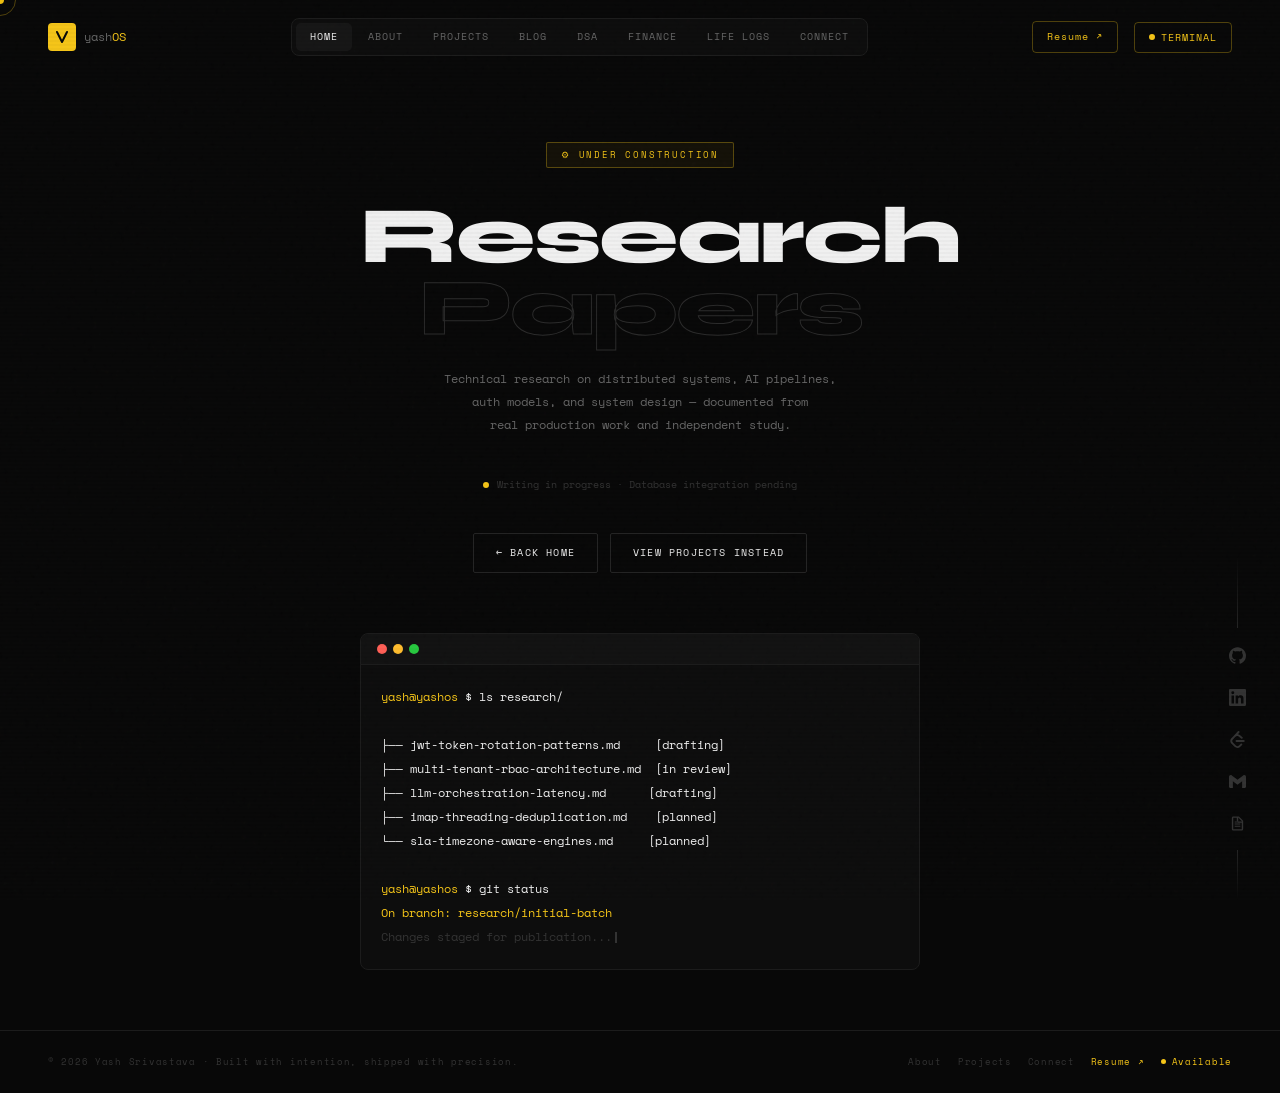
<file: pages/research.html>
<!DOCTYPE html>
<html lang="en">
<head>
  <meta charset="UTF-8" />
  <meta name="viewport" content="width=device-width, initial-scale=1.0" />
  <title>Research — Coming Soon · yashOS</title>
  <meta name="description" content="Yash Srivastava's technical research on distributed systems, AI pipelines, auth models, and system design. Coming soon." />
  <link rel="stylesheet" href="/assets/css/shared.css" />
</head>
<body>

  <main style="padding-top: 80px;">
    <div class="coming-soon-wrap">
      <div class="coming-soon-inner">

        <div class="coming-soon-badge">⚙ Under Construction</div>

        <h1 class="coming-soon-title">
          Research<br><span class="ghost">Papers</span>
        </h1>

        <p class="coming-soon-sub">
          Technical research on distributed systems, AI pipelines,<br>
          auth models, and system design — documented from<br>
          real production work and independent study.
        </p>

        <div class="coming-soon-eta">
          <div class="coming-soon-eta-dot"></div>
          Writing in progress · Database integration pending
        </div>

        <div class="coming-soon-actions">
          <a href="/" class="btn ghost">← Back Home</a>
          <a href="/pages/projects.html" class="btn ghost">View Projects Instead</a>
        </div>

        <div class="coming-soon-terminal">
          <div class="coming-soon-terminal-bar">
            <span class="d1"></span><span class="d2"></span><span class="d3"></span>
          </div>
          <div class="coming-soon-terminal-body">
            <div><span class="c-green">yash@yashos</span> $ ls research/</div>
            <div>&nbsp;</div>
            <div class="c-white">├── jwt-token-rotation-patterns.md &nbsp;&nbsp;&nbsp;&nbsp;[drafting]</div>
            <div class="c-white">├── multi-tenant-rbac-architecture.md &nbsp;[in review]</div>
            <div class="c-white">├── llm-orchestration-latency.md &nbsp;&nbsp;&nbsp;&nbsp;&nbsp;[drafting]</div>
            <div class="c-white">├── imap-threading-deduplication.md &nbsp;&nbsp;&nbsp;[planned]</div>
            <div class="c-white">└── sla-timezone-aware-engines.md &nbsp;&nbsp;&nbsp;&nbsp;[planned]</div>
            <div>&nbsp;</div>
            <div><span class="c-green">yash@yashos</span> $ git status</div>
            <div class="c-yellow">On branch: research/initial-batch</div>
            <div class="c-dim">Changes staged for publication...<span style="display:inline-block;width:2px;height:.9em;background:var(--gray3);margin-left:3px;vertical-align:middle;animation:blink 1s step-end infinite;"></span></div>
          </div>
        </div>

      </div>
    </div>
  </main>

  <script src="/assets/js/shell.js"></script>
  <script>YashOS.init({ activePage: 'home' });</script>
</body>
</html>
</file>
<file: assets/css/shared.css>
/* ═══════════════════════════════════════════════════════
   yashOS — Shared Design System
   shared.css · All pages import this
═══════════════════════════════════════════════════════ */

@import url('https://fonts.googleapis.com/css2?family=Space+Mono:ital,wght@0,400;0,700;1,400&family=Syne:wght@400;500;600;700;800&family=DM+Sans:ital,opsz,wght@0,9..40,300;0,9..40,400;0,9..40,500;1,9..40,300&display=swap');

/* ── TOKENS ── */
:root {
    --bg: #080808;
    --bg2: #0d0d0d;
    --bg3: #121212;
    --bg4: #161616;
    --border: #1c1c1c;
    --border2: #242424;
    --green: #f5c518;
    --green2: #d4a017;
    --green-dim: rgba(245, 197, 24, .08);
    --blue: #4d9eff;
    --purple: #a855f7;
    --yellow: #f5c518;
    --red: #ff4d4d;
    --white: #f0f0f0;
    --gray1: #aaa;
    --gray2: #666;
    --gray3: #333;
    --mono: 'Space Mono', monospace;
    --sans: 'DM Sans', sans-serif;
    --display: 'Syne', sans-serif;
}

/* ── RESET ── */
*,
*::before,
*::after {
    box-sizing: border-box;
    margin: 0;
    padding: 0;
}

html {
    scroll-behavior: smooth;
}

body {
    background: var(--bg);
    color: var(--white);
    font-family: var(--sans);
    overflow-x: hidden;
    cursor: none;
    line-height: 1.6;
}

::selection {
    background: rgba(245, 197, 24, .2);
    color: var(--green);
}

::-webkit-scrollbar {
    width: 4px;
}

::-webkit-scrollbar-track {
    background: var(--bg);
}

::-webkit-scrollbar-thumb {
    background: var(--gray3);
    border-radius: 2px;
}

::-webkit-scrollbar-thumb:hover {
    background: var(--green);
}

/* ── CURSOR ── */
#cursor {
    position: fixed;
    width: 8px;
    height: 8px;
    background: var(--green);
    border-radius: 50%;
    pointer-events: none;
    z-index: 99999;
    transform: translate(-50%, -50%);
    transition: width .12s, height .12s;
    mix-blend-mode: difference;
}

#cursor-ring {
    position: fixed;
    width: 32px;
    height: 32px;
    border: 1px solid rgba(245, 197, 24, .3);
    border-radius: 50%;
    pointer-events: none;
    z-index: 99998;
    transform: translate(-50%, -50%);
    transition: width .18s, height .18s, border-color .2s;
}

#cursor.hover {
    width: 14px;
    height: 14px;
}

#cursor-ring.hover {
    width: 48px;
    height: 48px;
    border-color: rgba(245, 197, 24, .5);
}

/* ── OVERLAYS ── */
.noise-overlay {
    position: fixed;
    inset: 0;
    pointer-events: none;
    z-index: 9990;
    opacity: .5;
    background-image: url("data:image/svg+xml,%3Csvg viewBox='0 0 200 200' xmlns='http://www.w3.org/2000/svg'%3E%3Cfilter id='n'%3E%3CfeTurbulence type='fractalNoise' baseFrequency='0.85' numOctaves='4' stitchTiles='stitch'/%3E%3C/filter%3E%3Crect width='100%25' height='100%25' filter='url(%23n)' opacity='0.035'/%3E%3C/svg%3E");
}

.scan-overlay {
    position: fixed;
    inset: 0;
    pointer-events: none;
    z-index: 9989;
    background: repeating-linear-gradient(0deg, transparent, transparent 2px, rgba(0, 0, 0, .025) 2px, rgba(0, 0, 0, .025) 4px);
}

#scroll-progress {
    position: fixed;
    top: 0;
    left: 0;
    height: 2px;
    background: linear-gradient(90deg, var(--green), var(--blue));
    z-index: 9995;
    width: 0%;
    transition: width .1s;
}

/* ── NAV ── */
nav {
    position: fixed;
    top: 0;
    left: 0;
    right: 0;
    z-index: 1000;
    display: flex;
    justify-content: space-between;
    align-items: center;
    padding: 18px 48px;
    transition: all .3s;
}

nav.scrolled {
    background: rgba(8, 8, 8, .92);
    backdrop-filter: blur(20px);
    border-bottom: 1px solid var(--border);
}

.nav-logo {
    font-family: var(--mono);
    font-size: 12px;
    color: var(--white);
    text-decoration: none;
    display: flex;
    align-items: center;
    gap: 8px;
}

.nav-logo-icon {
    width: 28px;
    height: 28px;
    background: var(--green);
    display: flex;
    align-items: center;
    justify-content: center;
    border-radius: 4px;
}

.nav-logo-icon svg {
    width: 14px;
    height: 14px;
}

.nav-logo-text {
    color: var(--gray2);
}

.nav-logo-text span {
    color: var(--green);
}

.nav-center {
    display: flex;
    gap: 2px;
    background: var(--bg2);
    border: 1px solid var(--border);
    padding: 4px;
    border-radius: 8px;
}

.nav-center a {
    font-family: var(--mono);
    font-size: 10px;
    color: var(--gray2);
    text-decoration: none;
    letter-spacing: .1em;
    text-transform: uppercase;
    padding: 6px 14px;
    border-radius: 5px;
    transition: all .2s;
}

.nav-center a:hover,
.nav-center a.active {
    color: var(--white);
    background: var(--bg4);
}

.nav-right {
    display: flex;
    align-items: center;
    gap: 16px;
}

.terminal-btn {
    font-family: var(--mono);
    font-size: 10px;
    color: var(--green);
    background: transparent;
    border: 1px solid rgba(245, 197, 24, .3);
    padding: 7px 14px;
    cursor: pointer;
    letter-spacing: .1em;
    text-transform: uppercase;
    transition: all .2s;
    display: flex;
    align-items: center;
    gap: 6px;
    border-radius: 4px;
}

.terminal-btn:hover {
    background: var(--green-dim);
    border-color: var(--green);
}

.terminal-btn .t-dot {
    width: 6px;
    height: 6px;
    background: var(--green);
    border-radius: 50%;
    animation: pulse-dot 2s ease-in-out infinite;
}

.nav-mobile-btn {
    display: none;
    background: none;
    border: none;
    cursor: pointer;
    flex-direction: column;
    gap: 5px;
    padding: 4px;
}

.nav-mobile-btn span {
    display: block;
    width: 22px;
    height: 1px;
    background: var(--gray2);
    transition: all .3s;
}

/* ── MOBILE NAV ── */
.mobile-nav {
    display: none;
    position: fixed;
    inset: 0;
    background: var(--bg2);
    z-index: 999;
    flex-direction: column;
    align-items: center;
    justify-content: center;
    gap: 8px;
}

.mobile-nav.active {
    display: flex;
}

.mobile-nav a {
    font-family: var(--display);
    font-size: 32px;
    font-weight: 800;
    color: var(--white);
    text-decoration: none;
    letter-spacing: -.02em;
    padding: 8px 0;
    transition: color .2s;
}

.mobile-nav a:hover {
    color: var(--green);
}

.mobile-nav-close {
    position: absolute;
    top: 20px;
    right: 24px;
    background: none;
    border: none;
    color: var(--gray2);
    font-size: 24px;
    cursor: pointer;
}

/* ── FOOTER ── */
footer {
    border-top: 1px solid var(--border);
    padding: 24px 48px;
    display: flex;
    justify-content: space-between;
    align-items: center;
}

.footer-left {
    font-family: var(--mono);
    font-size: 9px;
    color: var(--gray3);
    letter-spacing: .08em;
}

.footer-right {
    font-family: var(--mono);
    font-size: 9px;
    color: var(--gray3);
    letter-spacing: .08em;
    display: flex;
    align-items: center;
    gap: 16px;
}

.footer-right a {
    color: var(--gray3);
    text-decoration: none;
    transition: color .2s;
}

.footer-right a:hover {
    color: var(--green);
}

.footer-status {
    display: flex;
    align-items: center;
    gap: 6px;
    color: var(--green);
}

/* ── PAGE HERO ── */
.page-hero {
    padding: 160px 48px 80px;
    position: relative;
    overflow: hidden;
    border-bottom: 1px solid var(--border);
}

.page-hero-grid {
    position: absolute;
    inset: 0;
    background-image:
        linear-gradient(rgba(245, 197, 24, .015) 1px, transparent 1px),
        linear-gradient(90deg, rgba(245, 197, 24, .015) 1px, transparent 1px);
    background-size: 64px 64px;
    mask-image: radial-gradient(ellipse 100% 100% at 0% 0%, black 20%, transparent 70%);
    pointer-events: none;
}

.page-hero-orb {
    position: absolute;
    border-radius: 50%;
    filter: blur(100px);
    pointer-events: none;
    opacity: .1;
}

.eyebrow {
    font-family: var(--mono);
    font-size: 10px;
    color: var(--green);
    letter-spacing: .2em;
    text-transform: uppercase;
    margin-bottom: 14px;
    display: flex;
    align-items: center;
    gap: 10px;
}

.eyebrow::before {
    content: '';
    width: 20px;
    height: 1px;
    background: var(--green);
    display: inline-block;
}

.page-title {
    font-family: var(--display);
    font-weight: 800;
    font-size: clamp(40px, 7vw, 96px);
    line-height: .9;
    letter-spacing: -.025em;
}

.page-title .ghost {
    color: transparent;
    -webkit-text-stroke: 1px rgba(240, 240, 240, .15);
}

.page-subtitle {
    font-size: 15px;
    color: var(--gray2);
    margin-top: 20px;
    max-width: 520px;
    line-height: 1.75;
    font-family: var(--mono);
}

/* ── SECTION ── */
.section {
    padding: 80px 48px;
    max-width: 1200px;
    margin: 0 auto;
}

.section-full {
    padding: 80px 48px;
}

.section-heading {
    font-family: var(--display);
    font-weight: 800;
    font-size: clamp(24px, 3.5vw, 44px);
    line-height: .95;
    letter-spacing: -.025em;
    margin-bottom: 40px;
}

.section-heading .ghost {
    color: transparent;
    -webkit-text-stroke: 1px rgba(240, 240, 240, .15);
}

/* ── BUTTONS ── */
.btn {
    font-family: var(--mono);
    font-size: 10px;
    letter-spacing: .12em;
    text-transform: uppercase;
    text-decoration: none;
    padding: 11px 22px;
    border: 1px solid var(--green);
    color: var(--bg);
    background: var(--green);
    cursor: pointer;
    transition: all .2s;
    border-radius: 2px;
    display: inline-flex;
    align-items: center;
    gap: 8px;
}

.btn:hover {
    background: var(--green2);
    transform: translateY(-2px);
    box-shadow: 0 8px 24px rgba(245, 197, 24, .2);
}

.btn.ghost {
    background: transparent;
    color: var(--white);
    border-color: var(--border2);
}

.btn.ghost:hover {
    border-color: var(--white);
    background: rgba(255, 255, 255, .04);
    transform: translateY(-2px);
}

.btn.sm {
    padding: 8px 16px;
    font-size: 9px;
}

/* ── CARDS ── */
.card {
    background: var(--bg2);
    border: 1px solid var(--border);
    padding: 28px;
    position: relative;
    overflow: hidden;
    transition: border-color .25s, transform .25s;
}

.card:hover {
    border-color: var(--border2);
    transform: translateY(-2px);
}

.card-accent-line {
    position: absolute;
    top: 0;
    left: 0;
    right: 0;
    height: 2px;
    background: var(--card-accent, var(--green));
    transform: scaleX(0);
    transform-origin: left;
    transition: transform .3s;
}

.card:hover .card-accent-line {
    transform: scaleX(1);
}

.card-label {
    font-family: var(--mono);
    font-size: 9px;
    color: var(--green);
    letter-spacing: .15em;
    text-transform: uppercase;
    margin-bottom: 12px;
}

/* ── TAGS ── */
.tag {
    font-family: var(--mono);
    font-size: 8px;
    letter-spacing: .08em;
    text-transform: uppercase;
    padding: 3px 8px;
    border: 1px solid var(--border);
    color: var(--gray2);
    border-radius: 2px;
    display: inline-block;
}

.tag.green {
    border-color: rgba(245, 197, 24, .3);
    color: var(--green);
    background: rgba(245, 197, 24, .05);
}

.tag.blue {
    border-color: rgba(77, 158, 255, .3);
    color: var(--blue);
    background: rgba(77, 158, 255, .05);
}

.tag.yellow {
    border-color: rgba(245, 197, 24, .3);
    color: var(--yellow);
    background: rgba(245, 197, 24, .05);
}

.tag.red {
    border-color: rgba(255, 77, 77, .3);
    color: var(--red);
    background: rgba(255, 77, 77, .05);
}

.tag.purple {
    border-color: rgba(168, 85, 247, .3);
    color: var(--purple);
    background: rgba(168, 85, 247, .05);
}

/* ── TERMINAL ── */
#terminal-overlay {
    position: fixed;
    inset: 0;
    z-index: 9000;
    background: rgba(0, 0, 0, .85);
    backdrop-filter: blur(8px);
    display: flex;
    align-items: center;
    justify-content: center;
    opacity: 0;
    pointer-events: none;
    transition: opacity .3s;
}

#terminal-overlay.active {
    opacity: 1;
    pointer-events: all;
}

.terminal-window {
    width: min(780px, 94vw);
    height: min(540px, 80vh);
    background: #0a0a0a;
    border: 1px solid rgba(245, 197, 24, .3);
    border-radius: 8px;
    overflow: hidden;
    display: flex;
    flex-direction: column;
    box-shadow: 0 0 80px rgba(245, 197, 24, .08), 0 40px 120px rgba(0, 0, 0, .8);
    transform: scale(.95) translateY(20px);
    transition: transform .35s cubic-bezier(.34, 1.56, .64, 1), opacity .3s;
    opacity: 0;
}

#terminal-overlay.active .terminal-window {
    transform: scale(1) translateY(0);
    opacity: 1;
}

.terminal-titlebar {
    background: #111;
    border-bottom: 1px solid var(--border);
    padding: 12px 16px;
    display: flex;
    align-items: center;
    gap: 12px;
    flex-shrink: 0;
}

.t-dots {
    display: flex;
    gap: 7px;
}

.t-dot-btn {
    width: 11px;
    height: 11px;
    border-radius: 50%;
    cursor: pointer;
    transition: opacity .2s;
}

.t-dot-btn:hover {
    opacity: .7;
}

.t-dot-btn.red {
    background: #ff5f56;
}

.t-dot-btn.yellow {
    background: #ffbd2e;
}

.t-dot-btn.green {
    background: #27c93f;
}

.t-title {
    flex: 1;
    text-align: center;
    font-family: var(--mono);
    font-size: 10px;
    color: var(--gray2);
    letter-spacing: .1em;
}

.t-version {
    font-family: var(--mono);
    font-size: 9px;
    color: var(--gray3);
}

.terminal-body {
    flex: 1;
    overflow-y: auto;
    padding: 20px;
    display: flex;
    flex-direction: column;
    gap: 4px;
    scrollbar-width: thin;
    scrollbar-color: var(--border) transparent;
}

.t-line {
    font-family: var(--mono);
    font-size: 12px;
    line-height: 1.8;
    white-space: pre-wrap;
    word-break: break-word;
}

.t-line.prompt {
    color: var(--white);
}

.t-line.prompt .t-user {
    color: var(--green);
}

.t-line.prompt .t-at {
    color: var(--gray3);
}

.t-line.prompt .t-dir {
    color: var(--blue);
}

.t-line.output {
    color: var(--gray2);
}

.t-line.output.green {
    color: var(--green);
}

.t-line.output.yellow {
    color: var(--yellow);
}

.t-line.output.blue {
    color: var(--blue);
}

.t-line.output.red {
    color: var(--red);
}

.t-line.output.dim {
    color: var(--gray3);
}

.t-line.output.bold {
    color: var(--white);
    font-weight: 700;
}

.t-line.blank {
    height: 6px;
}

.terminal-input-row {
    display: flex;
    align-items: center;
    gap: 8px;
    padding: 12px 20px;
    border-top: 1px solid var(--border);
    background: #0a0a0a;
    flex-shrink: 0;
}

.t-prompt-label {
    font-family: var(--mono);
    font-size: 12px;
    white-space: nowrap;
    flex-shrink: 0;
}

.t-prompt-label .t-user {
    color: var(--green);
}

.t-prompt-label .t-at {
    color: var(--gray3);
}

.t-prompt-label .t-dir {
    color: var(--blue);
}

.t-prompt-label .t-arrow {
    color: var(--green);
}

#terminal-input {
    flex: 1;
    background: transparent;
    border: none;
    outline: none;
    font-family: var(--mono);
    font-size: 12px;
    color: var(--white);
    caret-color: var(--green);
}

/* ── REVEAL ── */
.reveal {
    opacity: 0;
    transform: translateY(24px);
    transition: opacity .7s ease, transform .7s ease;
}

.reveal.visible {
    opacity: 1;
    transform: translateY(0);
}

.reveal-d1 {
    transition-delay: .1s;
}

.reveal-d2 {
    transition-delay: .2s;
}

.reveal-d3 {
    transition-delay: .3s;
}

.reveal-d4 {
    transition-delay: .4s;
}

.reveal-d5 {
    transition-delay: .5s;
}

/* ── UTILS ── */
.cursor-blink {
    display: inline-block;
    width: 2px;
    height: .9em;
    background: var(--green);
    margin-left: 3px;
    vertical-align: middle;
    animation: blink 1s step-end infinite;
}

.divider {
    height: 1px;
    background: var(--border);
    margin: 40px 0;
}

.mono {
    font-family: var(--mono);
}

.text-green {
    color: var(--green);
}

.text-blue {
    color: var(--blue);
}

.text-yellow {
    color: var(--yellow);
}

.text-red {
    color: var(--red);
}

.text-purple {
    color: var(--purple);
}

.text-muted {
    color: var(--gray2);
}

.text-dim {
    color: var(--gray3);
}

/* ── ANIMATIONS ── */
@keyframes fadeUp {
    to {
        opacity: 1;
        transform: translateY(0);
    }
}

@keyframes blink {

    0%,
    100% {
        opacity: 1;
    }

    50% {
        opacity: 0;
    }
}

@keyframes pulse-dot {

    0%,
    100% {
        opacity: .4;
        transform: scale(1);
    }

    50% {
        opacity: 1;
        transform: scale(1.3);
    }
}

@keyframes spin {
    to {
        transform: rotate(360deg);
    }
}

/* ── LOADING SPINNER ── */
.spinner {
    width: 20px;
    height: 20px;
    border: 2px solid var(--border2);
    border-top-color: var(--green);
    border-radius: 50%;
    animation: spin .7s linear infinite;
    display: inline-block;
}

/* ── EMPTY STATE ── */
.empty-state {
    text-align: center;
    padding: 80px 24px;
    font-family: var(--mono);
    color: var(--gray2);
}

.empty-state-icon {
    font-size: 32px;
    margin-bottom: 16px;
    opacity: .3;
}

.empty-state-title {
    font-size: 14px;
    color: var(--gray1);
    margin-bottom: 8px;
}

.empty-state-sub {
    font-size: 11px;
    color: var(--gray3);
}

/* ── RESUME BUTTON ── */
.resume-btn {
    font-family: var(--mono);
    font-size: 10px;
    color: var(--green);
    text-decoration: none;
    border: 1px solid rgba(245, 197, 24, .3);
    padding: 7px 14px;
    border-radius: 4px;
    letter-spacing: .1em;
    transition: all .2s;
    white-space: nowrap;
}

.resume-btn:hover {
    background: var(--green-dim);
    border-color: var(--green);
}

/* ── COMING SOON ── */
.coming-soon-wrap {
    min-height: 70vh;
    display: flex;
    align-items: center;
    justify-content: center;
    text-align: center;
    padding: 60px 24px;
}

.coming-soon-inner {
    max-width: 560px;
}

.coming-soon-badge {
    display: inline-block;
    font-family: var(--mono);
    font-size: 9px;
    letter-spacing: .2em;
    text-transform: uppercase;
    color: var(--yellow);
    border: 1px solid rgba(245, 197, 24, .3);
    background: rgba(245, 197, 24, .05);
    padding: 5px 14px;
    border-radius: 2px;
    margin-bottom: 32px;
}

.coming-soon-title {
    font-family: var(--display);
    font-weight: 800;
    font-size: clamp(40px, 7vw, 80px);
    line-height: .9;
    letter-spacing: -.025em;
    margin-bottom: 24px;
}

.coming-soon-title .ghost {
    color: transparent;
    -webkit-text-stroke: 1px rgba(240, 240, 240, .15);
}

.coming-soon-sub {
    font-family: var(--mono);
    font-size: 12px;
    color: var(--gray2);
    line-height: 1.9;
    margin-bottom: 40px;
}

.coming-soon-eta {
    display: flex;
    align-items: center;
    justify-content: center;
    gap: 8px;
    font-family: var(--mono);
    font-size: 10px;
    color: var(--gray3);
    margin-bottom: 40px;
}

.coming-soon-eta-dot {
    width: 6px;
    height: 6px;
    border-radius: 50%;
    background: var(--yellow);
    animation: pulse-dot 2s ease-in-out infinite;
}

.coming-soon-actions {
    display: flex;
    gap: 12px;
    justify-content: center;
    flex-wrap: wrap;
}

.coming-soon-terminal {
    margin-top: 60px;
    background: var(--bg2);
    border: 1px solid var(--border);
    border-radius: 8px;
    overflow: hidden;
    text-align: left;
}

.coming-soon-terminal-bar {
    background: var(--bg3);
    border-bottom: 1px solid var(--border);
    padding: 10px 16px;
    display: flex;
    gap: 6px;
    align-items: center;
}

.coming-soon-terminal-bar span {
    width: 10px;
    height: 10px;
    border-radius: 50%;
}

.coming-soon-terminal-bar .d1 { background: #ff5f56; }
.coming-soon-terminal-bar .d2 { background: #ffbd2e; }
.coming-soon-terminal-bar .d3 { background: #27c93f; }

.coming-soon-terminal-body {
    padding: 20px;
    font-family: var(--mono);
    font-size: 12px;
    line-height: 2;
}

.coming-soon-terminal-body .c-green { color: var(--green); }
.coming-soon-terminal-body .c-yellow { color: var(--yellow); }
.coming-soon-terminal-body .c-dim { color: var(--gray3); }
.coming-soon-terminal-body .c-white { color: var(--white); }

/* ── SOCIAL STRIP ── */
.social-strip {
    position: fixed;
    right: 24px;
    bottom: 0;
    z-index: 8000;
    display: flex;
    flex-direction: column;
    align-items: center;
    gap: 4px;
    opacity: 0;
    transform: translateY(20px);
    animation: fadeUp .6s forwards 1.2s;
}

.social-strip-line {
    width: 1px;
    height: 72px;
    background: linear-gradient(to bottom, transparent, var(--border2));
    margin-bottom: 4px;
}

.social-btn {
    position: relative;
    display: flex;
    align-items: center;
    justify-content: center;
    width: 38px;
    height: 38px;
    background: transparent;
    border: none;
    cursor: pointer;
    color: var(--gray3);
    text-decoration: none;
    border-radius: 6px;
    transition: color .2s, transform .2s, background .2s;
}

.social-btn svg {
    width: 17px;
    height: 17px;
    fill: currentColor;
    transition: transform .2s;
}

.social-btn:hover {
    color: var(--green);
    transform: translateX(-3px);
    background: var(--green-dim);
}

.social-btn:hover svg {
    transform: scale(1.15);
    filter: drop-shadow(0 0 6px rgba(245, 197, 24, .5));
}

.social-btn::after {
    content: attr(data-label);
    position: absolute;
    right: calc(100% + 10px);
    top: 50%;
    transform: translateY(-50%) translateX(4px);
    font-family: var(--mono);
    font-size: 9px;
    letter-spacing: .1em;
    color: var(--green);
    background: var(--bg2);
    border: 1px solid rgba(245, 197, 24, .2);
    padding: 4px 10px;
    border-radius: 3px;
    white-space: nowrap;
    opacity: 0;
    pointer-events: none;
    transition: opacity .15s, transform .15s;
}

.social-btn:hover::after {
    opacity: 1;
    transform: translateY(-50%) translateX(0);
}

.social-strip-bottom-line {
    width: 1px;
    height: 50px;
    background: linear-gradient(to bottom, var(--border2), transparent);
    margin-top: 4px;
}

/* ── MOBILE ── */

@media (max-width: 900px) {
    nav {
        padding: 16px 24px;
    }

    .nav-center {
        display: none;
    }

    .nav-mobile-btn {
        display: flex;
    }

    .page-hero {
        padding: 120px 24px 60px;
    }

    .section {
        padding: 60px 24px;
    }

    .section-full {
        padding: 60px 24px;
    }

    footer {
        padding: 20px 24px;
        flex-direction: column;
        gap: 8px;
        text-align: center;
    }

    .social-strip {
        display: none;
    }
}

@media (max-width: 560px) {
    .page-hero {
        padding: 100px 20px 48px;
    }

    .section {
        padding: 48px 20px;
    }
}
</file>
